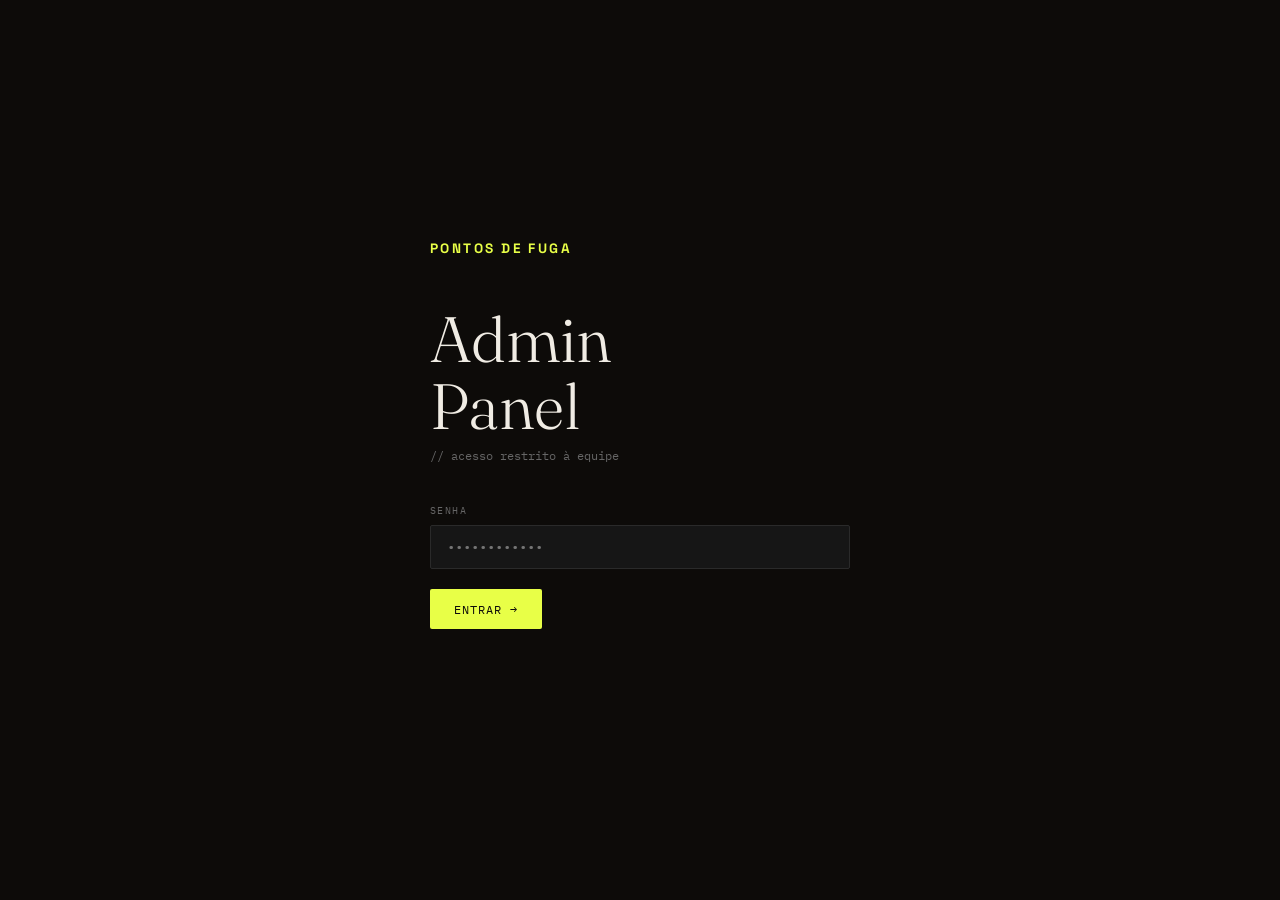
<file: admin.html>
<!DOCTYPE html>
<html lang="pt">
<head>
  <meta charset="UTF-8">
  <meta name="viewport" content="width=device-width, initial-scale=1.0">
  <title>pontos de fuga — Admin</title>
  <link rel="preconnect" href="https://fonts.googleapis.com">
  <link rel="preconnect" href="https://fonts.gstatic.com" crossorigin>
  <link href="https://fonts.googleapis.com/css2?family=Fraunces:ital,opsz,wght@0,9..144,300;0,9..144,400;0,9..144,600;1,9..144,300;1,9..144,400;1,9..144,600&family=Space+Grotesk:wght@300;400;500;600;700&family=IBM+Plex+Mono:ital,wght@0,400;0,500;1,400&display=swap" rel="stylesheet">
  <link rel="stylesheet" href="style/style-base.css">
  <link rel="stylesheet" href="style/style-admin.css">
</head>
<body>

  <!-- ══ LOGIN ══════════════════════════════════════════════ -->
  <div id="loginScreen">
    <div class="login-box">
      <div class="login-logo">pontos de fuga</div>
      <h1 class="login-title">Admin<br>Panel</h1>
      <p class="login-sub">// acesso restrito à equipe</p>
      <div class="field">
        <label>Senha</label>
        <input type="password" id="passwordInput" placeholder="••••••••••••">
      </div>
      <button class="btn btn-primary" id="loginBtn" onclick="doLogin()">Entrar →</button>
      <p id="loginErr"></p>
    </div>
  </div>

  <!-- ══ SETUP (primeira vez — nenhuma senha cadastrada) ════ -->
  <div id="setupScreen">
    <div class="login-box">
      <div class="login-logo">pontos de fuga</div>
      <h1 class="login-title">Primeiro<br>acesso</h1>
      <p class="login-sub">// configure sua senha de acesso</p>
      <div class="field">
        <label>Seu nome</label>
        <input type="text" id="setupLabel" placeholder="ex: Pedro">
      </div>
      <div class="field">
        <label>GitHub Token</label>
        <input type="password" id="setupToken" placeholder="ghp_xxxxxxxxxxxxxxxxxxxx">
      </div>
      <div class="field">
        <label>Senha que deseja usar</label>
        <input type="password" id="setupPassword" placeholder="escolha uma senha forte">
      </div>
      <button class="btn btn-primary" id="setupBtn" onclick="doSetup()">Salvar e entrar →</button>
      <p id="setupErr"></p>
    </div>
  </div>

  <!-- ══ APP ════════════════════════════════════════════════ -->
  <div id="app">

    <div class="adm-topbar">
      <button class="adm-menu-btn" onclick="toggleAdmDrawer()" aria-label="Menu">☰</button>
      <span class="adm-topbar-logo">pontos de fuga / admin</span>
      <div class="adm-topbar-right">
        <span id="saveStatus" class="save-status">carregando…</span>
        <button class="btn btn-primary" id="saveBtn" onclick="saveAll()" disabled>
          <span id="saveBtnText">Salvar no GitHub</span>
        </button>
        <button class="btn btn-secondary btn-small" onclick="doLogout()">Sair</button>
      </div>
    </div>

    <div class="adm-drawer-backdrop" id="admDrawerBackdrop" onclick="toggleAdmDrawer()"></div>
    <div class="adm-layout">

      <!-- SIDEBAR -->
      <aside class="adm-sidebar">
        <span class="sidebar-section">Catálogo</span>
        <button class="nav-btn active" onclick="showPanel('films')">Produções <span id="filmsCount"></span></button>
        <button class="nav-btn" onclick="showPanel('upcoming')">Em produção <span id="upcomingCount"></span></button>
        <span class="sidebar-section">Institucional</span>
        <button class="nav-btn" onclick="showPanel('festivais')">Festivais</button>
<button class="nav-btn" onclick="showPanel('parceiros')">Parceiros</button>
        <span class="sidebar-section">Páginas</span>
        <button class="nav-btn" onclick="showPanel('pag-principal')">Pág. principal</button>
        <button class="nav-btn" onclick="showPanel('pag-producoes')">Produções</button>
        <button class="nav-btn" onclick="showPanel('pag-historia')">Nossa história</button>
        <button class="nav-btn" onclick="showPanel('pag-vemai')">Vem aí</button>
        <button class="nav-btn" onclick="showPanel('pag-contato')">Contato</button>
        <span class="sidebar-section">Sistema</span>
        <button class="nav-btn" onclick="showPanel('estilo')">Estilo</button>
        <button class="nav-btn" onclick="showPanel('tipografia')">Tipografia</button>
        <button class="nav-btn" onclick="showPanel('links')">Links</button>
        <button class="nav-btn" onclick="showPanel('acessos')">Acessos</button>
      </aside>

      <!-- CONTENT -->
      <main class="adm-content">

        <div class="section-panel active" id="panel-films">
          <div class="panel-header">
            <span class="panel-title">Produções</span>
            <span class="panel-count" id="filmsPanelCount"></span>
          </div>
          <div id="filmsList"></div>
          <button class="add-btn" onclick="addFilm()">+ adicionar produção</button>

          <!-- ── OUTRAS PRODUÇÕES ── -->
          <div class="panel-header" style="margin-top:2.5rem">
            <span class="panel-title" style="font-size:16px">Outras Produções</span>
            <span class="panel-count" id="otherPanelCount"></span>
          </div>
          <div id="otherProductionsList"></div>
          <button class="add-btn" onclick="addOtherProduction()">+ adicionar outra produção</button>
        </div>

        <div class="section-panel" id="panel-upcoming">
          <div class="panel-header">
            <span class="panel-title">Em produção</span>
            <span class="panel-count" id="upcomingPanelCount"></span>
          </div>
          <div id="upcomingList"></div>
          <button class="add-btn" onclick="addUpcoming()">+ adicionar produção</button>
        </div>

        <div class="section-panel" id="panel-festivais">
          <div class="panel-header">
            <span class="panel-title">Festivais</span>
            <span class="panel-count" id="festivalPanelCount"></span>
          </div>
          <div id="festivaisList"></div>
          <button class="add-btn" onclick="addFestival()">+ adicionar festival</button>
        </div>

        <div class="section-panel" id="panel-parceiros">
          <div class="panel-header"><span class="panel-title">Parceiros</span></div>
          <div id="parceirosForm"></div>
        </div>

        <!-- ── NOSSA HISTÓRIA ── -->
        <div class="section-panel" id="panel-pag-historia">
          <div class="panel-header"><span class="panel-title">Nossa história</span></div>
          <div id="pagHistoriaForm"></div>
        </div>

        <!-- ── PÁG. PRINCIPAL ── -->
        <div class="section-panel" id="panel-pag-principal">
          <div class="panel-header"><span class="panel-title">Pág. principal</span></div>
          <div id="pagPrincipalForm"></div>
        </div>

        <!-- ── PRODUÇÕES ── -->
        <div class="section-panel" id="panel-pag-producoes">
          <div class="panel-header"><span class="panel-title">Produções</span></div>
          <div id="pagProducoesForm"></div>
        </div>

        <!-- ── VEM AÍ ── -->
        <div class="section-panel" id="panel-pag-vemai">
          <div class="panel-header"><span class="panel-title">Vem aí</span></div>
          <div id="pagVemaiForm"></div>
        </div>

        <!-- ── CONTATO ── -->
        <div class="section-panel" id="panel-pag-contato">
          <div class="panel-header"><span class="panel-title">Contato</span></div>
          <div id="pagContatoForm"></div>
        </div>

        <!-- ── ESTILO ── -->
        <div class="section-panel" id="panel-estilo">
          <div class="panel-header"><span class="panel-title">Estilo</span></div>
          <div id="estiloForm"></div>
        </div>

        <!-- ── TIPOGRAFIA ── -->
        <div class="section-panel" id="panel-tipografia">
          <div class="panel-header"><span class="panel-title">Tipografia</span></div>
          <div id="tipografiaForm"></div>
        </div>

        <!-- ── LINKS ── -->
        <div class="section-panel" id="panel-links">
          <div class="panel-header"><span class="panel-title">Links</span></div>
          <div id="linksForm"></div>
        </div>

        <!-- ── ACESSOS ── -->
        <div class="section-panel" id="panel-acessos">
          <div class="panel-header"><span class="panel-title">Gerenciar acessos</span></div>

          <div id="acessosList" style="margin-bottom:2rem"></div>

          <div class="card">
            <div class="card-header" onclick="toggleCard('card-add-access')">
              <div class="card-header-left">
                <span class="card-name">Adicionar novo acesso</span>
              </div>
              <span class="card-chevron">▼</span>
            </div>
            <div class="card-body" id="card-add-access">
              <div class="fields-grid">
                <div class="field"><label>Nome do usuário</label><input id="newLabel" placeholder="ex: Ana"></div>
                <div class="field"></div>
                <div class="field full"><label>GitHub Token</label><input type="password" id="newToken" placeholder="ghp_xxxxxxxxxxxxxxxxxxxx"></div>
                <div class="field full"><label>Senha</label><input type="password" id="newPassword" placeholder="senha que o usuário vai usar"></div>
              </div>
              <div class="card-actions">
                <button class="btn btn-primary" id="addAccessBtn" onclick="addAccess()">+ adicionar acesso</button>
              </div>
            </div>
          </div>

        </div>

      </main>
    </div>
  </div>

  <div id="toast"></div>

  <script src="scripts/data.js"></script>
  <script src="scripts/script-admin.js"></script>
</body>
</html>
</file>
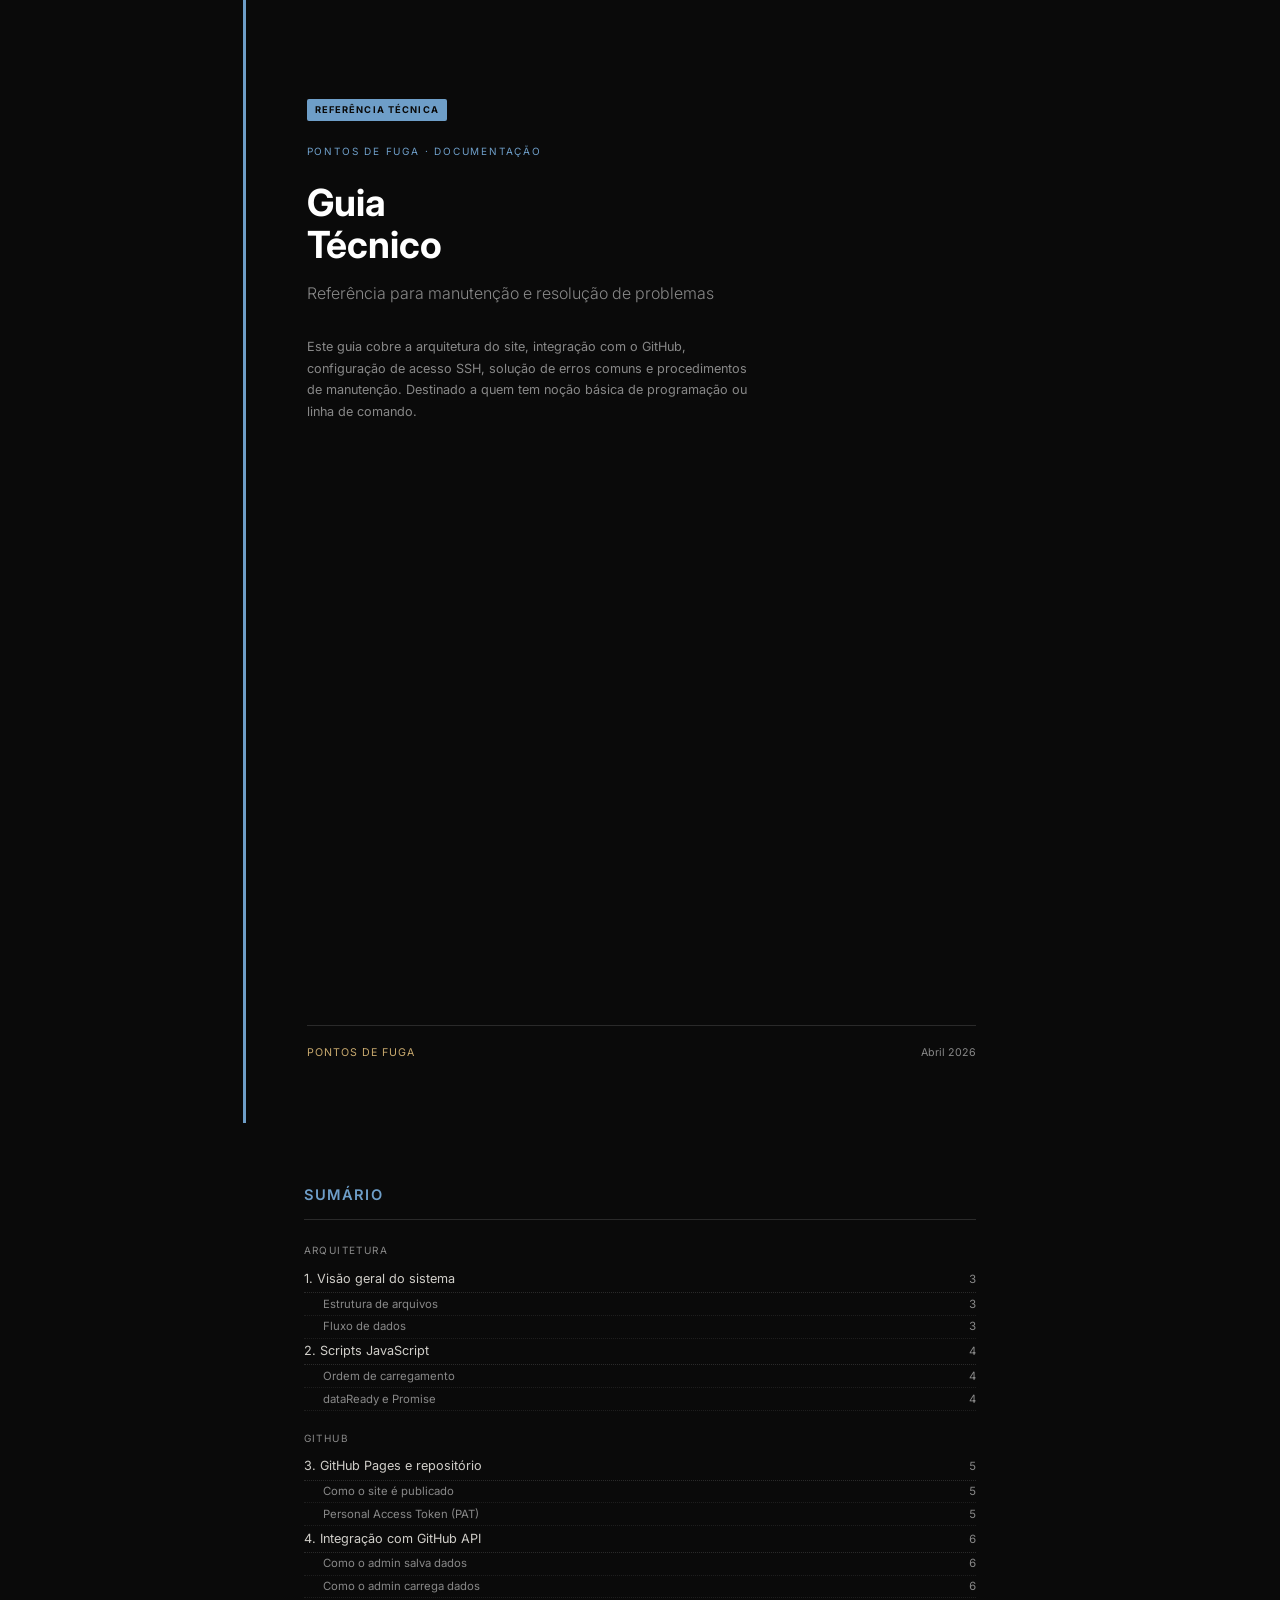
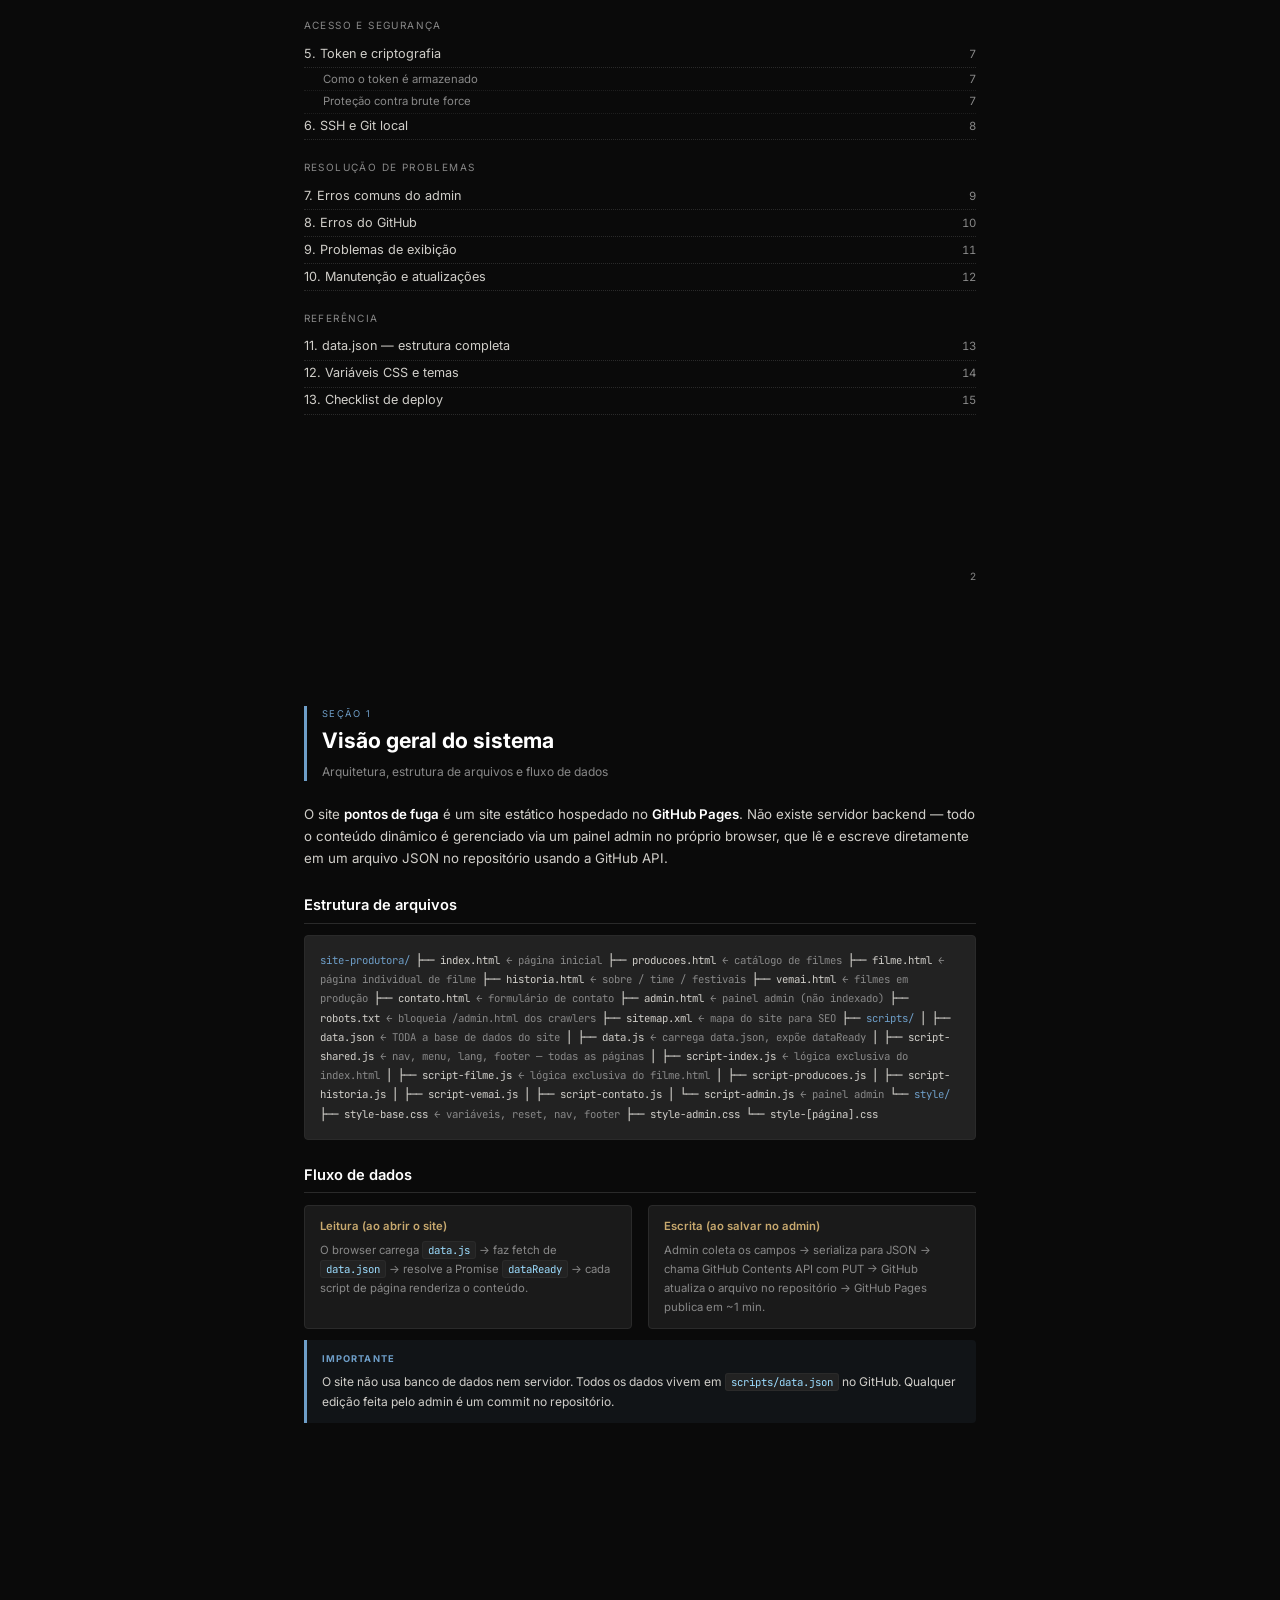
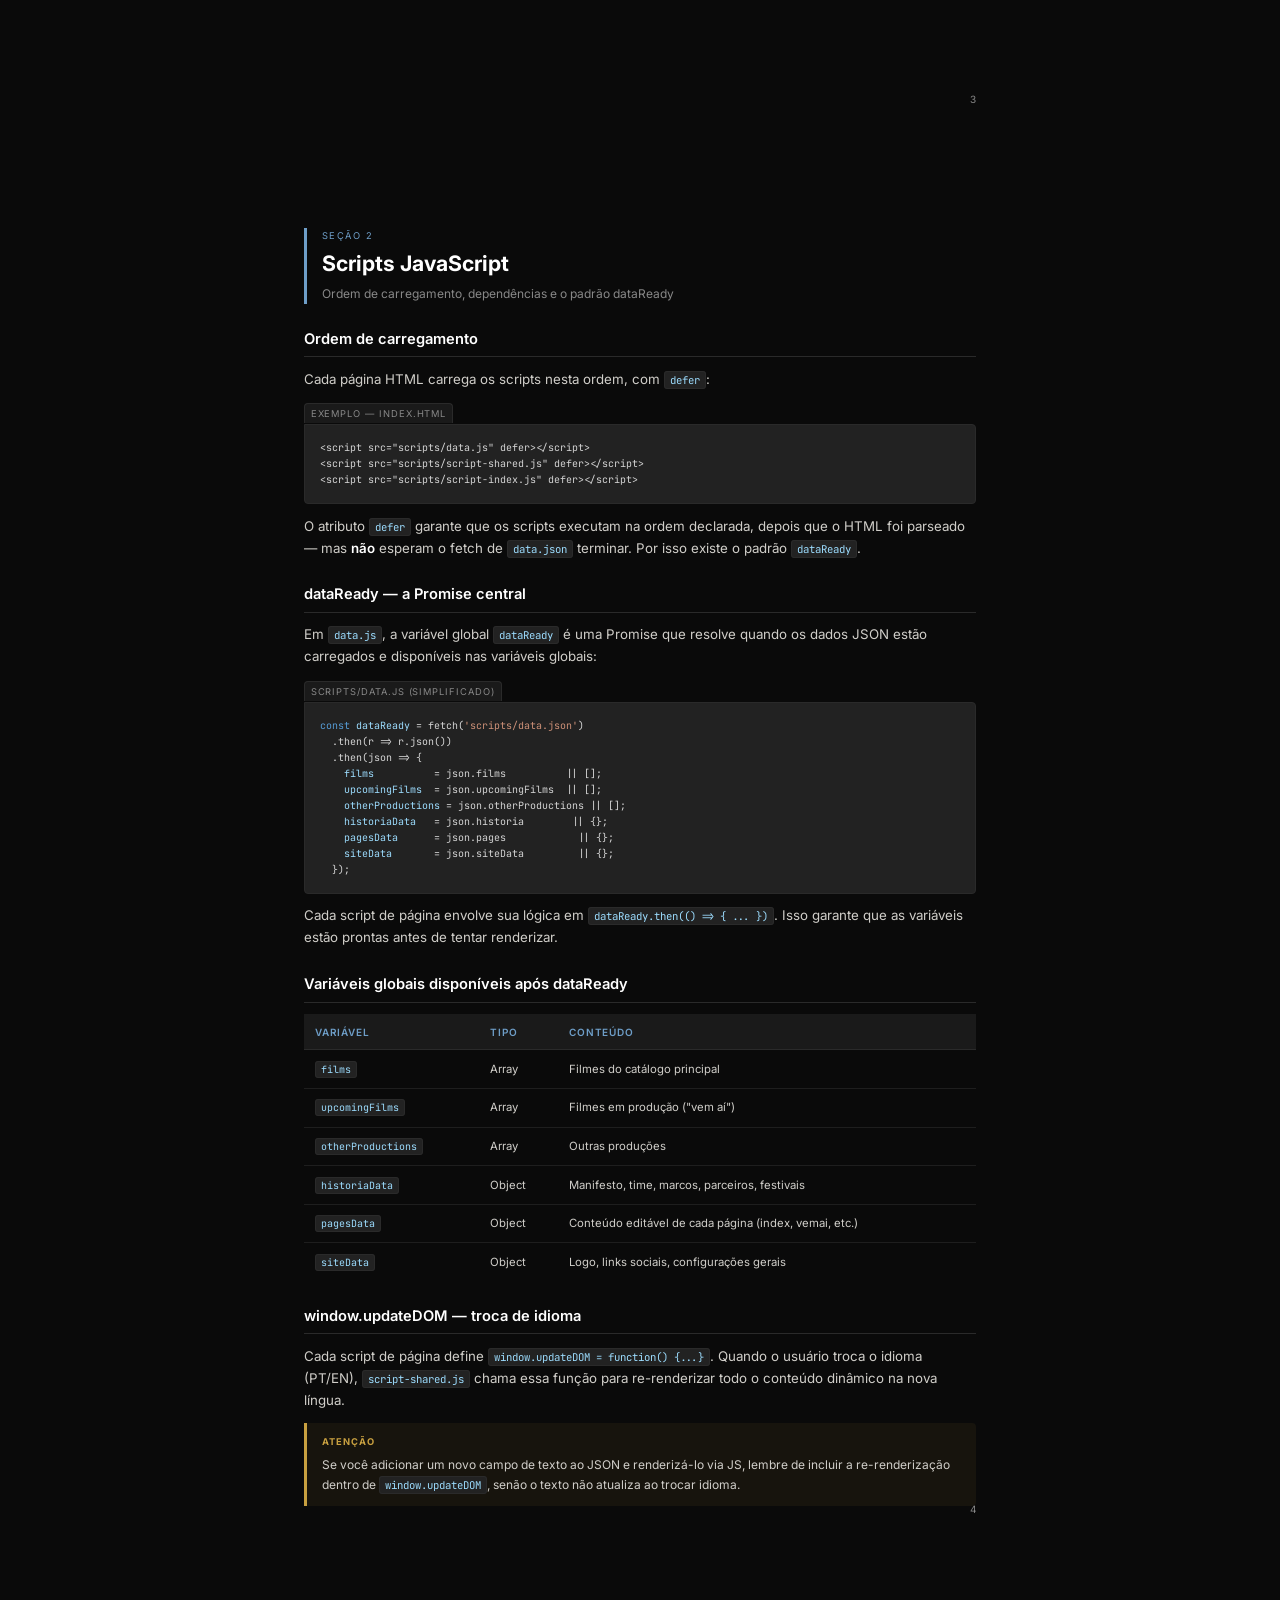
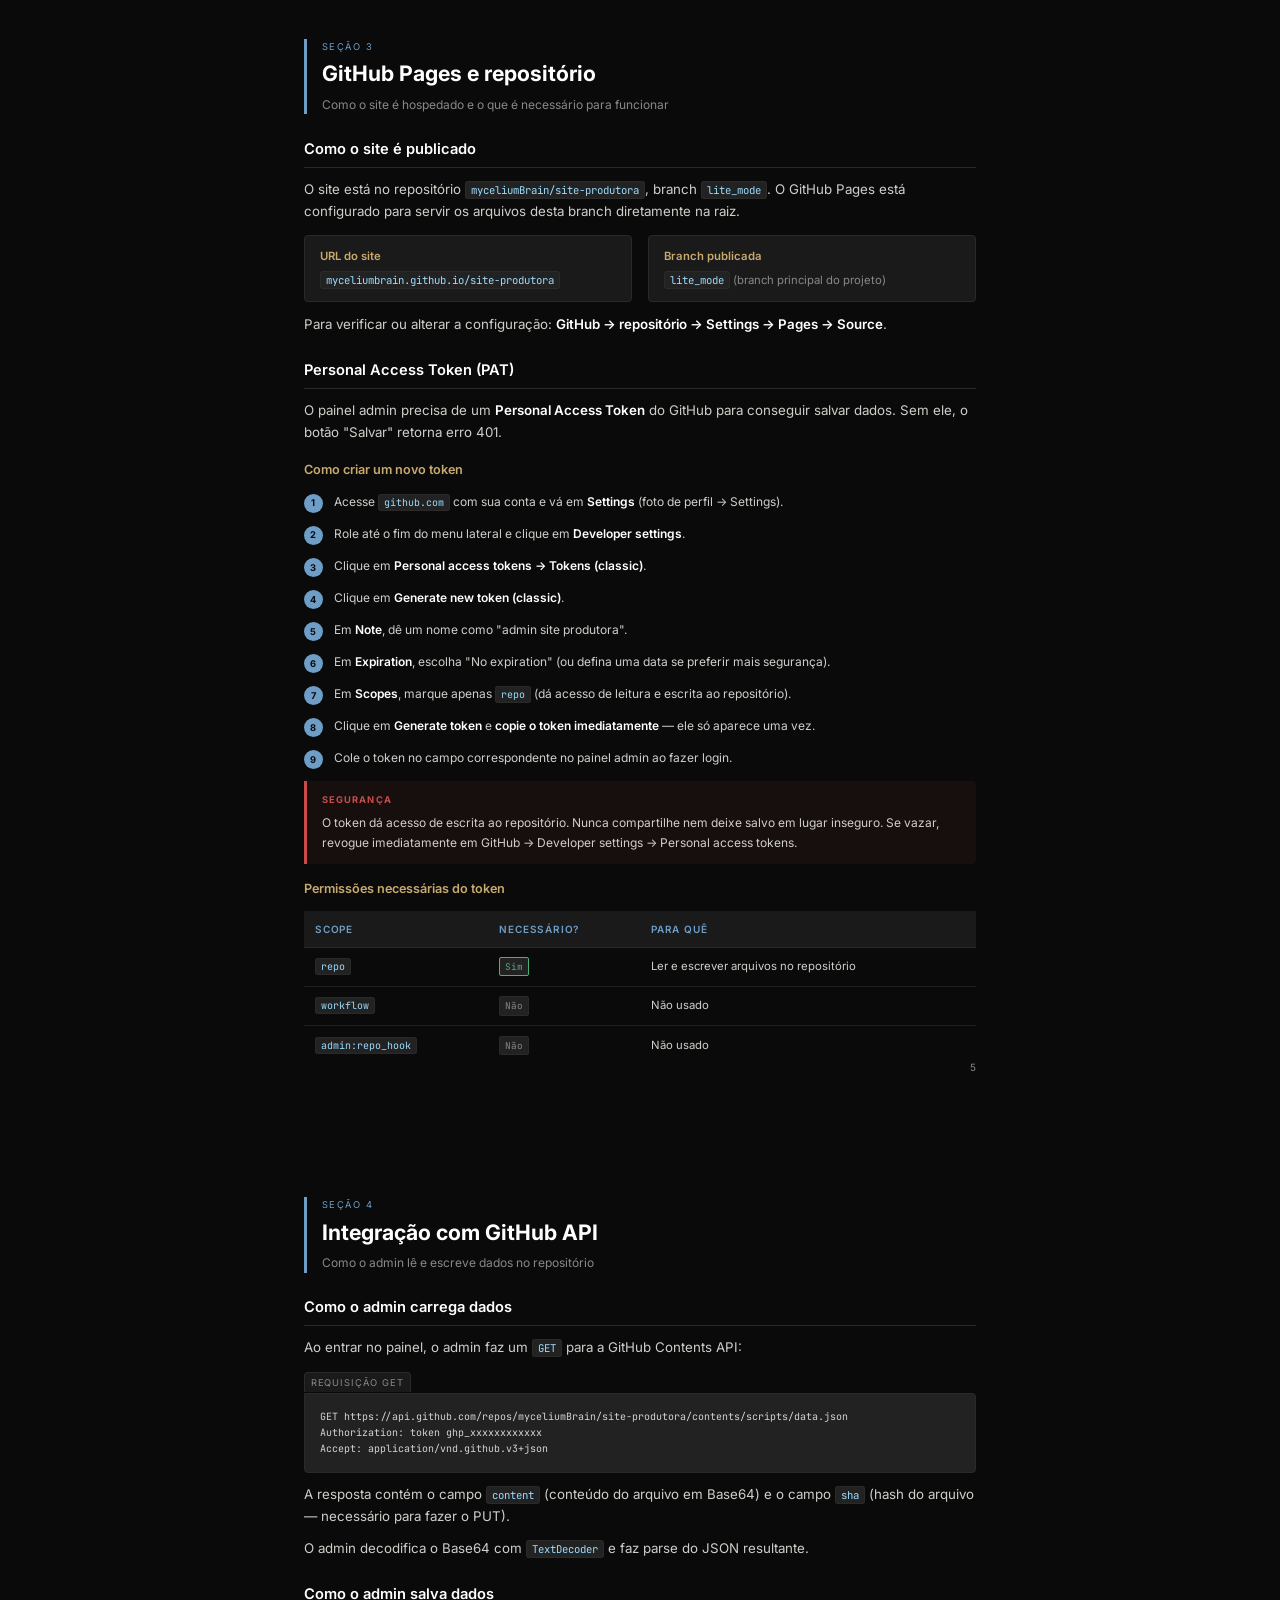
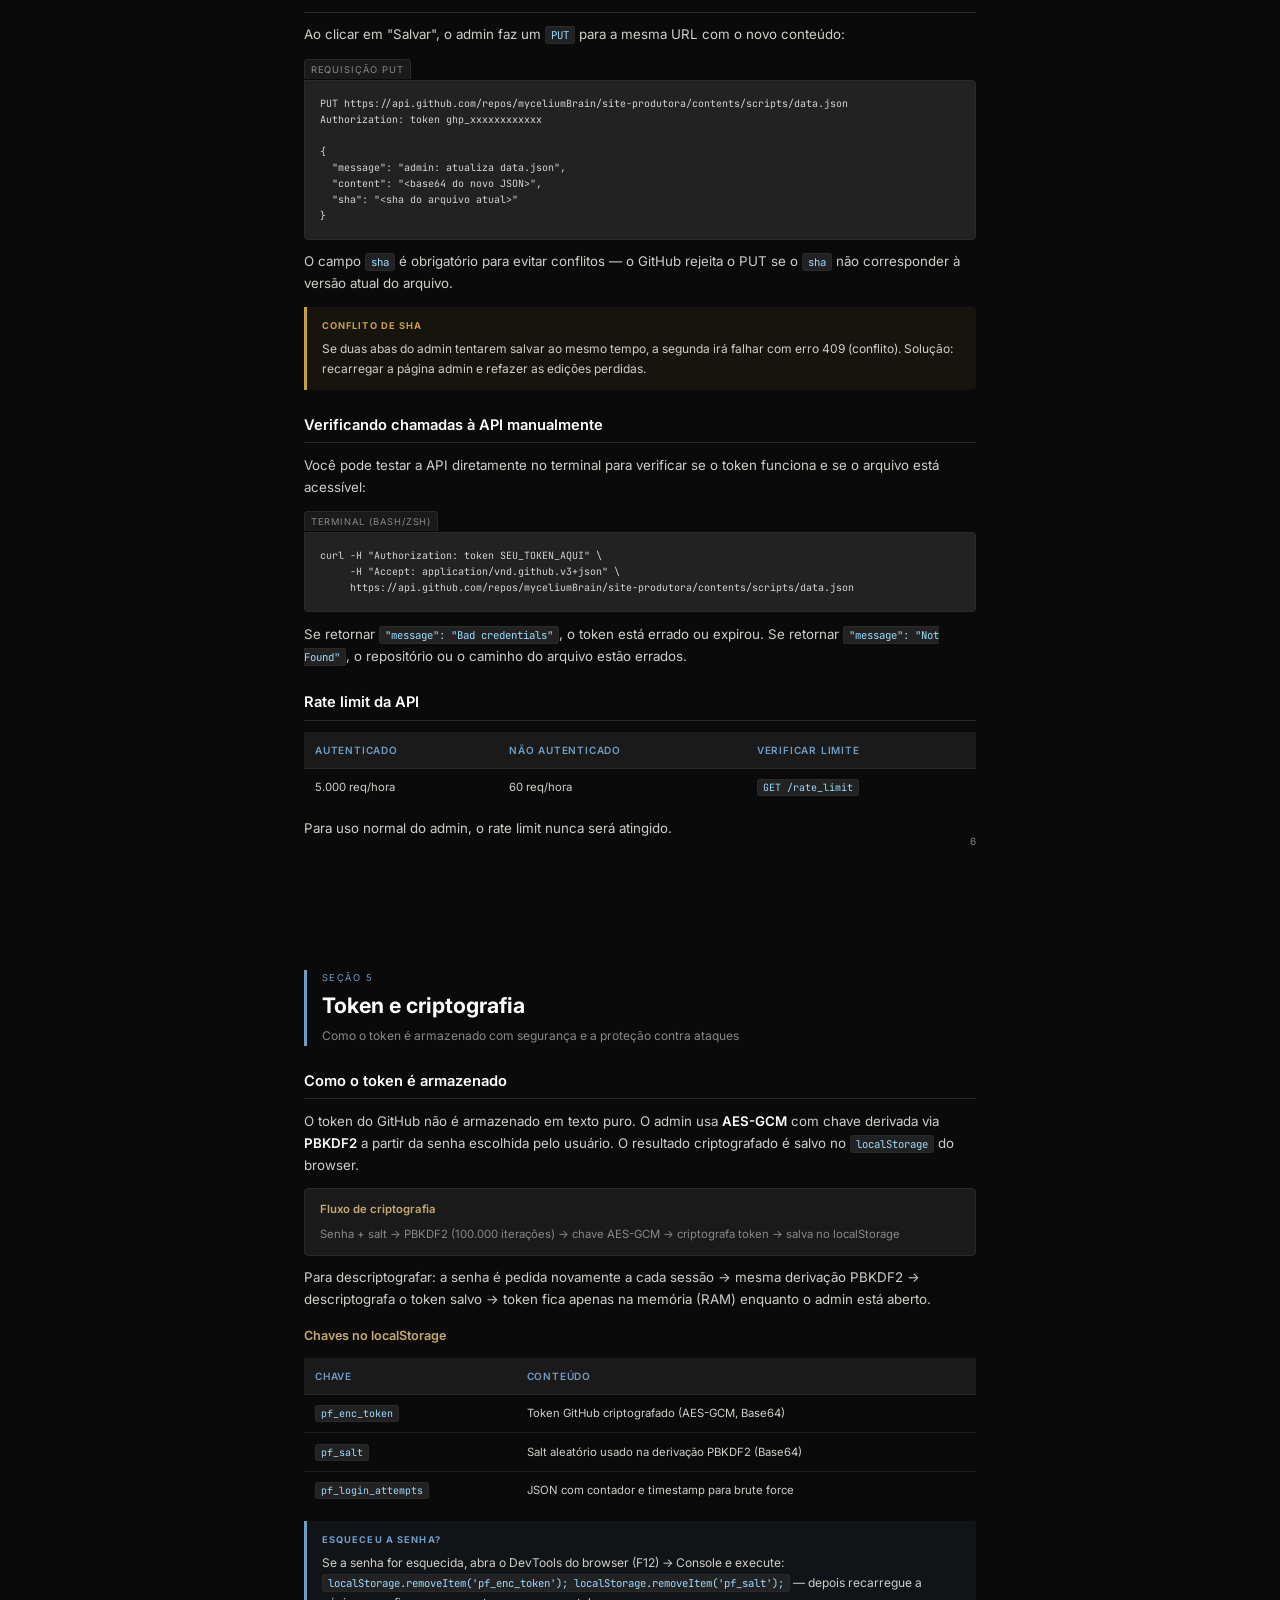
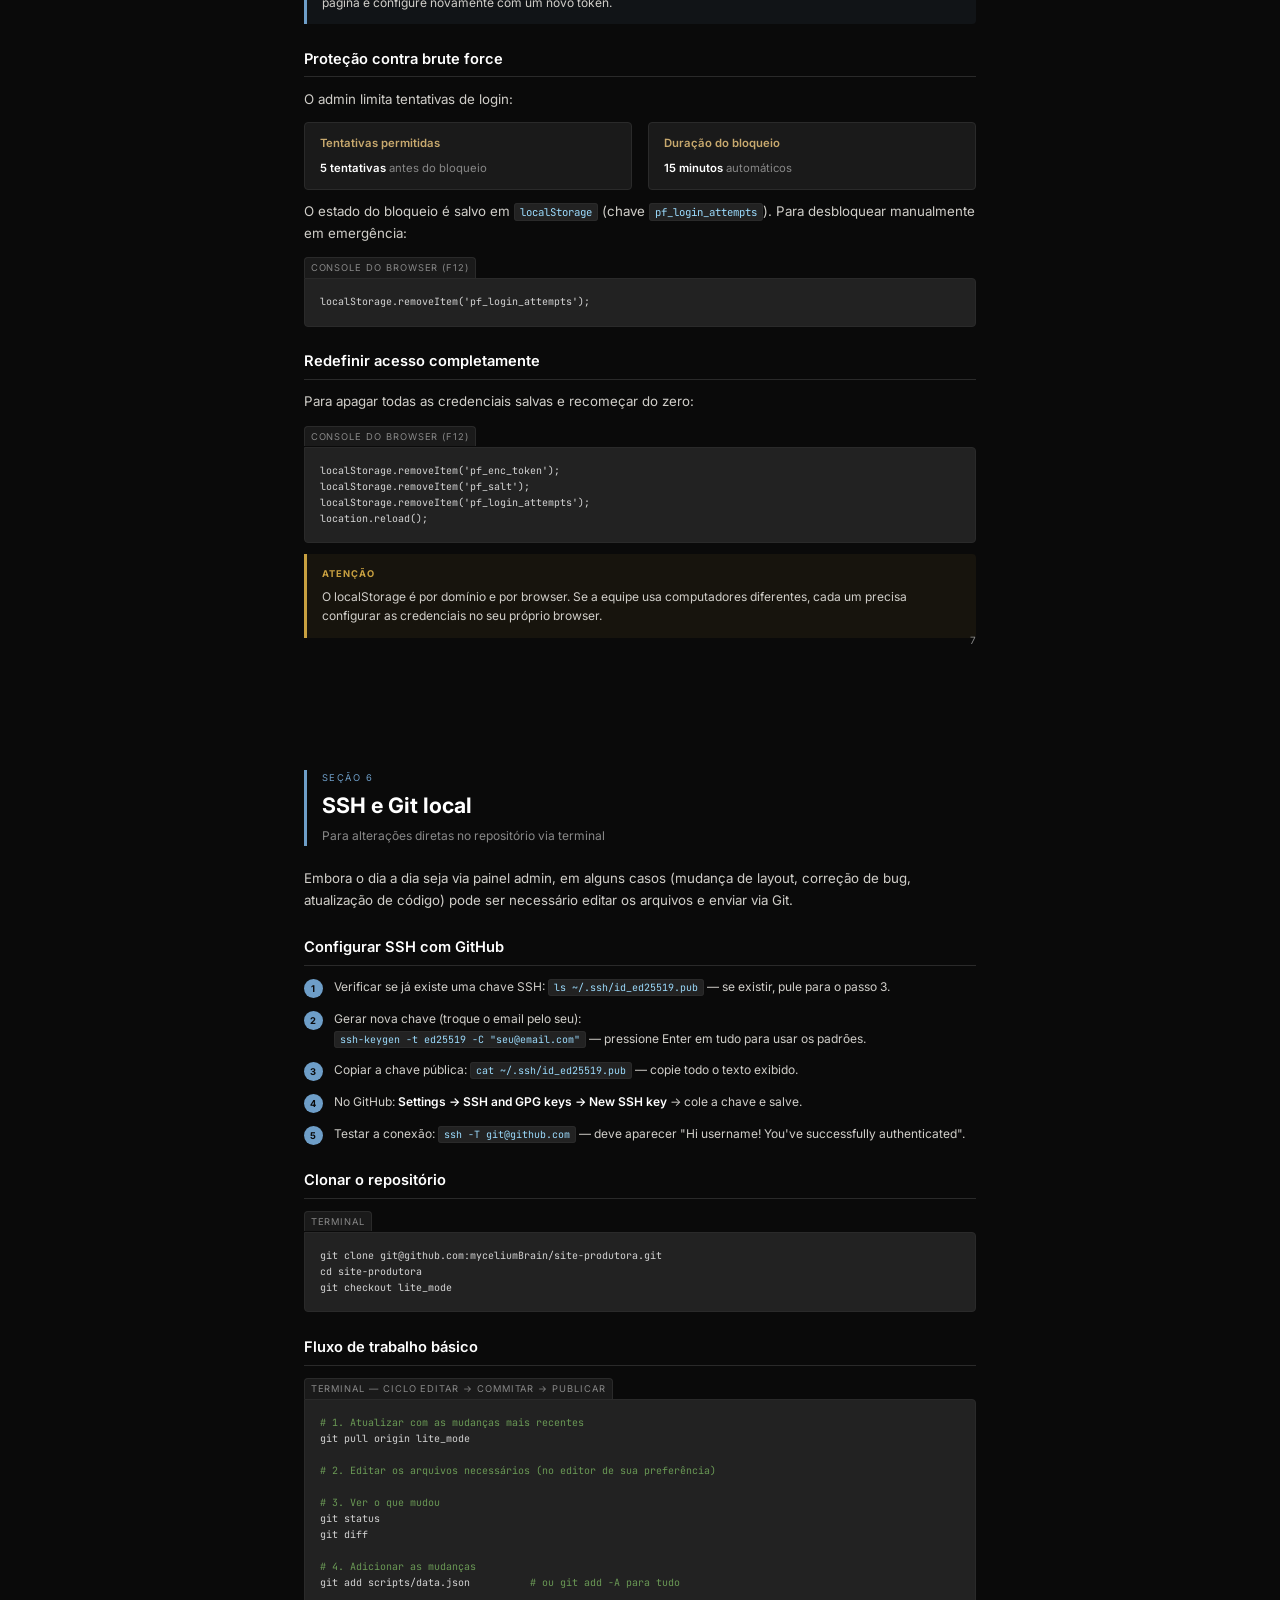
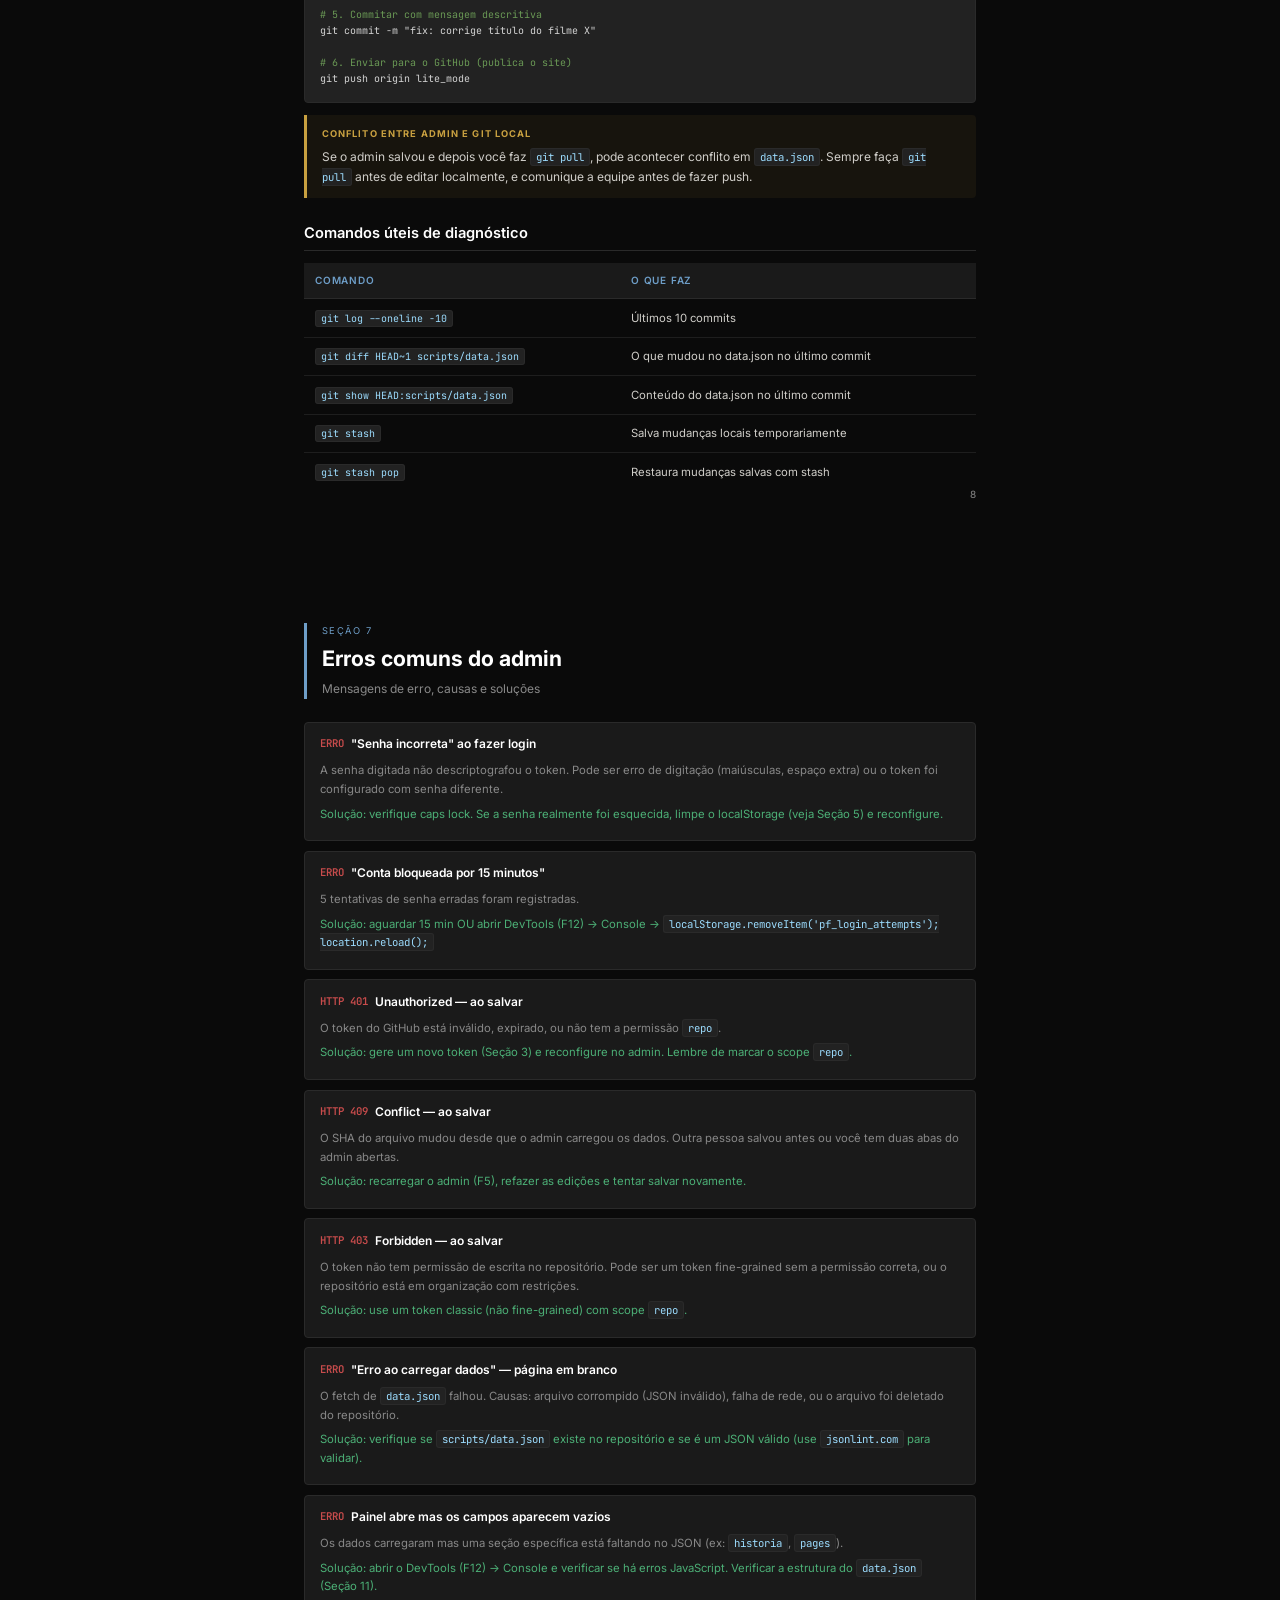
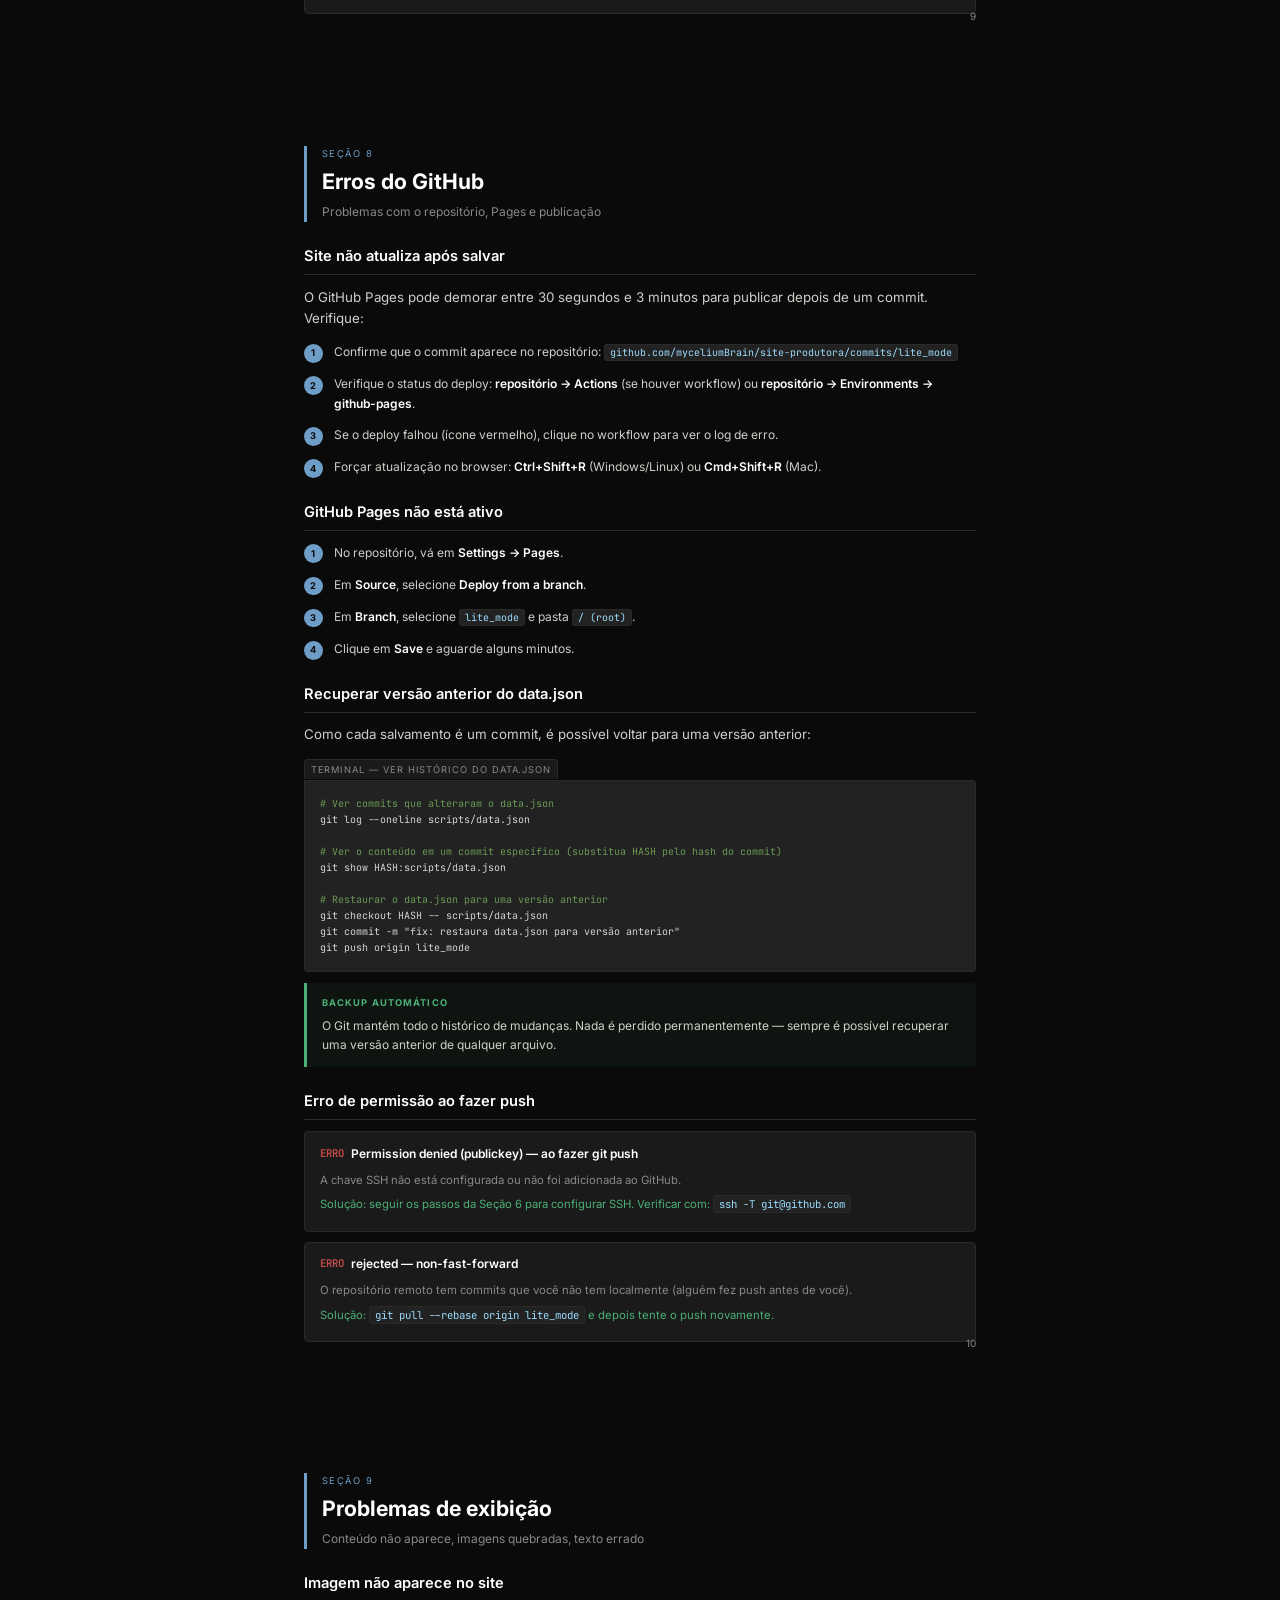
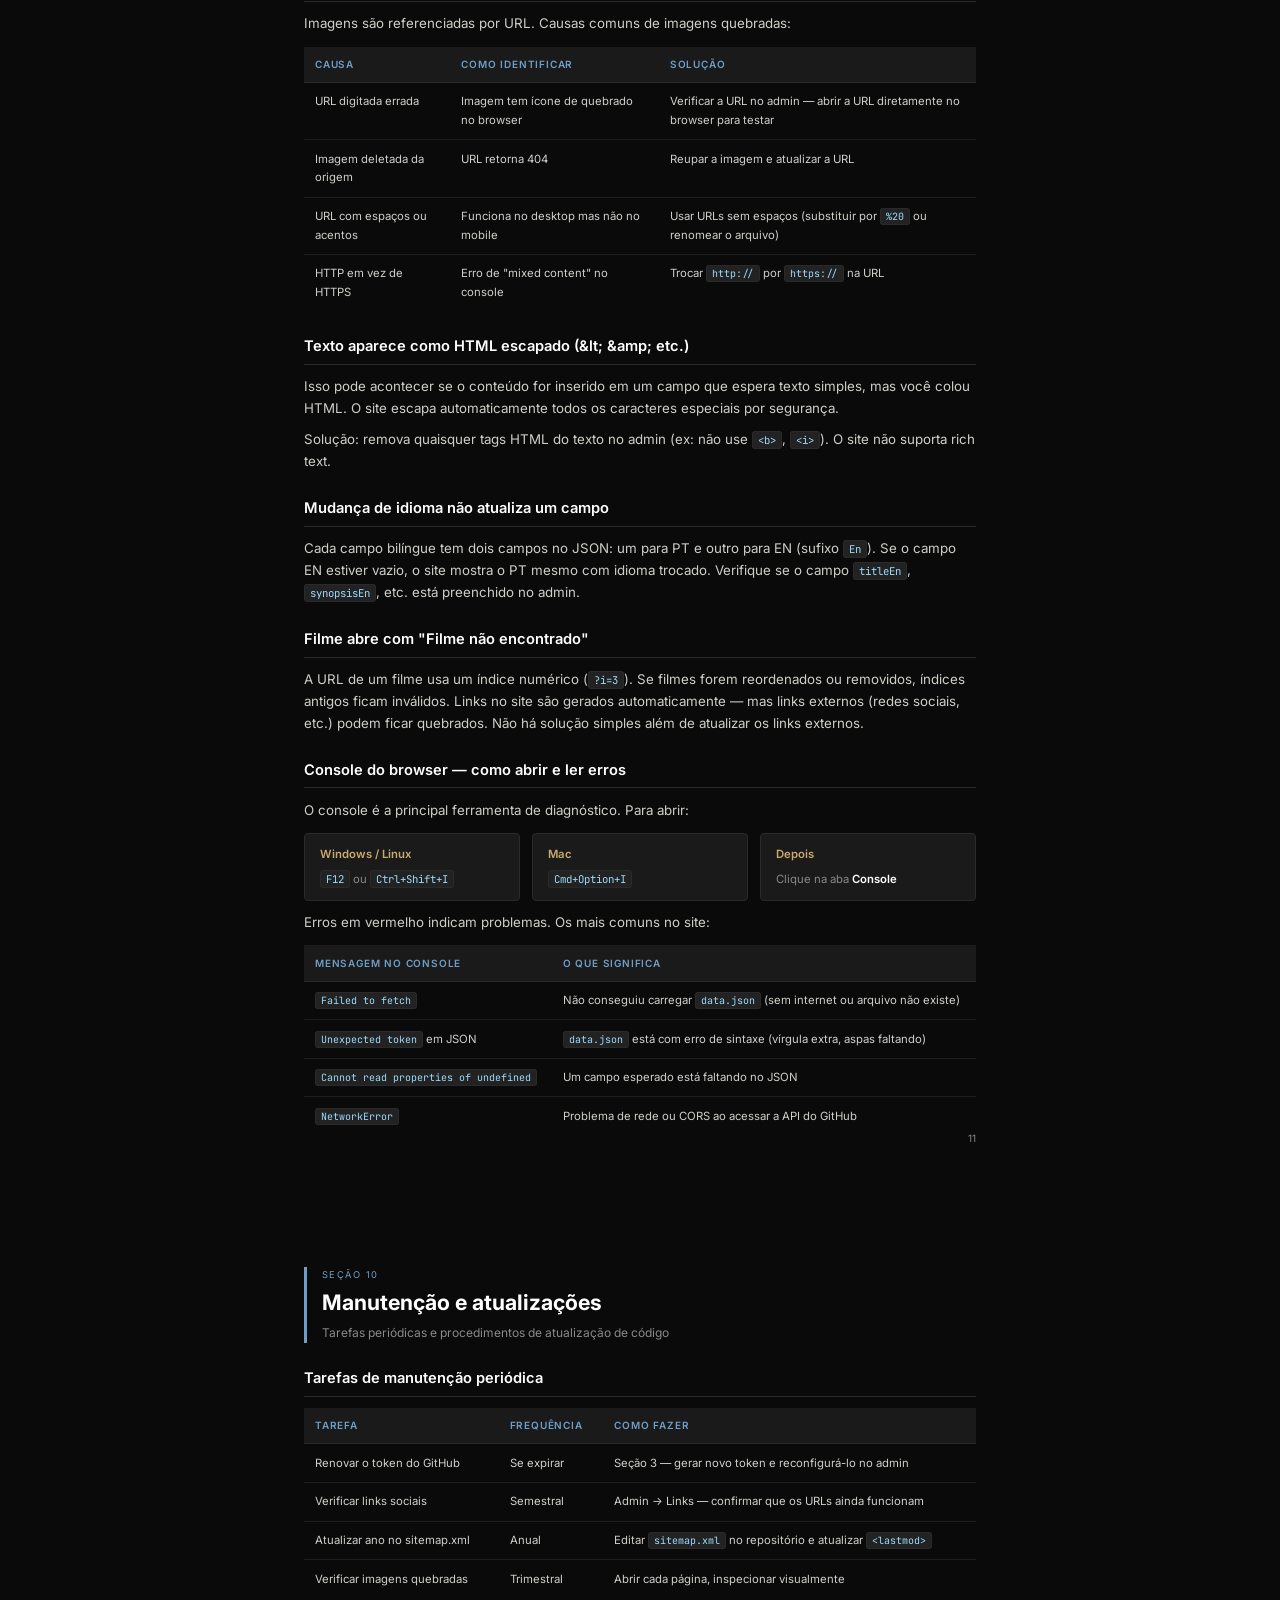
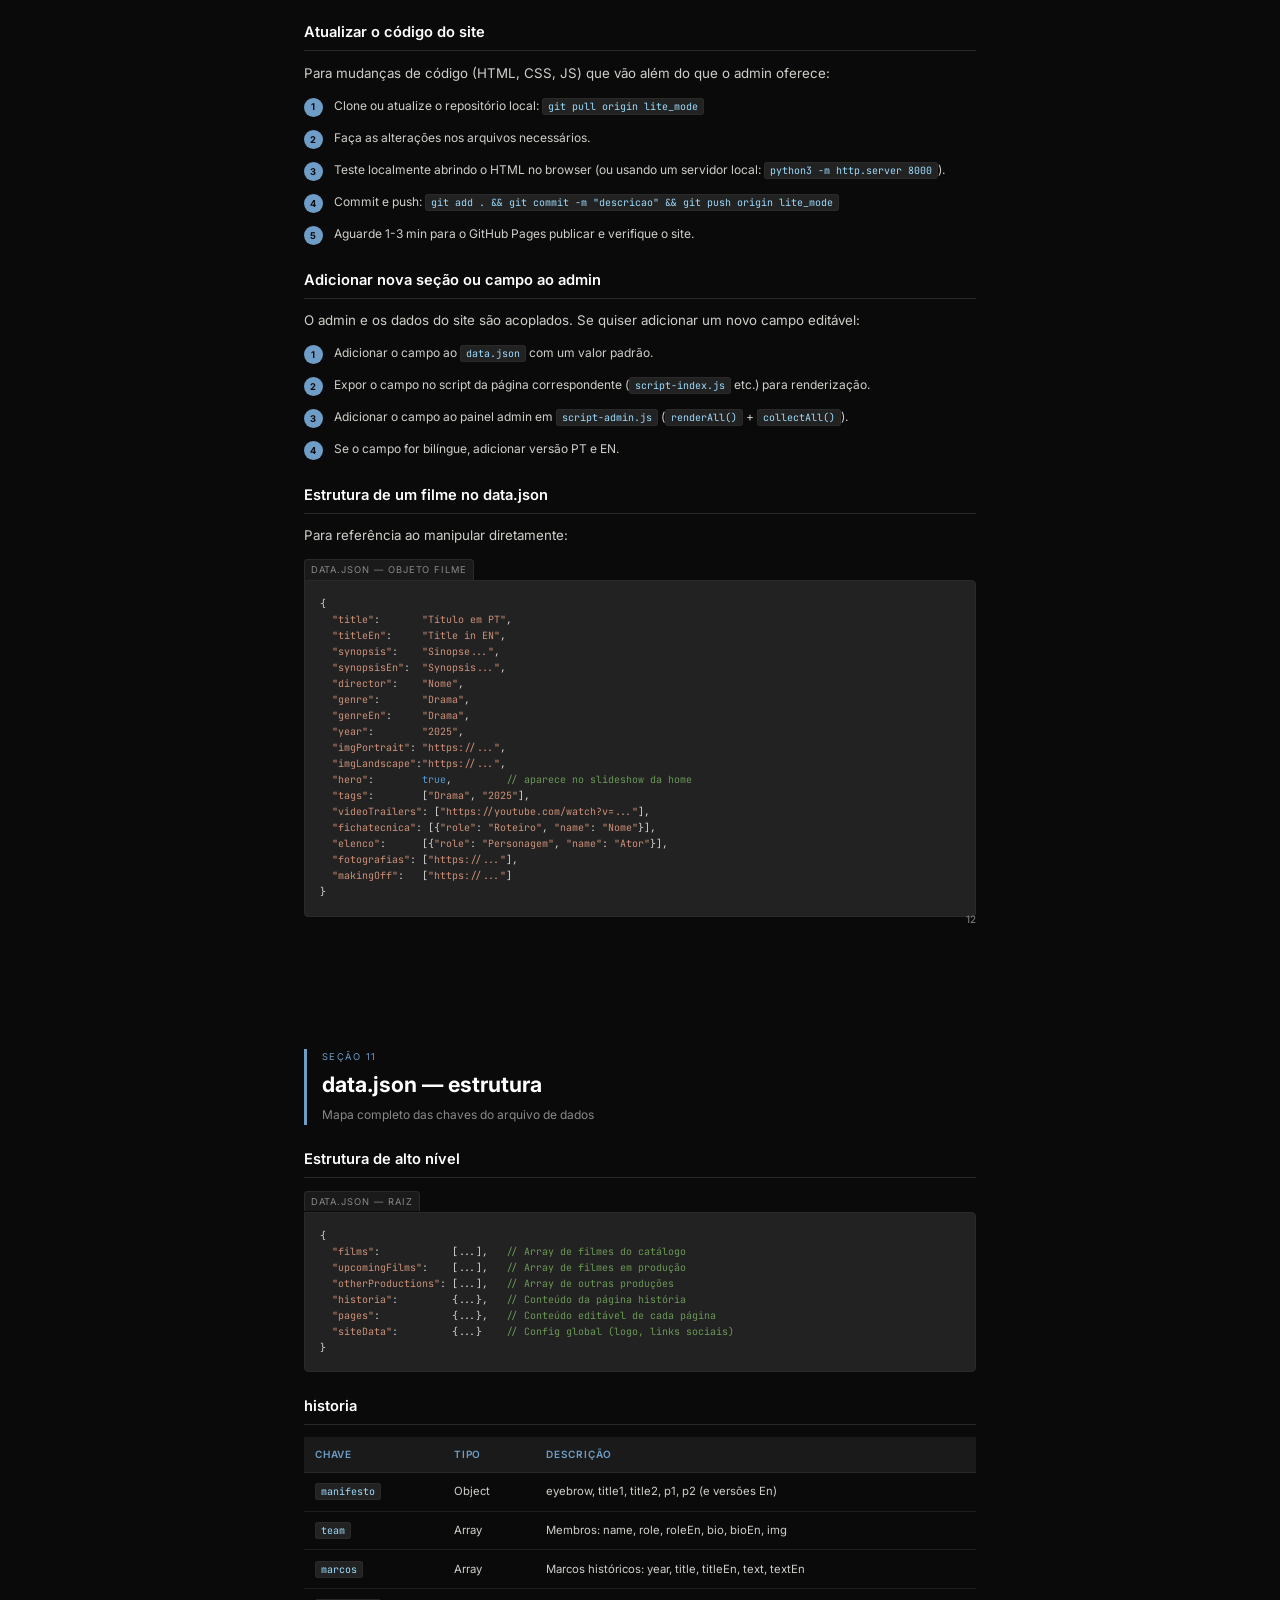
<file: docs/guia-tecnico.html>
<!DOCTYPE html>
<html lang="pt-BR">
<head>
<meta charset="UTF-8">
<meta name="viewport" content="width=device-width, initial-scale=1.0">
<title>Guia Técnico — pontos de fuga</title>
<style>
  @import url('https://fonts.googleapis.com/css2?family=Inter:wght@300;400;500;600;700&family=JetBrains+Mono:wght@400;500&display=swap');

  :root {
    --black: #0a0a0a;
    --dark: #111111;
    --surface: #1a1a1a;
    --surface2: #222222;
    --border: #2a2a2a;
    --muted: #666;
    --text: #d0cec9;
    --text-dim: #888;
    --accent: #c8a96e;
    --accent2: #6e9ec8;
    --green: #4caf76;
    --red: #c84c4c;
    --yellow: #c8a040;
    --page-w: 210mm;
    --pad: 16mm;
  }

  * { box-sizing: border-box; margin: 0; padding: 0; }

  body {
    font-family: 'Inter', sans-serif;
    background: var(--black);
    color: var(--text);
    font-size: 10pt;
    line-height: 1.65;
    -webkit-print-color-adjust: exact;
    print-color-adjust: exact;
  }

  /* ── PAGES ── */
  .page {
    width: var(--page-w);
    min-height: 297mm;
    margin: 0 auto;
    padding: var(--pad);
    position: relative;
    page-break-after: always;
    break-after: page;
  }

  @media print {
    body { background: #0a0a0a; }
    .page { page-break-after: always; }
  }

  /* ── COVER ── */
  .cover {
    background: var(--black);
    display: flex;
    flex-direction: column;
    justify-content: space-between;
    border-left: 3px solid var(--accent2);
  }
  .cover-top { padding-top: 10mm; }
  .cover-label {
    font-size: 7.5pt;
    letter-spacing: 0.18em;
    text-transform: uppercase;
    color: var(--accent2);
    margin-bottom: 6mm;
  }
  .cover-title {
    font-size: 28pt;
    font-weight: 700;
    color: #fff;
    line-height: 1.1;
    margin-bottom: 4mm;
  }
  .cover-subtitle {
    font-size: 12pt;
    font-weight: 300;
    color: var(--text-dim);
    margin-bottom: 8mm;
  }
  .cover-desc {
    font-size: 9.5pt;
    color: var(--text-dim);
    line-height: 1.7;
    max-width: 120mm;
  }
  .cover-bottom {
    border-top: 1px solid var(--border);
    padding-top: 5mm;
    display: flex;
    justify-content: space-between;
    align-items: flex-end;
  }
  .cover-org { font-size: 8pt; color: var(--accent); letter-spacing: 0.1em; text-transform: uppercase; }
  .cover-date { font-size: 8pt; color: var(--text-dim); }
  .cover-badge {
    display: inline-block;
    background: var(--accent2);
    color: var(--black);
    font-size: 7pt;
    font-weight: 700;
    letter-spacing: 0.12em;
    text-transform: uppercase;
    padding: 3px 8px;
    border-radius: 2px;
    margin-bottom: 6mm;
  }

  /* ── TOC ── */
  .toc-title {
    font-size: 11pt;
    font-weight: 600;
    color: var(--accent2);
    letter-spacing: 0.08em;
    text-transform: uppercase;
    margin-bottom: 6mm;
    padding-bottom: 3mm;
    border-bottom: 1px solid var(--border);
  }
  .toc-section { margin-bottom: 5mm; }
  .toc-section-label {
    font-size: 7.5pt;
    letter-spacing: 0.14em;
    text-transform: uppercase;
    color: var(--text-dim);
    margin-bottom: 2mm;
  }
  .toc-item {
    display: flex;
    justify-content: space-between;
    align-items: baseline;
    padding: 2.5px 0;
    border-bottom: 1px dotted var(--border);
  }
  .toc-item-name { font-size: 9.5pt; color: var(--text); }
  .toc-item-page { font-size: 8.5pt; color: var(--text-dim); font-variant-numeric: tabular-nums; }
  .toc-sub {
    padding-left: 5mm;
    padding: 1.5px 0 1.5px 5mm;
    border-bottom: 1px dotted #1e1e1e;
  }
  .toc-sub .toc-item-name { font-size: 8.5pt; color: var(--text-dim); }

  /* ── SECTION PAGES ── */
  .section-header {
    border-left: 3px solid var(--accent2);
    padding-left: 4mm;
    margin-bottom: 6mm;
  }
  .section-eyebrow {
    font-size: 7pt;
    letter-spacing: 0.16em;
    text-transform: uppercase;
    color: var(--accent2);
    margin-bottom: 2mm;
  }
  .section-title {
    font-size: 16pt;
    font-weight: 700;
    color: #fff;
    line-height: 1.2;
  }
  .section-sub {
    font-size: 9pt;
    color: var(--text-dim);
    margin-top: 2mm;
  }

  /* ── TYPOGRAPHY ── */
  h2 {
    font-size: 11pt;
    font-weight: 600;
    color: #fff;
    margin: 6mm 0 3mm;
    padding-bottom: 1.5mm;
    border-bottom: 1px solid var(--border);
  }
  h3 {
    font-size: 9.5pt;
    font-weight: 600;
    color: var(--accent);
    margin: 4mm 0 2mm;
  }
  h4 {
    font-size: 9pt;
    font-weight: 600;
    color: var(--text);
    margin: 3mm 0 1.5mm;
  }
  p { margin-bottom: 2.5mm; }
  p + p { margin-top: 0; }
  strong { color: #fff; font-weight: 600; }
  em { color: var(--accent); font-style: normal; }

  /* ── CODE ── */
  code {
    font-family: 'JetBrains Mono', monospace;
    font-size: 8pt;
    background: var(--surface2);
    color: #9cdcfe;
    padding: 1px 5px;
    border-radius: 3px;
    border: 1px solid var(--border);
  }
  pre {
    font-family: 'JetBrains Mono', monospace;
    font-size: 7.5pt;
    background: var(--surface2);
    border: 1px solid var(--border);
    border-radius: 4px;
    padding: 4mm;
    margin: 3mm 0;
    overflow: hidden;
    white-space: pre-wrap;
    word-break: break-all;
    line-height: 1.6;
    color: #d4d4d4;
  }
  pre .cm { color: #6a9955; } /* comment */
  pre .kw { color: #569cd6; } /* keyword */
  pre .st { color: #ce9178; } /* string */
  pre .fn { color: #dcdcaa; } /* function */
  pre .nm { color: #9cdcfe; } /* variable */
  pre .nu { color: #b5cea8; } /* number */

  /* ── CODE BLOCK WITH LABEL ── */
  .code-block { margin: 3mm 0; }
  .code-label {
    font-size: 7pt;
    letter-spacing: 0.1em;
    text-transform: uppercase;
    color: var(--text-dim);
    background: var(--surface);
    border: 1px solid var(--border);
    border-bottom: none;
    padding: 2px 6px;
    border-radius: 4px 4px 0 0;
    display: inline-block;
  }
  .code-block pre { margin-top: 0; border-radius: 0 4px 4px 4px; }

  /* ── CALLOUTS ── */
  .callout {
    border-left: 3px solid;
    padding: 3mm 4mm;
    margin: 3mm 0;
    border-radius: 0 4px 4px 0;
  }
  .callout-info { border-color: var(--accent2); background: rgba(110,158,200,0.07); }
  .callout-warn { border-color: var(--yellow); background: rgba(200,160,64,0.07); }
  .callout-danger { border-color: var(--red); background: rgba(200,76,76,0.07); }
  .callout-success { border-color: var(--green); background: rgba(76,175,118,0.07); }
  .callout-label {
    font-size: 7pt;
    font-weight: 700;
    letter-spacing: 0.12em;
    text-transform: uppercase;
    margin-bottom: 1.5mm;
  }
  .callout-info .callout-label { color: var(--accent2); }
  .callout-warn .callout-label { color: var(--yellow); }
  .callout-danger .callout-label { color: var(--red); }
  .callout-success .callout-label { color: var(--green); }
  .callout p { margin: 0; font-size: 9pt; }

  /* ── TABLES ── */
  table {
    width: 100%;
    border-collapse: collapse;
    margin: 3mm 0;
    font-size: 8.5pt;
  }
  th {
    background: var(--surface);
    color: var(--accent2);
    font-weight: 600;
    font-size: 7.5pt;
    letter-spacing: 0.08em;
    text-transform: uppercase;
    padding: 2.5mm 3mm;
    text-align: left;
    border-bottom: 1px solid var(--border);
  }
  td {
    padding: 2.5mm 3mm;
    border-bottom: 1px solid #1e1e1e;
    vertical-align: top;
  }
  tr:last-child td { border-bottom: none; }
  td code { font-size: 7.5pt; }

  /* ── STEP LIST ── */
  .steps { counter-reset: step; margin: 3mm 0; }
  .step {
    counter-increment: step;
    display: flex;
    gap: 3mm;
    margin-bottom: 3mm;
    align-items: flex-start;
  }
  .step::before {
    content: counter(step);
    background: var(--accent2);
    color: var(--black);
    font-size: 7pt;
    font-weight: 700;
    min-width: 5mm;
    height: 5mm;
    border-radius: 50%;
    display: flex;
    align-items: center;
    justify-content: center;
    flex-shrink: 0;
    margin-top: 0.5mm;
  }
  .step-content { flex: 1; }
  .step-content p { margin: 0; font-size: 9pt; }
  .step-content code { font-size: 7.5pt; }

  /* ── GRID ── */
  .grid-2 { display: grid; grid-template-columns: 1fr 1fr; gap: 4mm; margin: 3mm 0; }
  .grid-3 { display: grid; grid-template-columns: 1fr 1fr 1fr; gap: 3mm; margin: 3mm 0; }

  /* ── CARD ── */
  .card {
    background: var(--surface);
    border: 1px solid var(--border);
    border-radius: 4px;
    padding: 3mm 4mm;
  }
  .card-title {
    font-size: 8.5pt;
    font-weight: 600;
    color: var(--accent);
    margin-bottom: 1.5mm;
  }
  .card p { font-size: 8.5pt; margin: 0; color: var(--text-dim); }

  /* ── FILE TREE ── */
  .filetree {
    font-family: 'JetBrains Mono', monospace;
    font-size: 8pt;
    background: var(--surface2);
    border: 1px solid var(--border);
    border-radius: 4px;
    padding: 4mm;
    margin: 3mm 0;
    line-height: 1.8;
  }
  .filetree .dir { color: var(--accent2); }
  .filetree .file { color: var(--text); }
  .filetree .note { color: var(--text-dim); }

  /* ── DIVIDER ── */
  hr { border: none; border-top: 1px solid var(--border); margin: 5mm 0; }

  /* ── PAGE NUMBER ── */
  .page-num {
    position: absolute;
    bottom: var(--pad);
    right: var(--pad);
    font-size: 7.5pt;
    color: var(--text-dim);
  }

  /* ── TAG ── */
  .tag {
    display: inline-block;
    background: var(--surface2);
    border: 1px solid var(--border);
    border-radius: 2px;
    font-size: 7pt;
    font-family: 'JetBrains Mono', monospace;
    padding: 1px 5px;
    color: var(--text-dim);
  }
  .tag-blue { border-color: var(--accent2); color: var(--accent2); }
  .tag-green { border-color: var(--green); color: var(--green); }
  .tag-red { border-color: var(--red); color: var(--red); }
  .tag-yellow { border-color: var(--yellow); color: var(--yellow); }

  /* ── ERROR CARD ── */
  .error-card {
    background: var(--surface);
    border: 1px solid var(--border);
    border-radius: 4px;
    padding: 3mm 4mm;
    margin: 2.5mm 0;
  }
  .error-card-header {
    display: flex;
    align-items: center;
    gap: 2mm;
    margin-bottom: 2mm;
  }
  .error-card-code {
    font-family: 'JetBrains Mono', monospace;
    font-size: 8pt;
    color: var(--red);
    font-weight: 600;
  }
  .error-card-title { font-size: 9pt; font-weight: 600; color: #fff; }
  .error-card p { font-size: 8.5pt; color: var(--text-dim); margin: 0 0 1.5mm; }
  .error-card .fix { font-size: 8.5pt; color: var(--green); }
</style>
</head>
<body>

<!-- ═══════════════════════════════════════════
     CAPA
═══════════════════════════════════════════ -->
<div class="page cover">
  <div class="cover-top">
    <div class="cover-badge">Referência Técnica</div>
    <div class="cover-label">pontos de fuga · documentação</div>
    <h1 class="cover-title">Guia<br>Técnico</h1>
    <p class="cover-subtitle">Referência para manutenção e resolução de problemas</p>
    <p class="cover-desc">
      Este guia cobre a arquitetura do site, integração com o GitHub, configuração de acesso SSH,
      solução de erros comuns e procedimentos de manutenção. Destinado a quem tem noção básica
      de programação ou linha de comando.
    </p>
  </div>
  <div class="cover-bottom">
    <div class="cover-org">pontos de fuga</div>
    <div class="cover-date">Abril 2026</div>
  </div>
</div>

<!-- ═══════════════════════════════════════════
     SUMÁRIO
═══════════════════════════════════════════ -->
<div class="page">
  <div class="toc-title">Sumário</div>

  <div class="toc-section">
    <div class="toc-section-label">Arquitetura</div>
    <div class="toc-item"><span class="toc-item-name">1. Visão geral do sistema</span><span class="toc-item-page">3</span></div>
    <div class="toc-item toc-sub"><span class="toc-item-name">Estrutura de arquivos</span><span class="toc-item-page">3</span></div>
    <div class="toc-item toc-sub"><span class="toc-item-name">Fluxo de dados</span><span class="toc-item-page">3</span></div>
    <div class="toc-item"><span class="toc-item-name">2. Scripts JavaScript</span><span class="toc-item-page">4</span></div>
    <div class="toc-item toc-sub"><span class="toc-item-name">Ordem de carregamento</span><span class="toc-item-page">4</span></div>
    <div class="toc-item toc-sub"><span class="toc-item-name">dataReady e Promise</span><span class="toc-item-page">4</span></div>
  </div>

  <div class="toc-section">
    <div class="toc-section-label">GitHub</div>
    <div class="toc-item"><span class="toc-item-name">3. GitHub Pages e repositório</span><span class="toc-item-page">5</span></div>
    <div class="toc-item toc-sub"><span class="toc-item-name">Como o site é publicado</span><span class="toc-item-page">5</span></div>
    <div class="toc-item toc-sub"><span class="toc-item-name">Personal Access Token (PAT)</span><span class="toc-item-page">5</span></div>
    <div class="toc-item"><span class="toc-item-name">4. Integração com GitHub API</span><span class="toc-item-page">6</span></div>
    <div class="toc-item toc-sub"><span class="toc-item-name">Como o admin salva dados</span><span class="toc-item-page">6</span></div>
    <div class="toc-item toc-sub"><span class="toc-item-name">Como o admin carrega dados</span><span class="toc-item-page">6</span></div>
  </div>

  <div class="toc-section">
    <div class="toc-section-label">Acesso e segurança</div>
    <div class="toc-item"><span class="toc-item-name">5. Token e criptografia</span><span class="toc-item-page">7</span></div>
    <div class="toc-item toc-sub"><span class="toc-item-name">Como o token é armazenado</span><span class="toc-item-page">7</span></div>
    <div class="toc-item toc-sub"><span class="toc-item-name">Proteção contra brute force</span><span class="toc-item-page">7</span></div>
    <div class="toc-item"><span class="toc-item-name">6. SSH e Git local</span><span class="toc-item-page">8</span></div>
  </div>

  <div class="toc-section">
    <div class="toc-section-label">Resolução de problemas</div>
    <div class="toc-item"><span class="toc-item-name">7. Erros comuns do admin</span><span class="toc-item-page">9</span></div>
    <div class="toc-item"><span class="toc-item-name">8. Erros do GitHub</span><span class="toc-item-page">10</span></div>
    <div class="toc-item"><span class="toc-item-name">9. Problemas de exibição</span><span class="toc-item-page">11</span></div>
    <div class="toc-item"><span class="toc-item-name">10. Manutenção e atualizações</span><span class="toc-item-page">12</span></div>
  </div>

  <div class="toc-section">
    <div class="toc-section-label">Referência</div>
    <div class="toc-item"><span class="toc-item-name">11. data.json — estrutura completa</span><span class="toc-item-page">13</span></div>
    <div class="toc-item"><span class="toc-item-name">12. Variáveis CSS e temas</span><span class="toc-item-page">14</span></div>
    <div class="toc-item"><span class="toc-item-name">13. Checklist de deploy</span><span class="toc-item-page">15</span></div>
  </div>

  <div class="page-num">2</div>
</div>

<!-- ═══════════════════════════════════════════
     1. VISÃO GERAL DO SISTEMA
═══════════════════════════════════════════ -->
<div class="page">
  <div class="section-header">
    <div class="section-eyebrow">Seção 1</div>
    <div class="section-title">Visão geral do sistema</div>
    <div class="section-sub">Arquitetura, estrutura de arquivos e fluxo de dados</div>
  </div>

  <p>O site <strong>pontos de fuga</strong> é um site estático hospedado no <strong>GitHub Pages</strong>. Não existe servidor backend — todo o conteúdo dinâmico é gerenciado via um painel admin no próprio browser, que lê e escreve diretamente em um arquivo JSON no repositório usando a GitHub API.</p>

  <h2>Estrutura de arquivos</h2>
  <div class="filetree">
<span class="dir">site-produtora/</span>
├── <span class="file">index.html</span>          <span class="note">← página inicial</span>
├── <span class="file">producoes.html</span>      <span class="note">← catálogo de filmes</span>
├── <span class="file">filme.html</span>          <span class="note">← página individual de filme</span>
├── <span class="file">historia.html</span>       <span class="note">← sobre / time / festivais</span>
├── <span class="file">vemai.html</span>          <span class="note">← filmes em produção</span>
├── <span class="file">contato.html</span>        <span class="note">← formulário de contato</span>
├── <span class="file">admin.html</span>          <span class="note">← painel admin (não indexado)</span>
├── <span class="file">robots.txt</span>          <span class="note">← bloqueia /admin.html dos crawlers</span>
├── <span class="file">sitemap.xml</span>         <span class="note">← mapa do site para SEO</span>
├── <span class="dir">scripts/</span>
│   ├── <span class="file">data.json</span>        <span class="note">← TODA a base de dados do site</span>
│   ├── <span class="file">data.js</span>          <span class="note">← carrega data.json, expõe dataReady</span>
│   ├── <span class="file">script-shared.js</span> <span class="note">← nav, menu, lang, footer — todas as páginas</span>
│   ├── <span class="file">script-index.js</span>  <span class="note">← lógica exclusiva do index.html</span>
│   ├── <span class="file">script-filme.js</span>  <span class="note">← lógica exclusiva do filme.html</span>
│   ├── <span class="file">script-producoes.js</span>
│   ├── <span class="file">script-historia.js</span>
│   ├── <span class="file">script-vemai.js</span>
│   ├── <span class="file">script-contato.js</span>
│   └── <span class="file">script-admin.js</span>  <span class="note">← painel admin</span>
└── <span class="dir">style/</span>
    ├── <span class="file">style-base.css</span>   <span class="note">← variáveis, reset, nav, footer</span>
    ├── <span class="file">style-admin.css</span>
    └── <span class="file">style-[página].css</span>
  </div>

  <h2>Fluxo de dados</h2>
  <div class="grid-2">
    <div class="card">
      <div class="card-title">Leitura (ao abrir o site)</div>
      <p>O browser carrega <code>data.js</code> → faz fetch de <code>data.json</code> → resolve a Promise <code>dataReady</code> → cada script de página renderiza o conteúdo.</p>
    </div>
    <div class="card">
      <div class="card-title">Escrita (ao salvar no admin)</div>
      <p>Admin coleta os campos → serializa para JSON → chama GitHub Contents API com PUT → GitHub atualiza o arquivo no repositório → GitHub Pages publica em ~1 min.</p>
    </div>
  </div>

  <div class="callout callout-info">
    <div class="callout-label">Importante</div>
    <p>O site não usa banco de dados nem servidor. Todos os dados vivem em <code>scripts/data.json</code> no GitHub. Qualquer edição feita pelo admin é um commit no repositório.</p>
  </div>

  <div class="page-num">3</div>
</div>

<!-- ═══════════════════════════════════════════
     2. SCRIPTS JAVASCRIPT
═══════════════════════════════════════════ -->
<div class="page">
  <div class="section-header">
    <div class="section-eyebrow">Seção 2</div>
    <div class="section-title">Scripts JavaScript</div>
    <div class="section-sub">Ordem de carregamento, dependências e o padrão dataReady</div>
  </div>

  <h2>Ordem de carregamento</h2>
  <p>Cada página HTML carrega os scripts nesta ordem, com <code>defer</code>:</p>

  <div class="code-block">
    <div class="code-label">Exemplo — index.html</div>
    <pre>&lt;script src="scripts/data.js" defer&gt;&lt;/script&gt;
&lt;script src="scripts/script-shared.js" defer&gt;&lt;/script&gt;
&lt;script src="scripts/script-index.js" defer&gt;&lt;/script&gt;</pre>
  </div>

  <p>O atributo <code>defer</code> garante que os scripts executam na ordem declarada, depois que o HTML foi parseado — mas <strong>não</strong> esperam o fetch de <code>data.json</code> terminar. Por isso existe o padrão <code>dataReady</code>.</p>

  <h2>dataReady — a Promise central</h2>
  <p>Em <code>data.js</code>, a variável global <code>dataReady</code> é uma Promise que resolve quando os dados JSON estão carregados e disponíveis nas variáveis globais:</p>

  <div class="code-block">
    <div class="code-label">scripts/data.js (simplificado)</div>
    <pre><span class="kw">const</span> <span class="nm">dataReady</span> = fetch(<span class="st">'scripts/data.json'</span>)
  .then(r => r.json())
  .then(json => {
    <span class="nm">films</span>          = json.films          || [];
    <span class="nm">upcomingFilms</span>  = json.upcomingFilms  || [];
    <span class="nm">otherProductions</span> = json.otherProductions || [];
    <span class="nm">historiaData</span>   = json.historia        || {};
    <span class="nm">pagesData</span>      = json.pages            || {};
    <span class="nm">siteData</span>       = json.siteData         || {};
  });</pre>
  </div>

  <p>Cada script de página envolve sua lógica em <code>dataReady.then(() => { ... })</code>. Isso garante que as variáveis estão prontas antes de tentar renderizar.</p>

  <h2>Variáveis globais disponíveis após dataReady</h2>
  <table>
    <tr><th>Variável</th><th>Tipo</th><th>Conteúdo</th></tr>
    <tr><td><code>films</code></td><td>Array</td><td>Filmes do catálogo principal</td></tr>
    <tr><td><code>upcomingFilms</code></td><td>Array</td><td>Filmes em produção ("vem aí")</td></tr>
    <tr><td><code>otherProductions</code></td><td>Array</td><td>Outras produções</td></tr>
    <tr><td><code>historiaData</code></td><td>Object</td><td>Manifesto, time, marcos, parceiros, festivais</td></tr>
    <tr><td><code>pagesData</code></td><td>Object</td><td>Conteúdo editável de cada página (index, vemai, etc.)</td></tr>
    <tr><td><code>siteData</code></td><td>Object</td><td>Logo, links sociais, configurações gerais</td></tr>
  </table>

  <h2>window.updateDOM — troca de idioma</h2>
  <p>Cada script de página define <code>window.updateDOM = function() {...}</code>. Quando o usuário troca o idioma (PT/EN), <code>script-shared.js</code> chama essa função para re-renderizar todo o conteúdo dinâmico na nova língua.</p>

  <div class="callout callout-warn">
    <div class="callout-label">Atenção</div>
    <p>Se você adicionar um novo campo de texto ao JSON e renderizá-lo via JS, lembre de incluir a re-renderização dentro de <code>window.updateDOM</code>, senão o texto não atualiza ao trocar idioma.</p>
  </div>

  <div class="page-num">4</div>
</div>

<!-- ═══════════════════════════════════════════
     3. GITHUB PAGES E REPOSITÓRIO
═══════════════════════════════════════════ -->
<div class="page">
  <div class="section-header">
    <div class="section-eyebrow">Seção 3</div>
    <div class="section-title">GitHub Pages e repositório</div>
    <div class="section-sub">Como o site é hospedado e o que é necessário para funcionar</div>
  </div>

  <h2>Como o site é publicado</h2>
  <p>O site está no repositório <code>myceliumBrain/site-produtora</code>, branch <code>lite_mode</code>. O GitHub Pages está configurado para servir os arquivos desta branch diretamente na raiz.</p>

  <div class="grid-2">
    <div class="card">
      <div class="card-title">URL do site</div>
      <p><code>myceliumbrain.github.io/site-produtora</code></p>
    </div>
    <div class="card">
      <div class="card-title">Branch publicada</div>
      <p><code>lite_mode</code> (branch principal do projeto)</p>
    </div>
  </div>

  <p>Para verificar ou alterar a configuração: <strong>GitHub → repositório → Settings → Pages → Source</strong>.</p>

  <h2>Personal Access Token (PAT)</h2>
  <p>O painel admin precisa de um <strong>Personal Access Token</strong> do GitHub para conseguir salvar dados. Sem ele, o botão "Salvar" retorna erro 401.</p>

  <h3>Como criar um novo token</h3>
  <div class="steps">
    <div class="step"><div class="step-content"><p>Acesse <code>github.com</code> com sua conta e vá em <strong>Settings</strong> (foto de perfil → Settings).</p></div></div>
    <div class="step"><div class="step-content"><p>Role até o fim do menu lateral e clique em <strong>Developer settings</strong>.</p></div></div>
    <div class="step"><div class="step-content"><p>Clique em <strong>Personal access tokens → Tokens (classic)</strong>.</p></div></div>
    <div class="step"><div class="step-content"><p>Clique em <strong>Generate new token (classic)</strong>.</p></div></div>
    <div class="step"><div class="step-content"><p>Em <strong>Note</strong>, dê um nome como "admin site produtora".</p></div></div>
    <div class="step"><div class="step-content"><p>Em <strong>Expiration</strong>, escolha "No expiration" (ou defina uma data se preferir mais segurança).</p></div></div>
    <div class="step"><div class="step-content"><p>Em <strong>Scopes</strong>, marque apenas <code>repo</code> (dá acesso de leitura e escrita ao repositório).</p></div></div>
    <div class="step"><div class="step-content"><p>Clique em <strong>Generate token</strong> e <strong>copie o token imediatamente</strong> — ele só aparece uma vez.</p></div></div>
    <div class="step"><div class="step-content"><p>Cole o token no campo correspondente no painel admin ao fazer login.</p></div></div>
  </div>

  <div class="callout callout-danger">
    <div class="callout-label">Segurança</div>
    <p>O token dá acesso de escrita ao repositório. Nunca compartilhe nem deixe salvo em lugar inseguro. Se vazar, revogue imediatamente em GitHub → Developer settings → Personal access tokens.</p>
  </div>

  <h3>Permissões necessárias do token</h3>
  <table>
    <tr><th>Scope</th><th>Necessário?</th><th>Para quê</th></tr>
    <tr><td><code>repo</code></td><td><span class="tag tag-green">Sim</span></td><td>Ler e escrever arquivos no repositório</td></tr>
    <tr><td><code>workflow</code></td><td><span class="tag">Não</span></td><td>Não usado</td></tr>
    <tr><td><code>admin:repo_hook</code></td><td><span class="tag">Não</span></td><td>Não usado</td></tr>
  </table>

  <div class="page-num">5</div>
</div>

<!-- ═══════════════════════════════════════════
     4. INTEGRAÇÃO COM GITHUB API
═══════════════════════════════════════════ -->
<div class="page">
  <div class="section-header">
    <div class="section-eyebrow">Seção 4</div>
    <div class="section-title">Integração com GitHub API</div>
    <div class="section-sub">Como o admin lê e escreve dados no repositório</div>
  </div>

  <h2>Como o admin carrega dados</h2>
  <p>Ao entrar no painel, o admin faz um <code>GET</code> para a GitHub Contents API:</p>

  <div class="code-block">
    <div class="code-label">Requisição GET</div>
    <pre>GET https://api.github.com/repos/myceliumBrain/site-produtora/contents/scripts/data.json
Authorization: token ghp_xxxxxxxxxxxx
Accept: application/vnd.github.v3+json</pre>
  </div>

  <p>A resposta contém o campo <code>content</code> (conteúdo do arquivo em Base64) e o campo <code>sha</code> (hash do arquivo — necessário para fazer o PUT).</p>

  <p>O admin decodifica o Base64 com <code>TextDecoder</code> e faz parse do JSON resultante.</p>

  <h2>Como o admin salva dados</h2>
  <p>Ao clicar em "Salvar", o admin faz um <code>PUT</code> para a mesma URL com o novo conteúdo:</p>

  <div class="code-block">
    <div class="code-label">Requisição PUT</div>
    <pre>PUT https://api.github.com/repos/myceliumBrain/site-produtora/contents/scripts/data.json
Authorization: token ghp_xxxxxxxxxxxx

{
  "message": "admin: atualiza data.json",
  "content": "&lt;base64 do novo JSON&gt;",
  "sha": "&lt;sha do arquivo atual&gt;"
}</pre>
  </div>

  <p>O campo <code>sha</code> é obrigatório para evitar conflitos — o GitHub rejeita o PUT se o <code>sha</code> não corresponder à versão atual do arquivo.</p>

  <div class="callout callout-warn">
    <div class="callout-label">Conflito de SHA</div>
    <p>Se duas abas do admin tentarem salvar ao mesmo tempo, a segunda irá falhar com erro 409 (conflito). Solução: recarregar a página admin e refazer as edições perdidas.</p>
  </div>

  <h2>Verificando chamadas à API manualmente</h2>
  <p>Você pode testar a API diretamente no terminal para verificar se o token funciona e se o arquivo está acessível:</p>

  <div class="code-block">
    <div class="code-label">Terminal (bash/zsh)</div>
    <pre>curl -H "Authorization: token SEU_TOKEN_AQUI" \
     -H "Accept: application/vnd.github.v3+json" \
     https://api.github.com/repos/myceliumBrain/site-produtora/contents/scripts/data.json</pre>
  </div>

  <p>Se retornar <code>"message": "Bad credentials"</code>, o token está errado ou expirou. Se retornar <code>"message": "Not Found"</code>, o repositório ou o caminho do arquivo estão errados.</p>

  <h2>Rate limit da API</h2>
  <table>
    <tr><th>Autenticado</th><th>Não autenticado</th><th>Verificar limite</th></tr>
    <tr><td>5.000 req/hora</td><td>60 req/hora</td><td><code>GET /rate_limit</code></td></tr>
  </table>
  <p>Para uso normal do admin, o rate limit nunca será atingido.</p>

  <div class="page-num">6</div>
</div>

<!-- ═══════════════════════════════════════════
     5. TOKEN E CRIPTOGRAFIA
═══════════════════════════════════════════ -->
<div class="page">
  <div class="section-header">
    <div class="section-eyebrow">Seção 5</div>
    <div class="section-title">Token e criptografia</div>
    <div class="section-sub">Como o token é armazenado com segurança e a proteção contra ataques</div>
  </div>

  <h2>Como o token é armazenado</h2>
  <p>O token do GitHub não é armazenado em texto puro. O admin usa <strong>AES-GCM</strong> com chave derivada via <strong>PBKDF2</strong> a partir da senha escolhida pelo usuário. O resultado criptografado é salvo no <code>localStorage</code> do browser.</p>

  <div class="card" style="margin: 3mm 0">
    <div class="card-title">Fluxo de criptografia</div>
    <p>Senha + salt → PBKDF2 (100.000 iterações) → chave AES-GCM → criptografa token → salva no localStorage</p>
  </div>

  <p>Para descriptografar: a senha é pedida novamente a cada sessão → mesma derivação PBKDF2 → descriptografa o token salvo → token fica apenas na memória (RAM) enquanto o admin está aberto.</p>

  <h3>Chaves no localStorage</h3>
  <table>
    <tr><th>Chave</th><th>Conteúdo</th></tr>
    <tr><td><code>pf_enc_token</code></td><td>Token GitHub criptografado (AES-GCM, Base64)</td></tr>
    <tr><td><code>pf_salt</code></td><td>Salt aleatório usado na derivação PBKDF2 (Base64)</td></tr>
    <tr><td><code>pf_login_attempts</code></td><td>JSON com contador e timestamp para brute force</td></tr>
  </table>

  <div class="callout callout-info">
    <div class="callout-label">Esqueceu a senha?</div>
    <p>Se a senha for esquecida, abra o DevTools do browser (F12) → Console e execute: <code>localStorage.removeItem('pf_enc_token'); localStorage.removeItem('pf_salt');</code> — depois recarregue a página e configure novamente com um novo token.</p>
  </div>

  <h2>Proteção contra brute force</h2>
  <p>O admin limita tentativas de login:</p>
  <div class="grid-2">
    <div class="card">
      <div class="card-title">Tentativas permitidas</div>
      <p><strong>5 tentativas</strong> antes do bloqueio</p>
    </div>
    <div class="card">
      <div class="card-title">Duração do bloqueio</div>
      <p><strong>15 minutos</strong> automáticos</p>
    </div>
  </div>

  <p>O estado do bloqueio é salvo em <code>localStorage</code> (chave <code>pf_login_attempts</code>). Para desbloquear manualmente em emergência:</p>

  <div class="code-block">
    <div class="code-label">Console do browser (F12)</div>
    <pre>localStorage.removeItem('pf_login_attempts');</pre>
  </div>

  <h2>Redefinir acesso completamente</h2>
  <p>Para apagar todas as credenciais salvas e recomeçar do zero:</p>
  <div class="code-block">
    <div class="code-label">Console do browser (F12)</div>
    <pre>localStorage.removeItem('pf_enc_token');
localStorage.removeItem('pf_salt');
localStorage.removeItem('pf_login_attempts');
location.reload();</pre>
  </div>

  <div class="callout callout-warn">
    <div class="callout-label">Atenção</div>
    <p>O localStorage é por domínio e por browser. Se a equipe usa computadores diferentes, cada um precisa configurar as credenciais no seu próprio browser.</p>
  </div>

  <div class="page-num">7</div>
</div>

<!-- ═══════════════════════════════════════════
     6. SSH E GIT LOCAL
═══════════════════════════════════════════ -->
<div class="page">
  <div class="section-header">
    <div class="section-eyebrow">Seção 6</div>
    <div class="section-title">SSH e Git local</div>
    <div class="section-sub">Para alterações diretas no repositório via terminal</div>
  </div>

  <p>Embora o dia a dia seja via painel admin, em alguns casos (mudança de layout, correção de bug, atualização de código) pode ser necessário editar os arquivos e enviar via Git.</p>

  <h2>Configurar SSH com GitHub</h2>
  <div class="steps">
    <div class="step"><div class="step-content"><p>Verificar se já existe uma chave SSH: <code>ls ~/.ssh/id_ed25519.pub</code> — se existir, pule para o passo 3.</p></div></div>
    <div class="step"><div class="step-content"><p>Gerar nova chave (troque o email pelo seu):<br><code>ssh-keygen -t ed25519 -C "seu@email.com"</code> — pressione Enter em tudo para usar os padrões.</p></div></div>
    <div class="step"><div class="step-content"><p>Copiar a chave pública: <code>cat ~/.ssh/id_ed25519.pub</code> — copie todo o texto exibido.</p></div></div>
    <div class="step"><div class="step-content"><p>No GitHub: <strong>Settings → SSH and GPG keys → New SSH key</strong> → cole a chave e salve.</p></div></div>
    <div class="step"><div class="step-content"><p>Testar a conexão: <code>ssh -T git@github.com</code> — deve aparecer "Hi username! You've successfully authenticated".</p></div></div>
  </div>

  <h2>Clonar o repositório</h2>
  <div class="code-block">
    <div class="code-label">Terminal</div>
    <pre>git clone git@github.com:myceliumBrain/site-produtora.git
cd site-produtora
git checkout lite_mode</pre>
  </div>

  <h2>Fluxo de trabalho básico</h2>
  <div class="code-block">
    <div class="code-label">Terminal — ciclo editar → commitar → publicar</div>
    <pre><span class="cm"># 1. Atualizar com as mudanças mais recentes</span>
git pull origin lite_mode

<span class="cm"># 2. Editar os arquivos necessários (no editor de sua preferência)</span>

<span class="cm"># 3. Ver o que mudou</span>
git status
git diff

<span class="cm"># 4. Adicionar as mudanças</span>
git add scripts/data.json          <span class="cm"># ou git add -A para tudo</span>

<span class="cm"># 5. Commitar com mensagem descritiva</span>
git commit -m "fix: corrige título do filme X"

<span class="cm"># 6. Enviar para o GitHub (publica o site)</span>
git push origin lite_mode</pre>
  </div>

  <div class="callout callout-warn">
    <div class="callout-label">Conflito entre admin e Git local</div>
    <p>Se o admin salvou e depois você faz <code>git pull</code>, pode acontecer conflito em <code>data.json</code>. Sempre faça <code>git pull</code> antes de editar localmente, e comunique a equipe antes de fazer push.</p>
  </div>

  <h2>Comandos úteis de diagnóstico</h2>
  <table>
    <tr><th>Comando</th><th>O que faz</th></tr>
    <tr><td><code>git log --oneline -10</code></td><td>Últimos 10 commits</td></tr>
    <tr><td><code>git diff HEAD~1 scripts/data.json</code></td><td>O que mudou no data.json no último commit</td></tr>
    <tr><td><code>git show HEAD:scripts/data.json</code></td><td>Conteúdo do data.json no último commit</td></tr>
    <tr><td><code>git stash</code></td><td>Salva mudanças locais temporariamente</td></tr>
    <tr><td><code>git stash pop</code></td><td>Restaura mudanças salvas com stash</td></tr>
  </table>

  <div class="page-num">8</div>
</div>

<!-- ═══════════════════════════════════════════
     7. ERROS COMUNS DO ADMIN
═══════════════════════════════════════════ -->
<div class="page">
  <div class="section-header">
    <div class="section-eyebrow">Seção 7</div>
    <div class="section-title">Erros comuns do admin</div>
    <div class="section-sub">Mensagens de erro, causas e soluções</div>
  </div>

  <div class="error-card">
    <div class="error-card-header">
      <span class="error-card-code">ERRO</span>
      <span class="error-card-title">"Senha incorreta" ao fazer login</span>
    </div>
    <p>A senha digitada não descriptografou o token. Pode ser erro de digitação (maiúsculas, espaço extra) ou o token foi configurado com senha diferente.</p>
    <p class="fix">Solução: verifique caps lock. Se a senha realmente foi esquecida, limpe o localStorage (veja Seção 5) e reconfigure.</p>
  </div>

  <div class="error-card">
    <div class="error-card-header">
      <span class="error-card-code">ERRO</span>
      <span class="error-card-title">"Conta bloqueada por 15 minutos"</span>
    </div>
    <p>5 tentativas de senha erradas foram registradas.</p>
    <p class="fix">Solução: aguardar 15 min OU abrir DevTools (F12) → Console → <code>localStorage.removeItem('pf_login_attempts'); location.reload();</code></p>
  </div>

  <div class="error-card">
    <div class="error-card-header">
      <span class="error-card-code">HTTP 401</span>
      <span class="error-card-title">Unauthorized — ao salvar</span>
    </div>
    <p>O token do GitHub está inválido, expirado, ou não tem a permissão <code>repo</code>.</p>
    <p class="fix">Solução: gere um novo token (Seção 3) e reconfigure no admin. Lembre de marcar o scope <code>repo</code>.</p>
  </div>

  <div class="error-card">
    <div class="error-card-header">
      <span class="error-card-code">HTTP 409</span>
      <span class="error-card-title">Conflict — ao salvar</span>
    </div>
    <p>O SHA do arquivo mudou desde que o admin carregou os dados. Outra pessoa salvou antes ou você tem duas abas do admin abertas.</p>
    <p class="fix">Solução: recarregar o admin (F5), refazer as edições e tentar salvar novamente.</p>
  </div>

  <div class="error-card">
    <div class="error-card-header">
      <span class="error-card-code">HTTP 403</span>
      <span class="error-card-title">Forbidden — ao salvar</span>
    </div>
    <p>O token não tem permissão de escrita no repositório. Pode ser um token fine-grained sem a permissão correta, ou o repositório está em organização com restrições.</p>
    <p class="fix">Solução: use um token classic (não fine-grained) com scope <code>repo</code>.</p>
  </div>

  <div class="error-card">
    <div class="error-card-header">
      <span class="error-card-code">ERRO</span>
      <span class="error-card-title">"Erro ao carregar dados" — página em branco</span>
    </div>
    <p>O fetch de <code>data.json</code> falhou. Causas: arquivo corrompido (JSON inválido), falha de rede, ou o arquivo foi deletado do repositório.</p>
    <p class="fix">Solução: verifique se <code>scripts/data.json</code> existe no repositório e se é um JSON válido (use <code>jsonlint.com</code> para validar).</p>
  </div>

  <div class="error-card">
    <div class="error-card-header">
      <span class="error-card-code">ERRO</span>
      <span class="error-card-title">Painel abre mas os campos aparecem vazios</span>
    </div>
    <p>Os dados carregaram mas uma seção específica está faltando no JSON (ex: <code>historia</code>, <code>pages</code>).</p>
    <p class="fix">Solução: abrir o DevTools (F12) → Console e verificar se há erros JavaScript. Verificar a estrutura do <code>data.json</code> (Seção 11).</p>
  </div>

  <div class="page-num">9</div>
</div>

<!-- ═══════════════════════════════════════════
     8. ERROS DO GITHUB
═══════════════════════════════════════════ -->
<div class="page">
  <div class="section-header">
    <div class="section-eyebrow">Seção 8</div>
    <div class="section-title">Erros do GitHub</div>
    <div class="section-sub">Problemas com o repositório, Pages e publicação</div>
  </div>

  <h2>Site não atualiza após salvar</h2>
  <p>O GitHub Pages pode demorar entre 30 segundos e 3 minutos para publicar depois de um commit. Verifique:</p>

  <div class="steps">
    <div class="step"><div class="step-content"><p>Confirme que o commit aparece no repositório: <code>github.com/myceliumBrain/site-produtora/commits/lite_mode</code></p></div></div>
    <div class="step"><div class="step-content"><p>Verifique o status do deploy: <strong>repositório → Actions</strong> (se houver workflow) ou <strong>repositório → Environments → github-pages</strong>.</p></div></div>
    <div class="step"><div class="step-content"><p>Se o deploy falhou (ícone vermelho), clique no workflow para ver o log de erro.</p></div></div>
    <div class="step"><div class="step-content"><p>Forçar atualização no browser: <strong>Ctrl+Shift+R</strong> (Windows/Linux) ou <strong>Cmd+Shift+R</strong> (Mac).</p></div></div>
  </div>

  <h2>GitHub Pages não está ativo</h2>
  <div class="steps">
    <div class="step"><div class="step-content"><p>No repositório, vá em <strong>Settings → Pages</strong>.</p></div></div>
    <div class="step"><div class="step-content"><p>Em <strong>Source</strong>, selecione <strong>Deploy from a branch</strong>.</p></div></div>
    <div class="step"><div class="step-content"><p>Em <strong>Branch</strong>, selecione <code>lite_mode</code> e pasta <code>/ (root)</code>.</p></div></div>
    <div class="step"><div class="step-content"><p>Clique em <strong>Save</strong> e aguarde alguns minutos.</p></div></div>
  </div>

  <h2>Recuperar versão anterior do data.json</h2>
  <p>Como cada salvamento é um commit, é possível voltar para uma versão anterior:</p>

  <div class="code-block">
    <div class="code-label">Terminal — ver histórico do data.json</div>
    <pre><span class="cm"># Ver commits que alteraram o data.json</span>
git log --oneline scripts/data.json

<span class="cm"># Ver o conteúdo em um commit específico (substitua HASH pelo hash do commit)</span>
git show HASH:scripts/data.json

<span class="cm"># Restaurar o data.json para uma versão anterior</span>
git checkout HASH -- scripts/data.json
git commit -m "fix: restaura data.json para versão anterior"
git push origin lite_mode</pre>
  </div>

  <div class="callout callout-success">
    <div class="callout-label">Backup automático</div>
    <p>O Git mantém todo o histórico de mudanças. Nada é perdido permanentemente — sempre é possível recuperar uma versão anterior de qualquer arquivo.</p>
  </div>

  <h2>Erro de permissão ao fazer push</h2>
  <div class="error-card">
    <div class="error-card-header">
      <span class="error-card-code">ERRO</span>
      <span class="error-card-title">Permission denied (publickey) — ao fazer git push</span>
    </div>
    <p>A chave SSH não está configurada ou não foi adicionada ao GitHub.</p>
    <p class="fix">Solução: seguir os passos da Seção 6 para configurar SSH. Verificar com: <code>ssh -T git@github.com</code></p>
  </div>

  <div class="error-card">
    <div class="error-card-header">
      <span class="error-card-code">ERRO</span>
      <span class="error-card-title">rejected — non-fast-forward</span>
    </div>
    <p>O repositório remoto tem commits que você não tem localmente (alguém fez push antes de você).</p>
    <p class="fix">Solução: <code>git pull --rebase origin lite_mode</code> e depois tente o push novamente.</p>
  </div>

  <div class="page-num">10</div>
</div>

<!-- ═══════════════════════════════════════════
     9. PROBLEMAS DE EXIBIÇÃO
═══════════════════════════════════════════ -->
<div class="page">
  <div class="section-header">
    <div class="section-eyebrow">Seção 9</div>
    <div class="section-title">Problemas de exibição</div>
    <div class="section-sub">Conteúdo não aparece, imagens quebradas, texto errado</div>
  </div>

  <h2>Imagem não aparece no site</h2>
  <p>Imagens são referenciadas por URL. Causas comuns de imagens quebradas:</p>

  <table>
    <tr><th>Causa</th><th>Como identificar</th><th>Solução</th></tr>
    <tr><td>URL digitada errada</td><td>Imagem tem ícone de quebrado no browser</td><td>Verificar a URL no admin — abrir a URL diretamente no browser para testar</td></tr>
    <tr><td>Imagem deletada da origem</td><td>URL retorna 404</td><td>Reupar a imagem e atualizar a URL</td></tr>
    <tr><td>URL com espaços ou acentos</td><td>Funciona no desktop mas não no mobile</td><td>Usar URLs sem espaços (substituir por <code>%20</code> ou renomear o arquivo)</td></tr>
    <tr><td>HTTP em vez de HTTPS</td><td>Erro de "mixed content" no console</td><td>Trocar <code>http://</code> por <code>https://</code> na URL</td></tr>
  </table>

  <h2>Texto aparece como HTML escapado (&amp;lt; &amp;amp; etc.)</h2>
  <p>Isso pode acontecer se o conteúdo for inserido em um campo que espera texto simples, mas você colou HTML. O site escapa automaticamente todos os caracteres especiais por segurança.</p>
  <p>Solução: remova quaisquer tags HTML do texto no admin (ex: não use <code>&lt;b&gt;</code>, <code>&lt;i&gt;</code>). O site não suporta rich text.</p>

  <h2>Mudança de idioma não atualiza um campo</h2>
  <p>Cada campo bilíngue tem dois campos no JSON: um para PT e outro para EN (sufixo <code>En</code>). Se o campo EN estiver vazio, o site mostra o PT mesmo com idioma trocado. Verifique se o campo <code>titleEn</code>, <code>synopsisEn</code>, etc. está preenchido no admin.</p>

  <h2>Filme abre com "Filme não encontrado"</h2>
  <p>A URL de um filme usa um índice numérico (<code>?i=3</code>). Se filmes forem reordenados ou removidos, índices antigos ficam inválidos. Links no site são gerados automaticamente — mas links externos (redes sociais, etc.) podem ficar quebrados. Não há solução simples além de atualizar os links externos.</p>

  <h2>Console do browser — como abrir e ler erros</h2>
  <p>O console é a principal ferramenta de diagnóstico. Para abrir:</p>
  <div class="grid-3">
    <div class="card"><div class="card-title">Windows / Linux</div><p><code>F12</code> ou <code>Ctrl+Shift+I</code></p></div>
    <div class="card"><div class="card-title">Mac</div><p><code>Cmd+Option+I</code></p></div>
    <div class="card"><div class="card-title">Depois</div><p>Clique na aba <strong>Console</strong></p></div>
  </div>

  <p>Erros em vermelho indicam problemas. Os mais comuns no site:</p>

  <table>
    <tr><th>Mensagem no console</th><th>O que significa</th></tr>
    <tr><td><code>Failed to fetch</code></td><td>Não conseguiu carregar <code>data.json</code> (sem internet ou arquivo não existe)</td></tr>
    <tr><td><code>Unexpected token</code> em JSON</td><td><code>data.json</code> está com erro de sintaxe (vírgula extra, aspas faltando)</td></tr>
    <tr><td><code>Cannot read properties of undefined</code></td><td>Um campo esperado está faltando no JSON</td></tr>
    <tr><td><code>NetworkError</code></td><td>Problema de rede ou CORS ao acessar a API do GitHub</td></tr>
  </table>

  <div class="page-num">11</div>
</div>

<!-- ═══════════════════════════════════════════
     10. MANUTENÇÃO E ATUALIZAÇÕES
═══════════════════════════════════════════ -->
<div class="page">
  <div class="section-header">
    <div class="section-eyebrow">Seção 10</div>
    <div class="section-title">Manutenção e atualizações</div>
    <div class="section-sub">Tarefas periódicas e procedimentos de atualização de código</div>
  </div>

  <h2>Tarefas de manutenção periódica</h2>
  <table>
    <tr><th>Tarefa</th><th>Frequência</th><th>Como fazer</th></tr>
    <tr><td>Renovar o token do GitHub</td><td>Se expirar</td><td>Seção 3 — gerar novo token e reconfigurá-lo no admin</td></tr>
    <tr><td>Verificar links sociais</td><td>Semestral</td><td>Admin → Links — confirmar que os URLs ainda funcionam</td></tr>
    <tr><td>Atualizar ano no sitemap.xml</td><td>Anual</td><td>Editar <code>sitemap.xml</code> no repositório e atualizar <code>&lt;lastmod&gt;</code></td></tr>
    <tr><td>Verificar imagens quebradas</td><td>Trimestral</td><td>Abrir cada página, inspecionar visualmente</td></tr>
  </table>

  <h2>Atualizar o código do site</h2>
  <p>Para mudanças de código (HTML, CSS, JS) que vão além do que o admin oferece:</p>

  <div class="steps">
    <div class="step"><div class="step-content"><p>Clone ou atualize o repositório local: <code>git pull origin lite_mode</code></p></div></div>
    <div class="step"><div class="step-content"><p>Faça as alterações nos arquivos necessários.</p></div></div>
    <div class="step"><div class="step-content"><p>Teste localmente abrindo o HTML no browser (ou usando um servidor local: <code>python3 -m http.server 8000</code>).</p></div></div>
    <div class="step"><div class="step-content"><p>Commit e push: <code>git add . && git commit -m "descricao" && git push origin lite_mode</code></p></div></div>
    <div class="step"><div class="step-content"><p>Aguarde 1-3 min para o GitHub Pages publicar e verifique o site.</p></div></div>
  </div>

  <h2>Adicionar nova seção ou campo ao admin</h2>
  <p>O admin e os dados do site são acoplados. Se quiser adicionar um novo campo editável:</p>
  <div class="steps">
    <div class="step"><div class="step-content"><p>Adicionar o campo ao <code>data.json</code> com um valor padrão.</p></div></div>
    <div class="step"><div class="step-content"><p>Expor o campo no script da página correspondente (<code>script-index.js</code> etc.) para renderização.</p></div></div>
    <div class="step"><div class="step-content"><p>Adicionar o campo ao painel admin em <code>script-admin.js</code> (<code>renderAll()</code> + <code>collectAll()</code>).</p></div></div>
    <div class="step"><div class="step-content"><p>Se o campo for bilíngue, adicionar versão PT e EN.</p></div></div>
  </div>

  <h2>Estrutura de um filme no data.json</h2>
  <p>Para referência ao manipular diretamente:</p>
  <div class="code-block">
    <div class="code-label">data.json — objeto filme</div>
    <pre>{
  <span class="st">"title"</span>:       <span class="st">"Título em PT"</span>,
  <span class="st">"titleEn"</span>:     <span class="st">"Title in EN"</span>,
  <span class="st">"synopsis"</span>:    <span class="st">"Sinopse..."</span>,
  <span class="st">"synopsisEn"</span>:  <span class="st">"Synopsis..."</span>,
  <span class="st">"director"</span>:    <span class="st">"Nome"</span>,
  <span class="st">"genre"</span>:       <span class="st">"Drama"</span>,
  <span class="st">"genreEn"</span>:     <span class="st">"Drama"</span>,
  <span class="st">"year"</span>:        <span class="st">"2025"</span>,
  <span class="st">"imgPortrait"</span>: <span class="st">"https://..."</span>,
  <span class="st">"imgLandscape"</span>:<span class="st">"https://..."</span>,
  <span class="st">"hero"</span>:        <span class="kw">true</span>,         <span class="cm">// aparece no slideshow da home</span>
  <span class="st">"tags"</span>:        [<span class="st">"Drama"</span>, <span class="st">"2025"</span>],
  <span class="st">"videoTrailers"</span>: [<span class="st">"https://youtube.com/watch?v=..."</span>],
  <span class="st">"fichatecnica"</span>: [{<span class="st">"role"</span>: <span class="st">"Roteiro"</span>, <span class="st">"name"</span>: <span class="st">"Nome"</span>}],
  <span class="st">"elenco"</span>:      [{<span class="st">"role"</span>: <span class="st">"Personagem"</span>, <span class="st">"name"</span>: <span class="st">"Ator"</span>}],
  <span class="st">"fotografias"</span>: [<span class="st">"https://..."</span>],
  <span class="st">"makingOff"</span>:   [<span class="st">"https://..."</span>]
}</pre>
  </div>

  <div class="page-num">12</div>
</div>

<!-- ═══════════════════════════════════════════
     11. DATA.JSON — ESTRUTURA COMPLETA
═══════════════════════════════════════════ -->
<div class="page">
  <div class="section-header">
    <div class="section-eyebrow">Seção 11</div>
    <div class="section-title">data.json — estrutura</div>
    <div class="section-sub">Mapa completo das chaves do arquivo de dados</div>
  </div>

  <h2>Estrutura de alto nível</h2>
  <div class="code-block">
    <div class="code-label">data.json — raiz</div>
    <pre>{
  <span class="st">"films"</span>:            [...],   <span class="cm">// Array de filmes do catálogo</span>
  <span class="st">"upcomingFilms"</span>:    [...],   <span class="cm">// Array de filmes em produção</span>
  <span class="st">"otherProductions"</span>: [...],   <span class="cm">// Array de outras produções</span>
  <span class="st">"historia"</span>:         {...},   <span class="cm">// Conteúdo da página história</span>
  <span class="st">"pages"</span>:            {...},   <span class="cm">// Conteúdo editável de cada página</span>
  <span class="st">"siteData"</span>:         {...}    <span class="cm">// Config global (logo, links sociais)</span>
}</pre>
  </div>

  <h2>historia</h2>
  <table>
    <tr><th>Chave</th><th>Tipo</th><th>Descrição</th></tr>
    <tr><td><code>manifesto</code></td><td>Object</td><td>eyebrow, title1, title2, p1, p2 (e versões En)</td></tr>
    <tr><td><code>team</code></td><td>Array</td><td>Membros: name, role, roleEn, bio, bioEn, img</td></tr>
    <tr><td><code>marcos</code></td><td>Array</td><td>Marcos históricos: year, title, titleEn, text, textEn</td></tr>
    <tr><td><code>festivais</code></td><td>Array</td><td>Festivais: name, year, logo</td></tr>
    <tr><td><code>parceiros</code></td><td>Array</td><td>Parceiros: string OU {name, logo}</td></tr>
  </table>

  <h2>pages</h2>
  <table>
    <tr><th>Chave</th><th>Descrição</th></tr>
    <tr><td><code>pages.index</code></td><td>ctaTitlePt/En, ctaBodyPt/En, heroLabelPt/En, gridTitlePt/En, stripeItems</td></tr>
    <tr><td><code>pages.vemai</code></td><td>eyebrowPt/En, titlePt/En, subPt/En, statementPt/En</td></tr>
    <tr><td><code>pages.historia</code></td><td>teamEyebrowPt/En, festivaisEyebrowPt/En, marcosEyebrowPt/En, parceirosEyebrowPt/En</td></tr>
  </table>

  <h2>siteData</h2>
  <table>
    <tr><th>Chave</th><th>Tipo</th><th>Descrição</th></tr>
    <tr><td><code>logoUrl</code></td><td>String</td><td>URL da imagem do logo</td></tr>
    <tr><td><code>socialLinks</code></td><td>Array</td><td>Links sociais: [{label, url}]</td></tr>
  </table>

  <h2>upcomingFilms — campos extras</h2>
  <p>Além dos campos padrão de filme, upcomingFilms tem:</p>
  <table>
    <tr><th>Campo</th><th>Valores</th><th>Exibição</th></tr>
    <tr><td><code>status</code></td><td><code>"filming"</code> / <code>"dev"</code> / <code>"post"</code></td><td>Badge colorido na página vemai e home</td></tr>
  </table>

  <div class="callout callout-danger">
    <div class="callout-label">JSON inválido</div>
    <p>Se <code>data.json</code> ficar com sintaxe inválida (edição manual errada), o site inteiro para de funcionar. Sempre valide o JSON antes de commitar: use <code>python3 -m json.tool data.json</code> no terminal ou o site <code>jsonlint.com</code>.</p>
  </div>

  <div class="page-num">13</div>
</div>

<!-- ═══════════════════════════════════════════
     12. VARIÁVEIS CSS E TEMAS
═══════════════════════════════════════════ -->
<div class="page">
  <div class="section-header">
    <div class="section-eyebrow">Seção 12</div>
    <div class="section-title">Variáveis CSS e temas</div>
    <div class="section-sub">Como o design é controlado via custom properties</div>
  </div>

  <p>Todo o design visual do site é controlado por variáveis CSS definidas em <code>:root</code> no arquivo <code>style/style-base.css</code>. Para mudar cores, espaçamentos ou tipografia, basta alterar essas variáveis.</p>

  <h2>Variáveis de cor principais</h2>
  <table>
    <tr><th>Variável</th><th>Valor atual</th><th>Uso</th></tr>
    <tr><td><code>--black</code></td><td><code>#0a0a0a</code></td><td>Fundo principal</td></tr>
    <tr><td><code>--dark</code></td><td><code>#111111</code></td><td>Fundo de seções escuras</td></tr>
    <tr><td><code>--surface</code></td><td><code>#1a1a1a</code></td><td>Cards e painéis</td></tr>
    <tr><td><code>--border-f</code></td><td><code>#222</code></td><td>Bordas sutis</td></tr>
    <tr><td><code>--text</code></td><td><code>#d0cec9</code></td><td>Texto principal</td></tr>
    <tr><td><code>--muted</code></td><td><code>#888</code></td><td>Texto secundário</td></tr>
    <tr><td><code>--accent</code></td><td><code>#c8a96e</code></td><td>Cor de destaque (dourado)</td></tr>
  </table>

  <h2>Variáveis de layout</h2>
  <table>
    <tr><th>Variável</th><th>Valor</th><th>Uso</th></tr>
    <tr><td><code>--pad-desk</code></td><td><code>clamp(24px, 5vw, 80px)</code></td><td>Padding lateral nas páginas</td></tr>
    <tr><td><code>--nav-h</code></td><td><code>64px</code></td><td>Altura da barra de navegação</td></tr>
  </table>

  <h2>Tipografia</h2>
  <p>O site usa duas fontes do Google Fonts:</p>
  <div class="grid-2">
    <div class="card">
      <div class="card-title">Fraunces</div>
      <p>Fonte serifada para títulos e destaques. Carregada com pesos 300, 400, 600.</p>
    </div>
    <div class="card">
      <div class="card-title">Space Grotesk</div>
      <p>Fonte sans-serif para corpo de texto e interface. Pesos 300, 400, 500, 600.</p>
    </div>
  </div>

  <h2>Breakpoints responsivos</h2>
  <table>
    <tr><th>Breakpoint</th><th>Valor</th><th>Contexto</th></tr>
    <tr><td>Mobile</td><td><code>max-width: 768px</code></td><td>Layout de coluna única, nav mobile</td></tr>
    <tr><td>Tablet</td><td><code>max-width: 1024px</code></td><td>Grid 2 colunas</td></tr>
    <tr><td>Desktop</td><td>acima de 1024px</td><td>Layout completo</td></tr>
  </table>

  <h2>Acessibilidade — prefers-reduced-motion</h2>
  <p>O site respeita a preferência do sistema operacional por menos animação. Quando ativada (<strong>Configurações → Acessibilidade → Reduzir movimento</strong>), todas as durações de transição e animação são zeradas automaticamente via:</p>
  <div class="code-block">
    <div class="code-label">style-base.css</div>
    <pre>@media (prefers-reduced-motion: reduce) {
  *, *::before, *::after {
    animation-duration: 0.01ms !important;
    transition-duration: 0.01ms !important;
  }
}</pre>
  </div>

  <div class="page-num">14</div>
</div>

<!-- ═══════════════════════════════════════════
     13. CHECKLIST DE DEPLOY
═══════════════════════════════════════════ -->
<div class="page">
  <div class="section-header">
    <div class="section-eyebrow">Seção 13</div>
    <div class="section-title">Checklist de deploy</div>
    <div class="section-sub">O que verificar antes e depois de publicar mudanças</div>
  </div>

  <h2>Antes de fazer push</h2>
  <table>
    <tr><th></th><th>Item</th><th>Como verificar</th></tr>
    <tr><td>☐</td><td>data.json é JSON válido</td><td><code>python3 -m json.tool scripts/data.json</code></td></tr>
    <tr><td>☐</td><td>Nenhuma imagem tem URL com HTTP (deve ser HTTPS)</td><td>Grep: <code>grep "http://" scripts/data.json</code></td></tr>
    <tr><td>☐</td><td>Abriu as páginas localmente sem erro no console</td><td>Servidor local: <code>python3 -m http.server 8000</code></td></tr>
    <tr><td>☐</td><td>Testou a troca de idioma (PT ↔ EN)</td><td>Clicar no botão de idioma em cada página</td></tr>
    <tr><td>☐</td><td>Nenhum campo com texto HTML cru (ex: <code>&lt;b&gt;texto&lt;/b&gt;</code>)</td><td>Verificar visualmente no site</td></tr>
  </table>

  <h2>Depois de fazer push</h2>
  <table>
    <tr><th></th><th>Item</th><th>Como verificar</th></tr>
    <tr><td>☐</td><td>Deploy concluído no GitHub Actions/Pages</td><td>GitHub → repositório → deployments</td></tr>
    <tr><td>☐</td><td>Site atualizado no browser (hard refresh)</td><td>Ctrl+Shift+R</td></tr>
    <tr><td>☐</td><td>Home carrega e slideshow funciona</td><td>Acessar index.html</td></tr>
    <tr><td>☐</td><td>Página de filmes exibe catálogo</td><td>Acessar producoes.html</td></tr>
    <tr><td>☐</td><td>Admin ainda consegue salvar</td><td>Editar e salvar algo sem erro</td></tr>
  </table>

  <h2>Referência rápida — comandos mais usados</h2>
  <div class="code-block">
    <div class="code-label">Terminal — referência rápida</div>
    <pre><span class="cm"># Servidor local para testes</span>
python3 -m http.server 8000

<span class="cm"># Validar JSON</span>
python3 -m json.tool scripts/data.json

<span class="cm"># Ver últimas mudanças</span>
git log --oneline -10

<span class="cm"># Buscar texto em todos os arquivos JS</span>
grep -r "texto_buscado" scripts/

<span class="cm"># Desfazer última mudança local (antes do commit)</span>
git checkout -- scripts/data.json

<span class="cm"># Ver diferença entre o que está local e o remoto</span>
git fetch && git diff origin/lite_mode</pre>
  </div>

  <h2>Contatos e recursos</h2>
  <div class="grid-2">
    <div class="card">
      <div class="card-title">Repositório</div>
      <p><code>github.com/myceliumBrain/site-produtora</code></p>
    </div>
    <div class="card">
      <div class="card-title">GitHub Pages status</div>
      <p><code>githubstatus.com</code> — verificar se o serviço está no ar</p>
    </div>
    <div class="card">
      <div class="card-title">Documentação GitHub API</div>
      <p><code>docs.github.com/rest/repos/contents</code></p>
    </div>
    <div class="card">
      <div class="card-title">Validador JSON</div>
      <p><code>jsonlint.com</code> — colar e validar o data.json</p>
    </div>
  </div>

  <div class="callout callout-success">
    <div class="callout-label">Resumo da arquitetura</div>
    <p>Site estático no GitHub Pages → dados em <code>data.json</code> no repositório → admin lê/escreve via GitHub API com token autenticado → cada salvamento = 1 commit → publicação automática em 1-3 min.</p>
  </div>

  <div class="page-num">15</div>
</div>

</body>
</html>
</file>
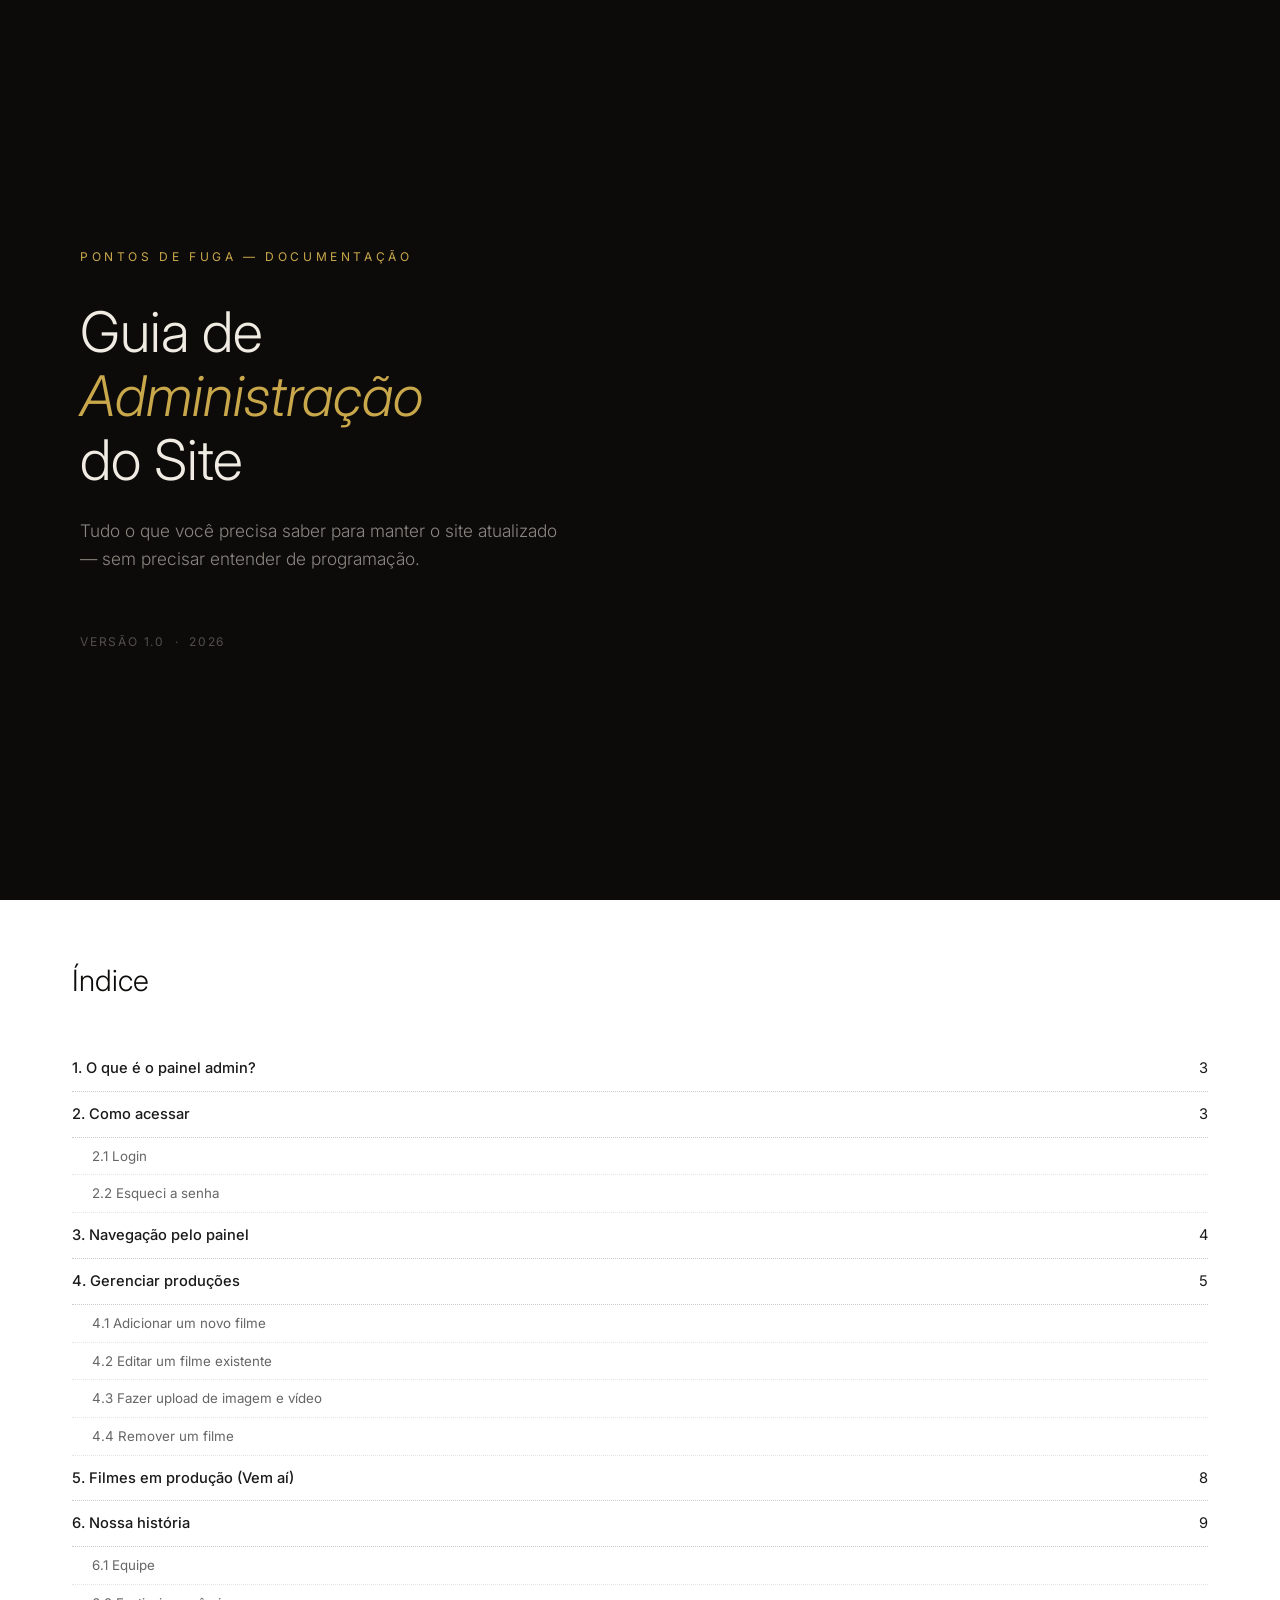
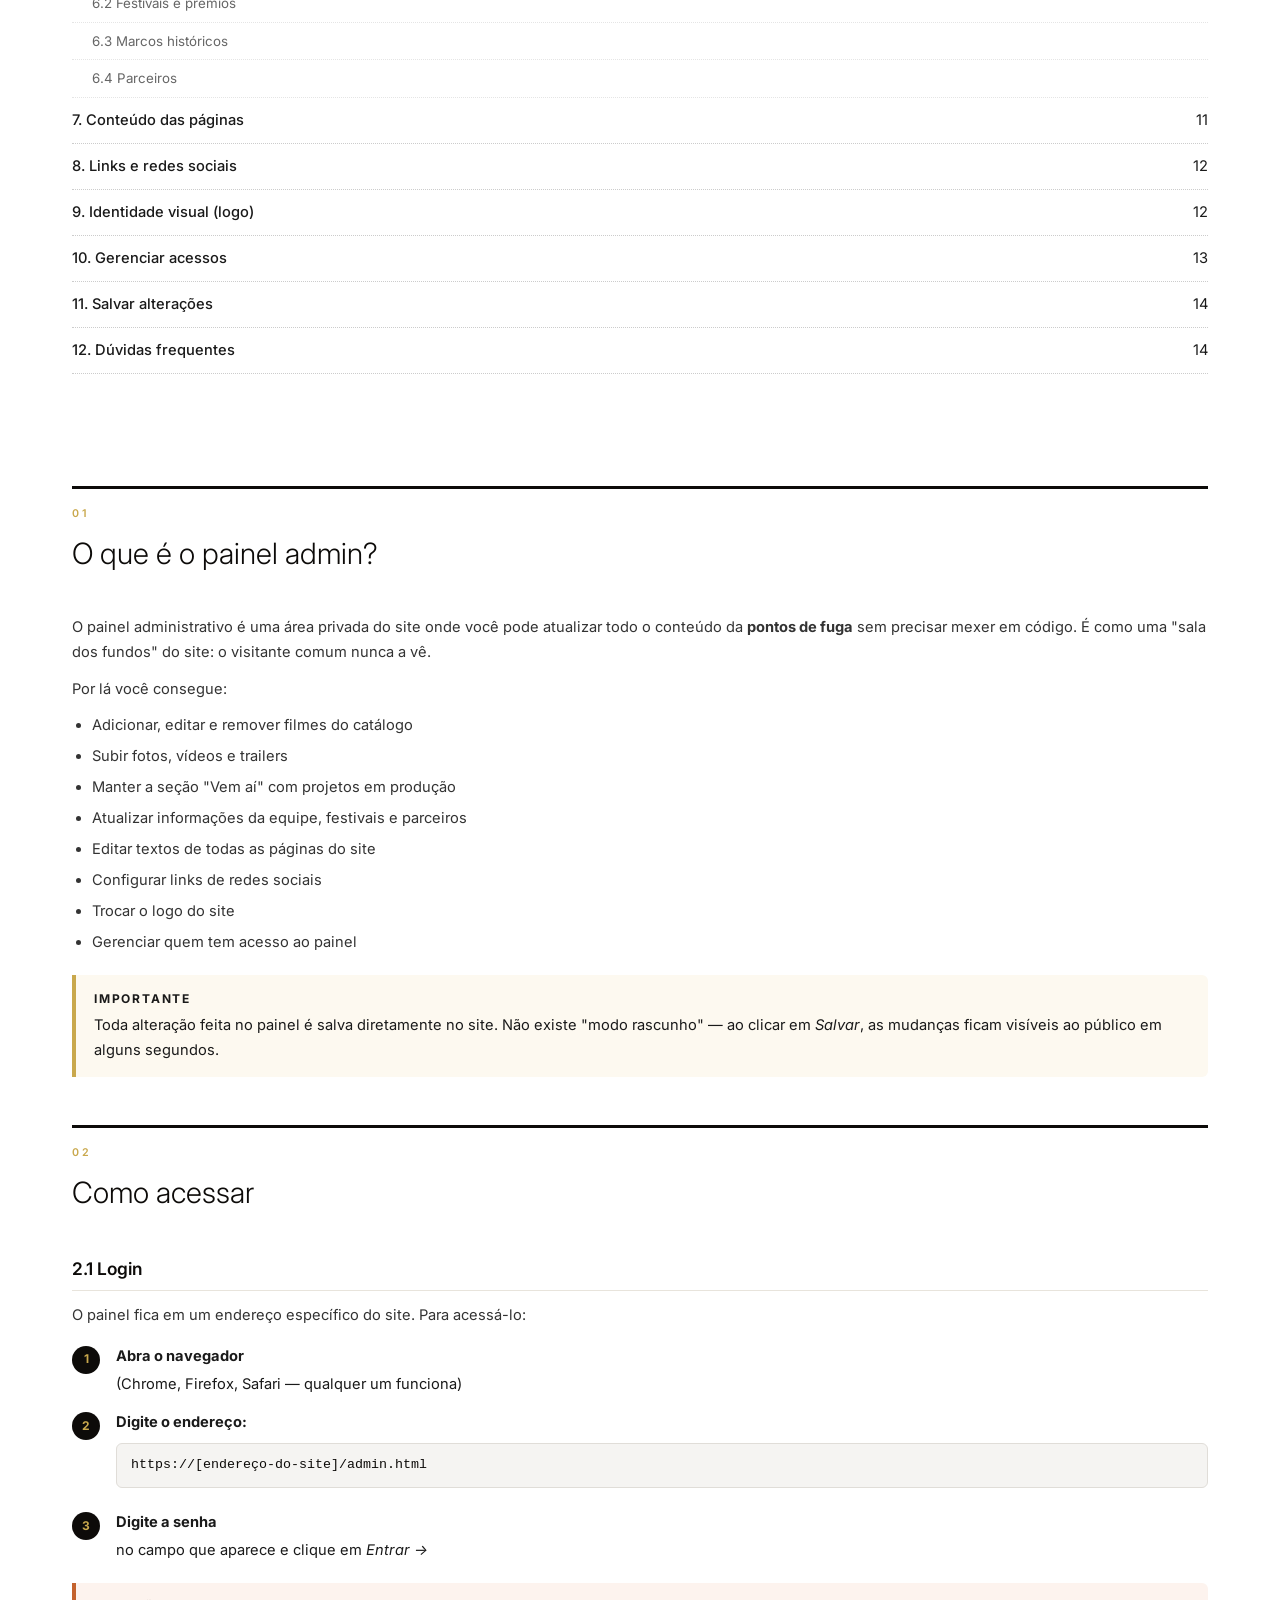
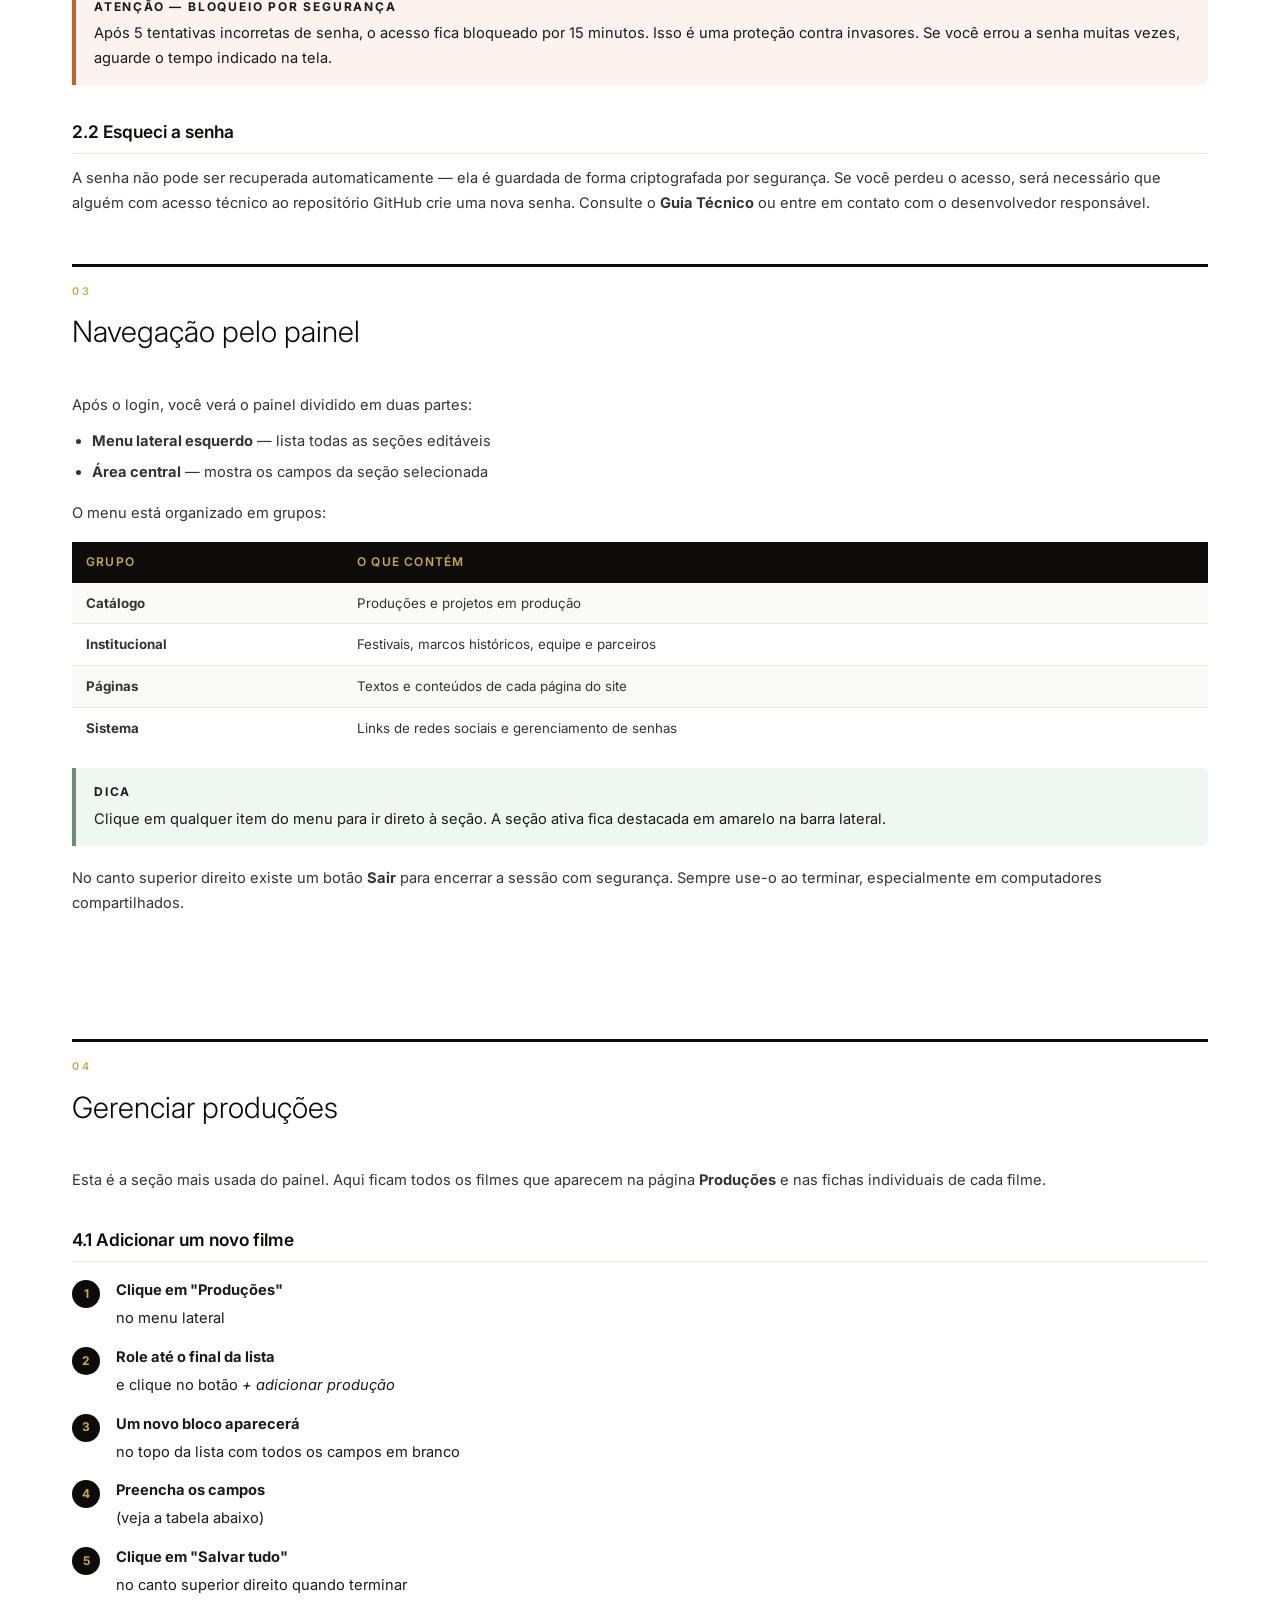
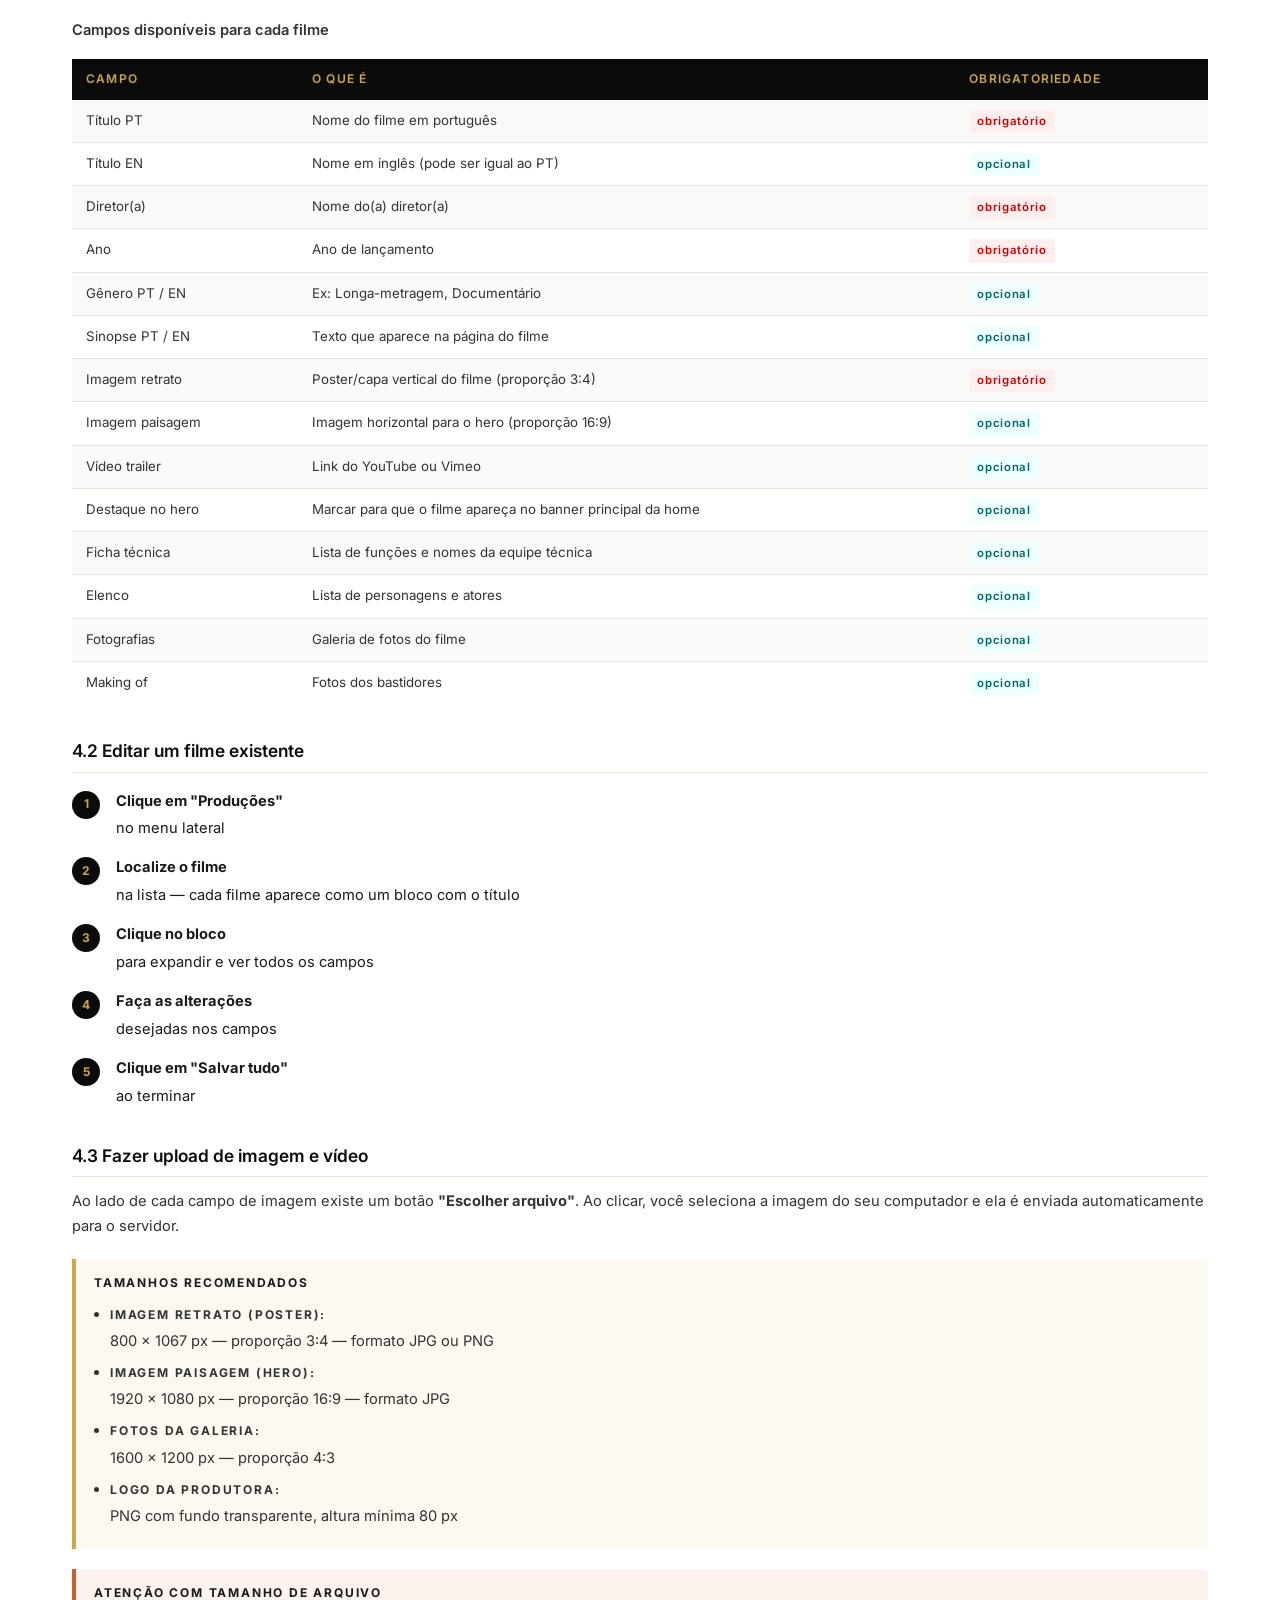
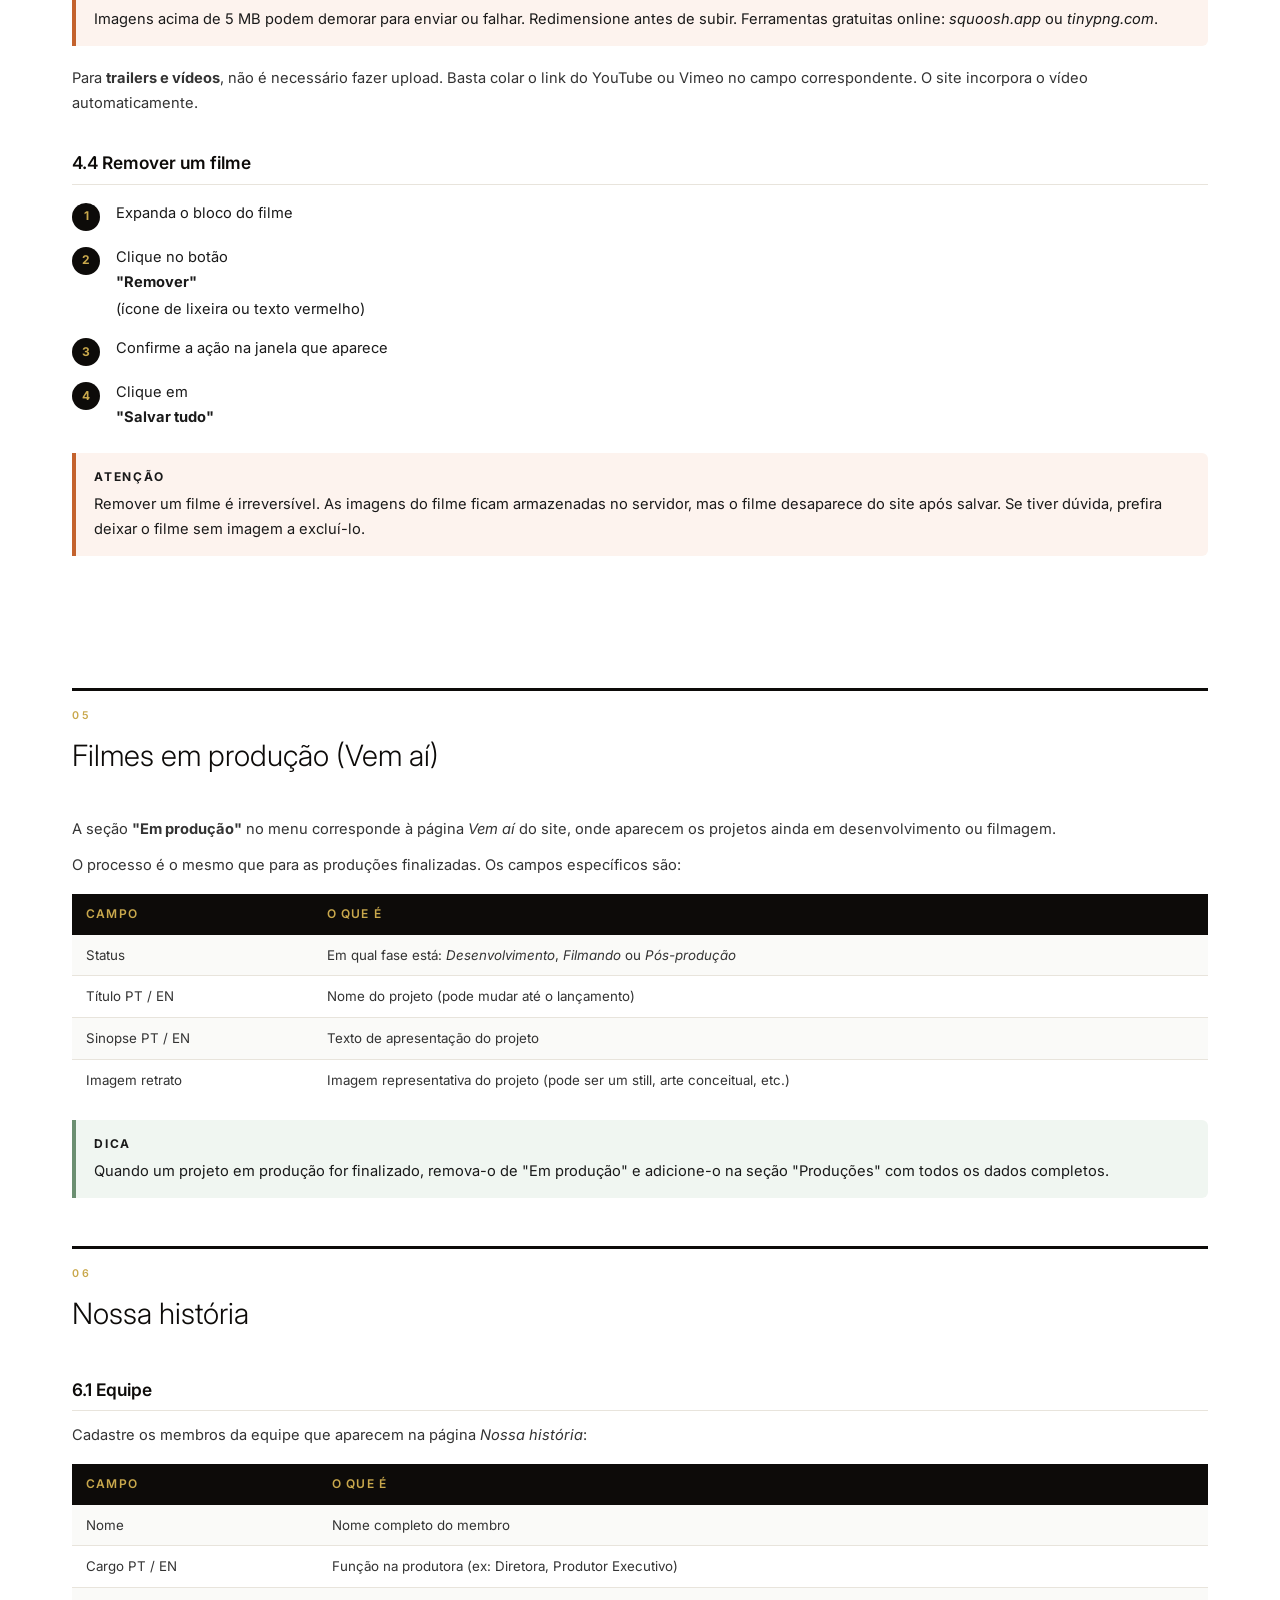
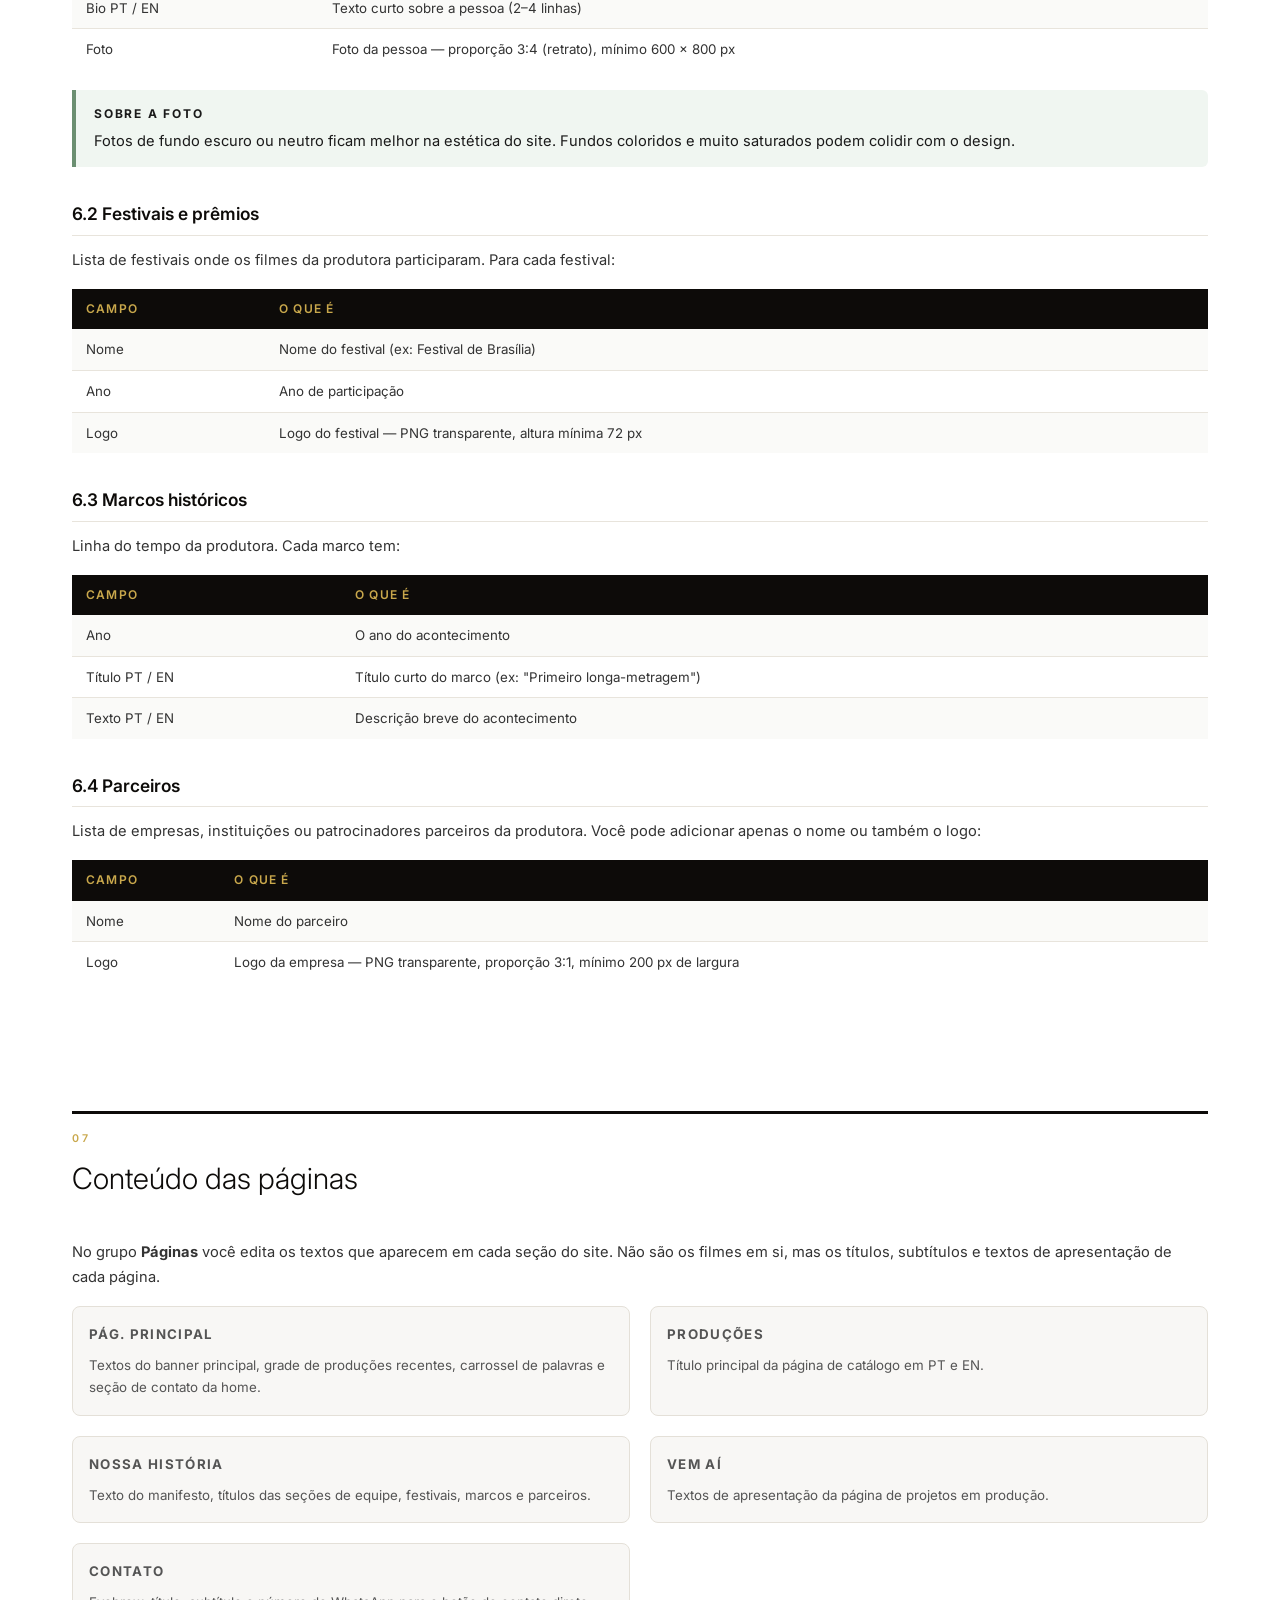
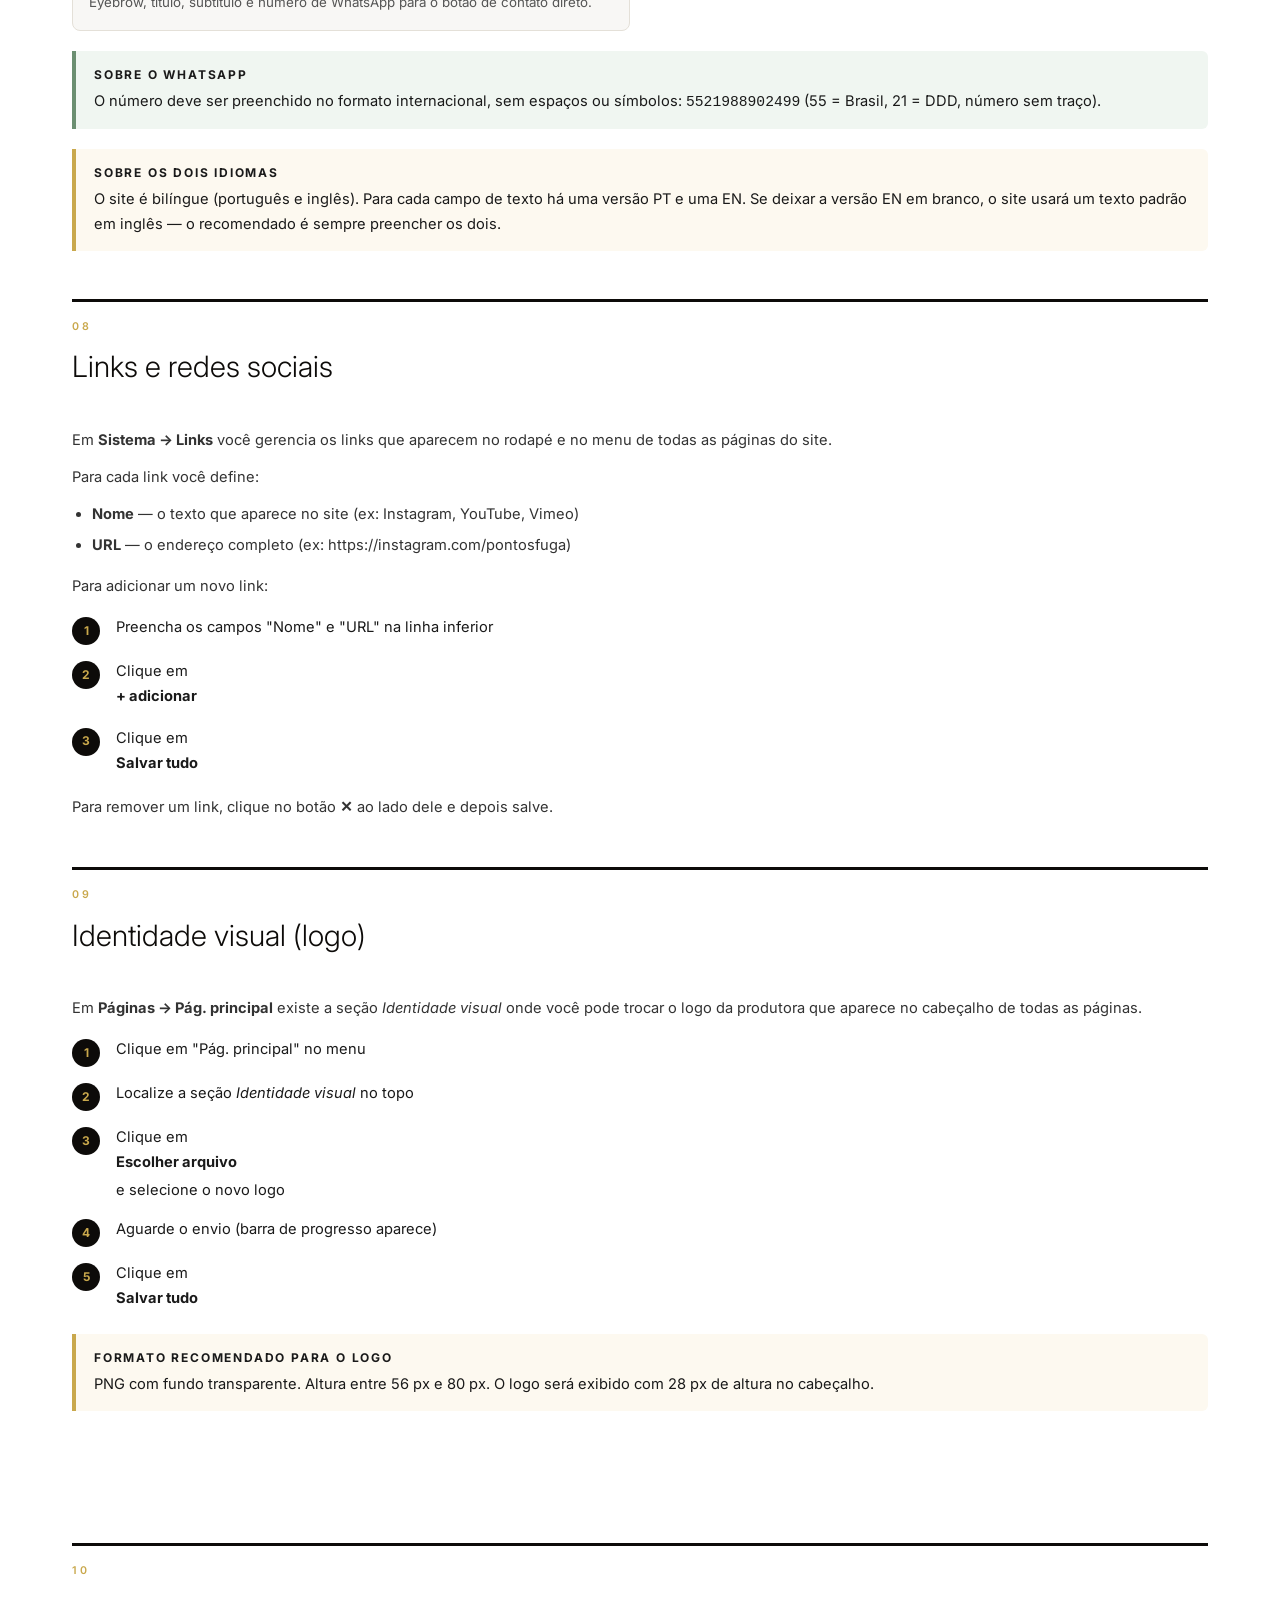
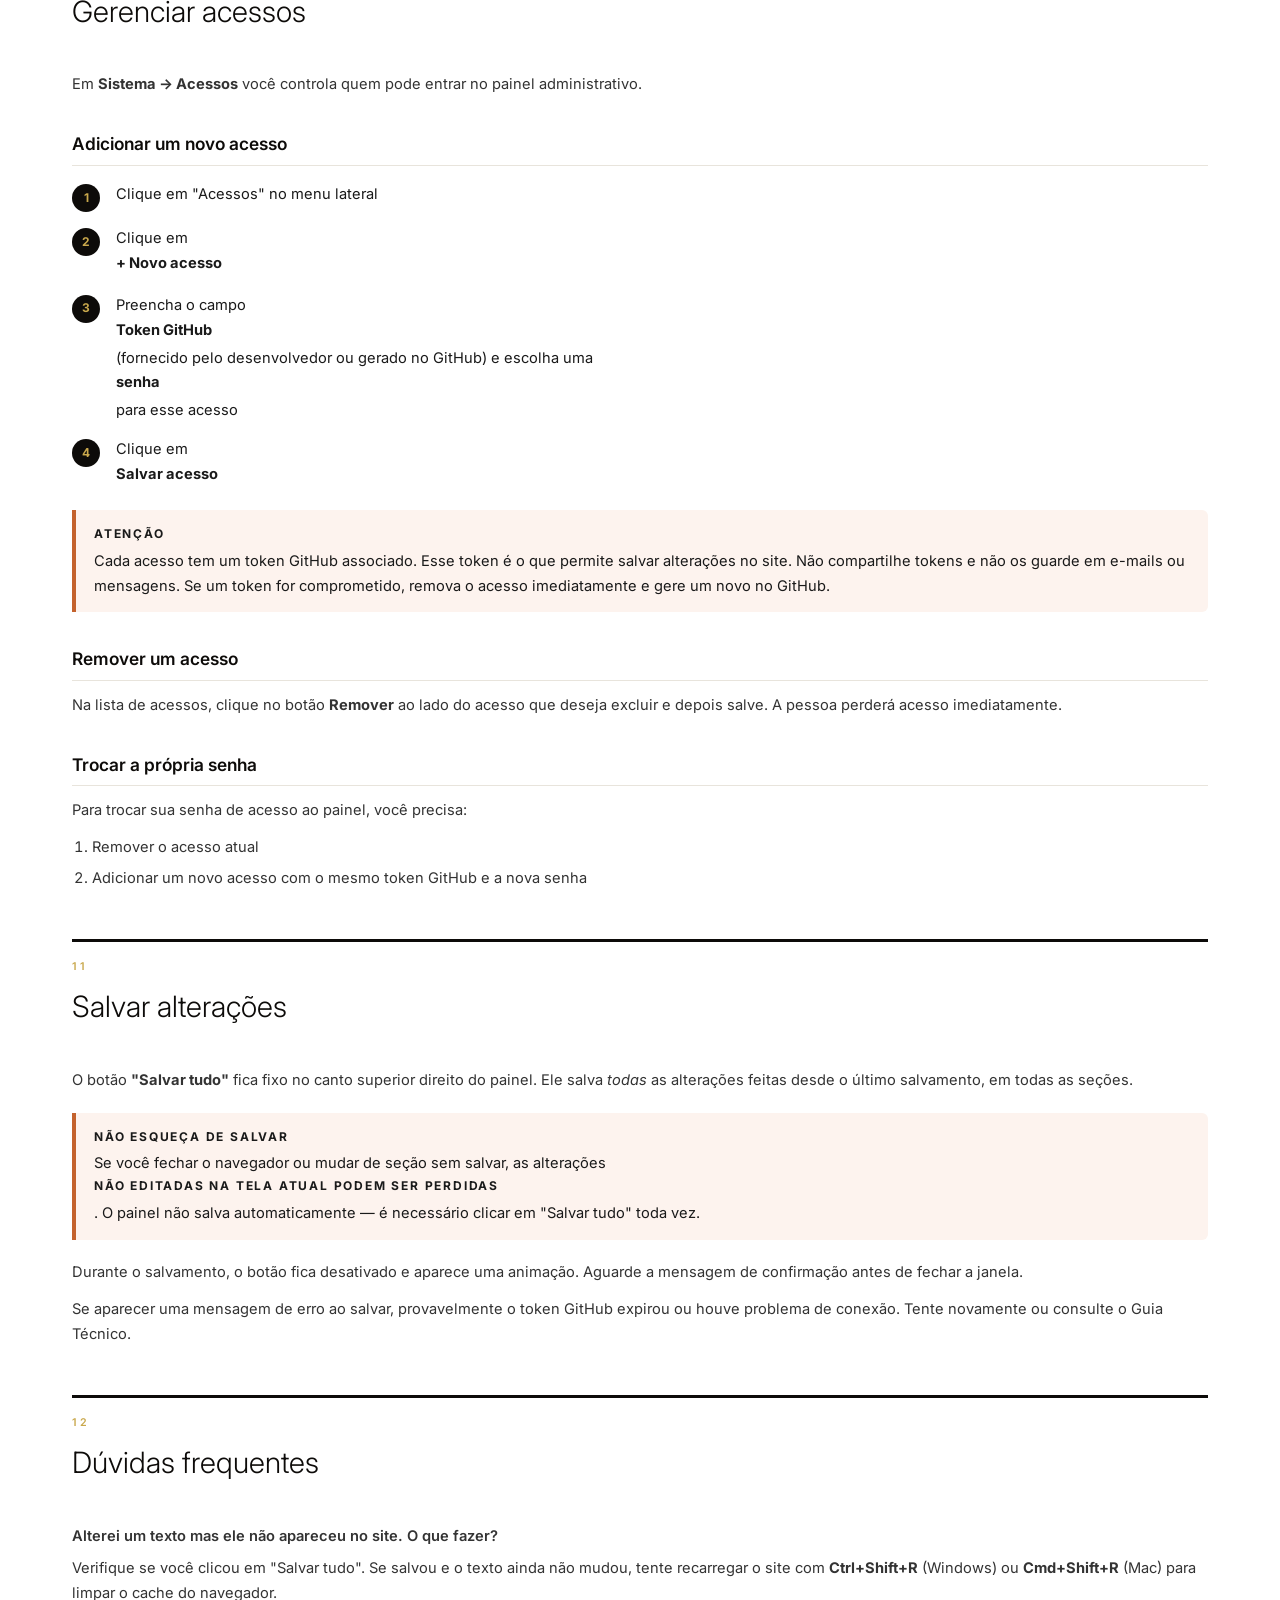
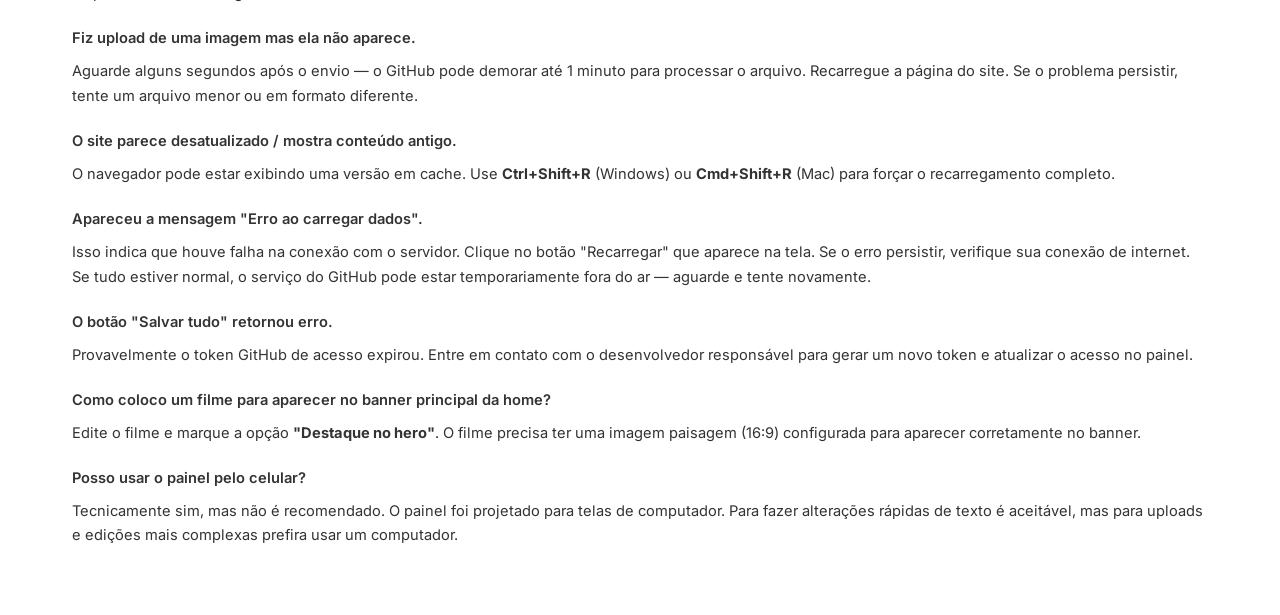
<file: docs/guia-usuario.html>
<!DOCTYPE html>
<html lang="pt-BR">
<head>
<meta charset="UTF-8">
<style>
  @import url('https://fonts.googleapis.com/css2?family=Inter:wght@300;400;500;600;700&display=swap');

  * { margin: 0; padding: 0; box-sizing: border-box; }

  body {
    font-family: 'Inter', sans-serif;
    font-size: 11pt;
    line-height: 1.7;
    color: #1a1a1a;
    background: #fff;
  }

  /* CAPA */
  .cover {
    height: 100vh;
    background: #0d0b09;
    color: #f0ece4;
    display: flex;
    flex-direction: column;
    justify-content: center;
    padding: 80px;
    page-break-after: always;
  }
  .cover-label {
    font-size: 9pt;
    letter-spacing: 0.3em;
    text-transform: uppercase;
    color: #c9a84c;
    margin-bottom: 32px;
  }
  .cover-title {
    font-size: 42pt;
    font-weight: 300;
    line-height: 1.15;
    margin-bottom: 24px;
  }
  .cover-title em { font-style: italic; color: #c9a84c; }
  .cover-sub {
    font-size: 13pt;
    color: rgba(240,236,228,0.55);
    font-weight: 300;
    max-width: 480px;
    line-height: 1.6;
    margin-bottom: 60px;
  }
  .cover-footer {
    font-size: 9pt;
    letter-spacing: 0.15em;
    text-transform: uppercase;
    color: rgba(240,236,228,0.3);
  }

  /* LAYOUT */
  .page {
    padding: 56px 72px;
    max-width: 100%;
  }

  /* CABEÇALHO DE SEÇÃO */
  .section-header {
    border-top: 3px solid #0d0b09;
    padding-top: 16px;
    margin-bottom: 36px;
    margin-top: 48px;
  }
  .section-header:first-child { margin-top: 0; }
  .section-number {
    font-size: 8pt;
    letter-spacing: 0.25em;
    text-transform: uppercase;
    color: #c9a84c;
    font-weight: 600;
    margin-bottom: 6px;
  }
  .section-title {
    font-size: 22pt;
    font-weight: 300;
    color: #0d0b09;
  }

  /* SUBSECTION */
  h3 {
    font-size: 13pt;
    font-weight: 600;
    color: #0d0b09;
    margin-top: 32px;
    margin-bottom: 12px;
    padding-bottom: 6px;
    border-bottom: 1px solid #e8e4dc;
  }

  h4 {
    font-size: 11pt;
    font-weight: 600;
    color: #333;
    margin-top: 20px;
    margin-bottom: 8px;
  }

  p { margin-bottom: 12px; color: #333; }

  /* LISTAS */
  ul, ol {
    margin: 8px 0 16px 20px;
    color: #333;
  }
  li { margin-bottom: 6px; }

  /* CALLOUTS */
  .callout {
    border-left: 4px solid #c9a84c;
    background: #fdf9f0;
    padding: 14px 18px;
    margin: 20px 0;
    border-radius: 0 6px 6px 0;
  }
  .callout-warn {
    border-left-color: #c4622d;
    background: #fdf3ee;
  }
  .callout-tip {
    border-left-color: #6b8f71;
    background: #f0f6f1;
  }
  .callout strong {
    font-size: 9pt;
    letter-spacing: 0.15em;
    text-transform: uppercase;
    display: block;
    margin-bottom: 4px;
  }

  /* PASSO A PASSO */
  .steps { margin: 16px 0; }
  .step {
    display: flex;
    gap: 16px;
    margin-bottom: 14px;
    align-items: flex-start;
  }
  .step-num {
    width: 28px;
    height: 28px;
    background: #0d0b09;
    color: #c9a84c;
    border-radius: 50%;
    display: flex;
    align-items: center;
    justify-content: center;
    font-size: 9pt;
    font-weight: 700;
    flex-shrink: 0;
    margin-top: 2px;
  }
  .step-body { flex: 1; }
  .step-body strong { display: block; margin-bottom: 3px; }

  /* CAMPO DE DESTAQUE */
  .field-box {
    background: #f5f4f2;
    border: 1px solid #e0ddd8;
    border-radius: 6px;
    padding: 10px 14px;
    font-family: monospace;
    font-size: 10pt;
    color: #0d0b09;
    margin: 8px 0;
  }

  /* TABELA */
  table {
    width: 100%;
    border-collapse: collapse;
    margin: 16px 0;
    font-size: 10pt;
  }
  th {
    background: #0d0b09;
    color: #c9a84c;
    padding: 10px 14px;
    text-align: left;
    font-size: 9pt;
    letter-spacing: 0.1em;
    text-transform: uppercase;
    font-weight: 600;
  }
  td {
    padding: 9px 14px;
    border-bottom: 1px solid #e8e4dc;
    color: #333;
    vertical-align: top;
  }
  tr:last-child td { border-bottom: none; }
  tr:nth-child(even) td { background: #fafaf8; }

  /* BADGE */
  .badge {
    display: inline-block;
    padding: 2px 8px;
    border-radius: 3px;
    font-size: 8.5pt;
    font-weight: 600;
    letter-spacing: 0.06em;
  }
  .badge-obrig { background: #fee; color: #c00; }
  .badge-opc   { background: #eff; color: #066; }

  /* ÍNDICE */
  .toc { page-break-after: always; padding: 56px 72px; }
  .toc-title {
    font-size: 22pt;
    font-weight: 300;
    margin-bottom: 40px;
    color: #0d0b09;
  }
  .toc-item {
    display: flex;
    justify-content: space-between;
    align-items: baseline;
    padding: 10px 0;
    border-bottom: 1px dotted #ccc;
    font-size: 11pt;
  }
  .toc-item strong { font-weight: 500; }
  .toc-item-sub {
    padding: 7px 0 7px 20px;
    border-bottom: 1px dotted #e5e5e5;
    font-size: 10pt;
    color: #666;
    display: flex;
    justify-content: space-between;
  }

  /* PAGE BREAK */
  .break { page-break-before: always; }

  /* GRID 2 COLUNAS */
  .grid2 { display: grid; grid-template-columns: 1fr 1fr; gap: 20px; margin: 16px 0; }
  .card-info {
    background: #f8f7f5;
    border: 1px solid #e4e0d8;
    border-radius: 8px;
    padding: 16px;
  }
  .card-info h5 {
    font-size: 10pt;
    font-weight: 700;
    text-transform: uppercase;
    letter-spacing: 0.1em;
    color: #555;
    margin-bottom: 8px;
  }
  .card-info p { font-size: 10pt; margin-bottom: 0; color: #555; }

  /* SCREENSHOT PLACEHOLDER */
  .screen-note {
    border: 2px dashed #ccc;
    border-radius: 8px;
    padding: 20px;
    text-align: center;
    color: #999;
    font-size: 9.5pt;
    margin: 16px 0;
    font-style: italic;
  }

  /* RODAPÉ */
  @page {
    margin: 0;
    size: A4;
  }
</style>
</head>
<body>

<!-- CAPA -->
<div class="cover">
  <div class="cover-label">pontos de fuga — documentação</div>
  <div class="cover-title">Guia de<br><em>Administração</em><br>do Site</div>
  <div class="cover-sub">Tudo o que você precisa saber para manter o site atualizado — sem precisar entender de programação.</div>
  <div class="cover-footer">versão 1.0 &nbsp;·&nbsp; 2026</div>
</div>

<!-- ÍNDICE -->
<div class="toc">
  <div class="toc-title">Índice</div>

  <div class="toc-item"><strong>1. O que é o painel admin?</strong> <span>3</span></div>
  <div class="toc-item"><strong>2. Como acessar</strong> <span>3</span></div>
  <div class="toc-item-sub"><span>2.1 Login</span></div>
  <div class="toc-item-sub"><span>2.2 Esqueci a senha</span></div>
  <div class="toc-item"><strong>3. Navegação pelo painel</strong> <span>4</span></div>
  <div class="toc-item"><strong>4. Gerenciar produções</strong> <span>5</span></div>
  <div class="toc-item-sub"><span>4.1 Adicionar um novo filme</span></div>
  <div class="toc-item-sub"><span>4.2 Editar um filme existente</span></div>
  <div class="toc-item-sub"><span>4.3 Fazer upload de imagem e vídeo</span></div>
  <div class="toc-item-sub"><span>4.4 Remover um filme</span></div>
  <div class="toc-item"><strong>5. Filmes em produção (Vem aí)</strong> <span>8</span></div>
  <div class="toc-item"><strong>6. Nossa história</strong> <span>9</span></div>
  <div class="toc-item-sub"><span>6.1 Equipe</span></div>
  <div class="toc-item-sub"><span>6.2 Festivais e prêmios</span></div>
  <div class="toc-item-sub"><span>6.3 Marcos históricos</span></div>
  <div class="toc-item-sub"><span>6.4 Parceiros</span></div>
  <div class="toc-item"><strong>7. Conteúdo das páginas</strong> <span>11</span></div>
  <div class="toc-item"><strong>8. Links e redes sociais</strong> <span>12</span></div>
  <div class="toc-item"><strong>9. Identidade visual (logo)</strong> <span>12</span></div>
  <div class="toc-item"><strong>10. Gerenciar acessos</strong> <span>13</span></div>
  <div class="toc-item"><strong>11. Salvar alterações</strong> <span>14</span></div>
  <div class="toc-item"><strong>12. Dúvidas frequentes</strong> <span>14</span></div>
</div>

<!-- CONTEÚDO -->
<div class="page break">

  <!-- SEÇÃO 1 -->
  <div class="section-header">
    <div class="section-number">01</div>
    <div class="section-title">O que é o painel admin?</div>
  </div>

  <p>O painel administrativo é uma área privada do site onde você pode atualizar todo o conteúdo da <strong>pontos de fuga</strong> sem precisar mexer em código. É como uma "sala dos fundos" do site: o visitante comum nunca a vê.</p>

  <p>Por lá você consegue:</p>
  <ul>
    <li>Adicionar, editar e remover filmes do catálogo</li>
    <li>Subir fotos, vídeos e trailers</li>
    <li>Manter a seção "Vem aí" com projetos em produção</li>
    <li>Atualizar informações da equipe, festivais e parceiros</li>
    <li>Editar textos de todas as páginas do site</li>
    <li>Configurar links de redes sociais</li>
    <li>Trocar o logo do site</li>
    <li>Gerenciar quem tem acesso ao painel</li>
  </ul>

  <div class="callout">
    <strong>Importante</strong>
    Toda alteração feita no painel é salva diretamente no site. Não existe "modo rascunho" — ao clicar em <em>Salvar</em>, as mudanças ficam visíveis ao público em alguns segundos.
  </div>


  <!-- SEÇÃO 2 -->
  <div class="section-header">
    <div class="section-number">02</div>
    <div class="section-title">Como acessar</div>
  </div>

  <h3>2.1 Login</h3>

  <p>O painel fica em um endereço específico do site. Para acessá-lo:</p>

  <div class="steps">
    <div class="step">
      <div class="step-num">1</div>
      <div class="step-body"><strong>Abra o navegador</strong> (Chrome, Firefox, Safari — qualquer um funciona)</div>
    </div>
    <div class="step">
      <div class="step-num">2</div>
      <div class="step-body"><strong>Digite o endereço:</strong>
        <div class="field-box">https://[endereço-do-site]/admin.html</div>
      </div>
    </div>
    <div class="step">
      <div class="step-num">3</div>
      <div class="step-body"><strong>Digite a senha</strong> no campo que aparece e clique em <em>Entrar →</em></div>
    </div>
  </div>

  <div class="callout callout-warn">
    <strong>Atenção — bloqueio por segurança</strong>
    Após 5 tentativas incorretas de senha, o acesso fica bloqueado por 15 minutos. Isso é uma proteção contra invasores. Se você errou a senha muitas vezes, aguarde o tempo indicado na tela.
  </div>

  <h3>2.2 Esqueci a senha</h3>

  <p>A senha não pode ser recuperada automaticamente — ela é guardada de forma criptografada por segurança. Se você perdeu o acesso, será necessário que alguém com acesso técnico ao repositório GitHub crie uma nova senha. Consulte o <strong>Guia Técnico</strong> ou entre em contato com o desenvolvedor responsável.</p>


  <!-- SEÇÃO 3 -->
  <div class="section-header">
    <div class="section-number">03</div>
    <div class="section-title">Navegação pelo painel</div>
  </div>

  <p>Após o login, você verá o painel dividido em duas partes:</p>

  <ul>
    <li><strong>Menu lateral esquerdo</strong> — lista todas as seções editáveis</li>
    <li><strong>Área central</strong> — mostra os campos da seção selecionada</li>
  </ul>

  <p>O menu está organizado em grupos:</p>

  <table>
    <tr><th>Grupo</th><th>O que contém</th></tr>
    <tr><td><strong>Catálogo</strong></td><td>Produções e projetos em produção</td></tr>
    <tr><td><strong>Institucional</strong></td><td>Festivais, marcos históricos, equipe e parceiros</td></tr>
    <tr><td><strong>Páginas</strong></td><td>Textos e conteúdos de cada página do site</td></tr>
    <tr><td><strong>Sistema</strong></td><td>Links de redes sociais e gerenciamento de senhas</td></tr>
  </table>

  <div class="callout callout-tip">
    <strong>Dica</strong>
    Clique em qualquer item do menu para ir direto à seção. A seção ativa fica destacada em amarelo na barra lateral.
  </div>

  <p>No canto superior direito existe um botão <strong>Sair</strong> para encerrar a sessão com segurança. Sempre use-o ao terminar, especialmente em computadores compartilhados.</p>

</div>

<!-- SEÇÃO 4 -->
<div class="page break">

  <div class="section-header">
    <div class="section-number">04</div>
    <div class="section-title">Gerenciar produções</div>
  </div>

  <p>Esta é a seção mais usada do painel. Aqui ficam todos os filmes que aparecem na página <strong>Produções</strong> e nas fichas individuais de cada filme.</p>

  <h3>4.1 Adicionar um novo filme</h3>

  <div class="steps">
    <div class="step">
      <div class="step-num">1</div>
      <div class="step-body"><strong>Clique em "Produções"</strong> no menu lateral</div>
    </div>
    <div class="step">
      <div class="step-num">2</div>
      <div class="step-body"><strong>Role até o final da lista</strong> e clique no botão <em>+ adicionar produção</em></div>
    </div>
    <div class="step">
      <div class="step-num">3</div>
      <div class="step-body"><strong>Um novo bloco aparecerá</strong> no topo da lista com todos os campos em branco</div>
    </div>
    <div class="step">
      <div class="step-num">4</div>
      <div class="step-body"><strong>Preencha os campos</strong> (veja a tabela abaixo)</div>
    </div>
    <div class="step">
      <div class="step-num">5</div>
      <div class="step-body"><strong>Clique em "Salvar tudo"</strong> no canto superior direito quando terminar</div>
    </div>
  </div>

  <h4>Campos disponíveis para cada filme</h4>

  <table>
    <tr><th>Campo</th><th>O que é</th><th>Obrigatoriedade</th></tr>
    <tr><td>Título PT</td><td>Nome do filme em português</td><td><span class="badge badge-obrig">obrigatório</span></td></tr>
    <tr><td>Título EN</td><td>Nome em inglês (pode ser igual ao PT)</td><td><span class="badge badge-opc">opcional</span></td></tr>
    <tr><td>Diretor(a)</td><td>Nome do(a) diretor(a)</td><td><span class="badge badge-obrig">obrigatório</span></td></tr>
    <tr><td>Ano</td><td>Ano de lançamento</td><td><span class="badge badge-obrig">obrigatório</span></td></tr>
    <tr><td>Gênero PT / EN</td><td>Ex: Longa-metragem, Documentário</td><td><span class="badge badge-opc">opcional</span></td></tr>
    <tr><td>Sinopse PT / EN</td><td>Texto que aparece na página do filme</td><td><span class="badge badge-opc">opcional</span></td></tr>
    <tr><td>Imagem retrato</td><td>Poster/capa vertical do filme (proporção 3:4)</td><td><span class="badge badge-obrig">obrigatório</span></td></tr>
    <tr><td>Imagem paisagem</td><td>Imagem horizontal para o hero (proporção 16:9)</td><td><span class="badge badge-opc">opcional</span></td></tr>
    <tr><td>Vídeo trailer</td><td>Link do YouTube ou Vimeo</td><td><span class="badge badge-opc">opcional</span></td></tr>
    <tr><td>Destaque no hero</td><td>Marcar para que o filme apareça no banner principal da home</td><td><span class="badge badge-opc">opcional</span></td></tr>
    <tr><td>Ficha técnica</td><td>Lista de funções e nomes da equipe técnica</td><td><span class="badge badge-opc">opcional</span></td></tr>
    <tr><td>Elenco</td><td>Lista de personagens e atores</td><td><span class="badge badge-opc">opcional</span></td></tr>
    <tr><td>Fotografias</td><td>Galeria de fotos do filme</td><td><span class="badge badge-opc">opcional</span></td></tr>
    <tr><td>Making of</td><td>Fotos dos bastidores</td><td><span class="badge badge-opc">opcional</span></td></tr>
  </table>

  <h3>4.2 Editar um filme existente</h3>

  <div class="steps">
    <div class="step">
      <div class="step-num">1</div>
      <div class="step-body"><strong>Clique em "Produções"</strong> no menu lateral</div>
    </div>
    <div class="step">
      <div class="step-num">2</div>
      <div class="step-body"><strong>Localize o filme</strong> na lista — cada filme aparece como um bloco com o título</div>
    </div>
    <div class="step">
      <div class="step-num">3</div>
      <div class="step-body"><strong>Clique no bloco</strong> para expandir e ver todos os campos</div>
    </div>
    <div class="step">
      <div class="step-num">4</div>
      <div class="step-body"><strong>Faça as alterações</strong> desejadas nos campos</div>
    </div>
    <div class="step">
      <div class="step-num">5</div>
      <div class="step-body"><strong>Clique em "Salvar tudo"</strong> ao terminar</div>
    </div>
  </div>

  <h3>4.3 Fazer upload de imagem e vídeo</h3>

  <p>Ao lado de cada campo de imagem existe um botão <strong>"Escolher arquivo"</strong>. Ao clicar, você seleciona a imagem do seu computador e ela é enviada automaticamente para o servidor.</p>

  <div class="callout">
    <strong>Tamanhos recomendados</strong>
    <ul style="margin:8px 0 0 16px">
      <li><strong>Imagem retrato (poster):</strong> 800 × 1067 px — proporção 3:4 — formato JPG ou PNG</li>
      <li><strong>Imagem paisagem (hero):</strong> 1920 × 1080 px — proporção 16:9 — formato JPG</li>
      <li><strong>Fotos da galeria:</strong> 1600 × 1200 px — proporção 4:3</li>
      <li><strong>Logo da produtora:</strong> PNG com fundo transparente, altura mínima 80 px</li>
    </ul>
  </div>

  <div class="callout callout-warn">
    <strong>Atenção com tamanho de arquivo</strong>
    Imagens acima de 5 MB podem demorar para enviar ou falhar. Redimensione antes de subir. Ferramentas gratuitas online: <em>squoosh.app</em> ou <em>tinypng.com</em>.
  </div>

  <p>Para <strong>trailers e vídeos</strong>, não é necessário fazer upload. Basta colar o link do YouTube ou Vimeo no campo correspondente. O site incorpora o vídeo automaticamente.</p>

  <h3>4.4 Remover um filme</h3>

  <div class="steps">
    <div class="step">
      <div class="step-num">1</div>
      <div class="step-body">Expanda o bloco do filme</div>
    </div>
    <div class="step">
      <div class="step-num">2</div>
      <div class="step-body">Clique no botão <strong>"Remover"</strong> (ícone de lixeira ou texto vermelho)</div>
    </div>
    <div class="step">
      <div class="step-num">3</div>
      <div class="step-body">Confirme a ação na janela que aparece</div>
    </div>
    <div class="step">
      <div class="step-num">4</div>
      <div class="step-body">Clique em <strong>"Salvar tudo"</strong></div>
    </div>
  </div>

  <div class="callout callout-warn">
    <strong>Atenção</strong>
    Remover um filme é irreversível. As imagens do filme ficam armazenadas no servidor, mas o filme desaparece do site após salvar. Se tiver dúvida, prefira deixar o filme sem imagem a excluí-lo.
  </div>

</div>

<!-- SEÇÃO 5 -->
<div class="page break">

  <div class="section-header">
    <div class="section-number">05</div>
    <div class="section-title">Filmes em produção (Vem aí)</div>
  </div>

  <p>A seção <strong>"Em produção"</strong> no menu corresponde à página <em>Vem aí</em> do site, onde aparecem os projetos ainda em desenvolvimento ou filmagem.</p>

  <p>O processo é o mesmo que para as produções finalizadas. Os campos específicos são:</p>

  <table>
    <tr><th>Campo</th><th>O que é</th></tr>
    <tr><td>Status</td><td>Em qual fase está: <em>Desenvolvimento</em>, <em>Filmando</em> ou <em>Pós-produção</em></td></tr>
    <tr><td>Título PT / EN</td><td>Nome do projeto (pode mudar até o lançamento)</td></tr>
    <tr><td>Sinopse PT / EN</td><td>Texto de apresentação do projeto</td></tr>
    <tr><td>Imagem retrato</td><td>Imagem representativa do projeto (pode ser um still, arte conceitual, etc.)</td></tr>
  </table>

  <div class="callout callout-tip">
    <strong>Dica</strong>
    Quando um projeto em produção for finalizado, remova-o de "Em produção" e adicione-o na seção "Produções" com todos os dados completos.
  </div>


  <!-- SEÇÃO 6 -->
  <div class="section-header">
    <div class="section-number">06</div>
    <div class="section-title">Nossa história</div>
  </div>

  <h3>6.1 Equipe</h3>

  <p>Cadastre os membros da equipe que aparecem na página <em>Nossa história</em>:</p>

  <table>
    <tr><th>Campo</th><th>O que é</th></tr>
    <tr><td>Nome</td><td>Nome completo do membro</td></tr>
    <tr><td>Cargo PT / EN</td><td>Função na produtora (ex: Diretora, Produtor Executivo)</td></tr>
    <tr><td>Bio PT / EN</td><td>Texto curto sobre a pessoa (2–4 linhas)</td></tr>
    <tr><td>Foto</td><td>Foto da pessoa — proporção 3:4 (retrato), mínimo 600 × 800 px</td></tr>
  </table>

  <div class="callout callout-tip">
    <strong>Sobre a foto</strong>
    Fotos de fundo escuro ou neutro ficam melhor na estética do site. Fundos coloridos e muito saturados podem colidir com o design.
  </div>

  <h3>6.2 Festivais e prêmios</h3>

  <p>Lista de festivais onde os filmes da produtora participaram. Para cada festival:</p>

  <table>
    <tr><th>Campo</th><th>O que é</th></tr>
    <tr><td>Nome</td><td>Nome do festival (ex: Festival de Brasília)</td></tr>
    <tr><td>Ano</td><td>Ano de participação</td></tr>
    <tr><td>Logo</td><td>Logo do festival — PNG transparente, altura mínima 72 px</td></tr>
  </table>

  <h3>6.3 Marcos históricos</h3>

  <p>Linha do tempo da produtora. Cada marco tem:</p>

  <table>
    <tr><th>Campo</th><th>O que é</th></tr>
    <tr><td>Ano</td><td>O ano do acontecimento</td></tr>
    <tr><td>Título PT / EN</td><td>Título curto do marco (ex: "Primeiro longa-metragem")</td></tr>
    <tr><td>Texto PT / EN</td><td>Descrição breve do acontecimento</td></tr>
  </table>

  <h3>6.4 Parceiros</h3>

  <p>Lista de empresas, instituições ou patrocinadores parceiros da produtora. Você pode adicionar apenas o nome ou também o logo:</p>

  <table>
    <tr><th>Campo</th><th>O que é</th></tr>
    <tr><td>Nome</td><td>Nome do parceiro</td></tr>
    <tr><td>Logo</td><td>Logo da empresa — PNG transparente, proporção 3:1, mínimo 200 px de largura</td></tr>
  </table>

</div>

<!-- SEÇÃO 7 -->
<div class="page break">

  <div class="section-header">
    <div class="section-number">07</div>
    <div class="section-title">Conteúdo das páginas</div>
  </div>

  <p>No grupo <strong>Páginas</strong> você edita os textos que aparecem em cada seção do site. Não são os filmes em si, mas os títulos, subtítulos e textos de apresentação de cada página.</p>

  <div class="grid2">
    <div class="card-info">
      <h5>Pág. principal</h5>
      <p>Textos do banner principal, grade de produções recentes, carrossel de palavras e seção de contato da home.</p>
    </div>
    <div class="card-info">
      <h5>Produções</h5>
      <p>Título principal da página de catálogo em PT e EN.</p>
    </div>
    <div class="card-info">
      <h5>Nossa história</h5>
      <p>Texto do manifesto, títulos das seções de equipe, festivais, marcos e parceiros.</p>
    </div>
    <div class="card-info">
      <h5>Vem aí</h5>
      <p>Textos de apresentação da página de projetos em produção.</p>
    </div>
    <div class="card-info">
      <h5>Contato</h5>
      <p>Eyebrow, título, subtítulo e número de WhatsApp para o botão de contato direto.</p>
    </div>
  </div>

  <div class="callout callout-tip">
    <strong>Sobre o WhatsApp</strong>
    O número deve ser preenchido no formato internacional, sem espaços ou símbolos: <code>5521988902499</code> (55 = Brasil, 21 = DDD, número sem traço).
  </div>

  <div class="callout">
    <strong>Sobre os dois idiomas</strong>
    O site é bilíngue (português e inglês). Para cada campo de texto há uma versão PT e uma EN. Se deixar a versão EN em branco, o site usará um texto padrão em inglês — o recomendado é sempre preencher os dois.
  </div>


  <!-- SEÇÃO 8 -->
  <div class="section-header">
    <div class="section-number">08</div>
    <div class="section-title">Links e redes sociais</div>
  </div>

  <p>Em <strong>Sistema → Links</strong> você gerencia os links que aparecem no rodapé e no menu de todas as páginas do site.</p>

  <p>Para cada link você define:</p>
  <ul>
    <li><strong>Nome</strong> — o texto que aparece no site (ex: Instagram, YouTube, Vimeo)</li>
    <li><strong>URL</strong> — o endereço completo (ex: https://instagram.com/pontosfuga)</li>
  </ul>

  <p>Para adicionar um novo link:</p>
  <div class="steps">
    <div class="step">
      <div class="step-num">1</div>
      <div class="step-body">Preencha os campos "Nome" e "URL" na linha inferior</div>
    </div>
    <div class="step">
      <div class="step-num">2</div>
      <div class="step-body">Clique em <strong>+ adicionar</strong></div>
    </div>
    <div class="step">
      <div class="step-num">3</div>
      <div class="step-body">Clique em <strong>Salvar tudo</strong></div>
    </div>
  </div>

  <p>Para remover um link, clique no botão <strong>✕</strong> ao lado dele e depois salve.</p>


  <!-- SEÇÃO 9 -->
  <div class="section-header">
    <div class="section-number">09</div>
    <div class="section-title">Identidade visual (logo)</div>
  </div>

  <p>Em <strong>Páginas → Pág. principal</strong> existe a seção <em>Identidade visual</em> onde você pode trocar o logo da produtora que aparece no cabeçalho de todas as páginas.</p>

  <div class="steps">
    <div class="step">
      <div class="step-num">1</div>
      <div class="step-body">Clique em "Pág. principal" no menu</div>
    </div>
    <div class="step">
      <div class="step-num">2</div>
      <div class="step-body">Localize a seção <em>Identidade visual</em> no topo</div>
    </div>
    <div class="step">
      <div class="step-num">3</div>
      <div class="step-body">Clique em <strong>Escolher arquivo</strong> e selecione o novo logo</div>
    </div>
    <div class="step">
      <div class="step-num">4</div>
      <div class="step-body">Aguarde o envio (barra de progresso aparece)</div>
    </div>
    <div class="step">
      <div class="step-num">5</div>
      <div class="step-body">Clique em <strong>Salvar tudo</strong></div>
    </div>
  </div>

  <div class="callout">
    <strong>Formato recomendado para o logo</strong>
    PNG com fundo transparente. Altura entre 56 px e 80 px. O logo será exibido com 28 px de altura no cabeçalho.
  </div>

</div>

<!-- SEÇÃO 10 -->
<div class="page break">

  <div class="section-header">
    <div class="section-number">10</div>
    <div class="section-title">Gerenciar acessos</div>
  </div>

  <p>Em <strong>Sistema → Acessos</strong> você controla quem pode entrar no painel administrativo.</p>

  <h3>Adicionar um novo acesso</h3>

  <div class="steps">
    <div class="step">
      <div class="step-num">1</div>
      <div class="step-body">Clique em "Acessos" no menu lateral</div>
    </div>
    <div class="step">
      <div class="step-num">2</div>
      <div class="step-body">Clique em <strong>+ Novo acesso</strong></div>
    </div>
    <div class="step">
      <div class="step-num">3</div>
      <div class="step-body">Preencha o campo <strong>Token GitHub</strong> (fornecido pelo desenvolvedor ou gerado no GitHub) e escolha uma <strong>senha</strong> para esse acesso</div>
    </div>
    <div class="step">
      <div class="step-num">4</div>
      <div class="step-body">Clique em <strong>Salvar acesso</strong></div>
    </div>
  </div>

  <div class="callout callout-warn">
    <strong>Atenção</strong>
    Cada acesso tem um token GitHub associado. Esse token é o que permite salvar alterações no site. Não compartilhe tokens e não os guarde em e-mails ou mensagens. Se um token for comprometido, remova o acesso imediatamente e gere um novo no GitHub.
  </div>

  <h3>Remover um acesso</h3>

  <p>Na lista de acessos, clique no botão <strong>Remover</strong> ao lado do acesso que deseja excluir e depois salve. A pessoa perderá acesso imediatamente.</p>

  <h3>Trocar a própria senha</h3>

  <p>Para trocar sua senha de acesso ao painel, você precisa:</p>
  <ol>
    <li>Remover o acesso atual</li>
    <li>Adicionar um novo acesso com o mesmo token GitHub e a nova senha</li>
  </ol>


  <!-- SEÇÃO 11 -->
  <div class="section-header">
    <div class="section-number">11</div>
    <div class="section-title">Salvar alterações</div>
  </div>

  <p>O botão <strong>"Salvar tudo"</strong> fica fixo no canto superior direito do painel. Ele salva <em>todas</em> as alterações feitas desde o último salvamento, em todas as seções.</p>

  <div class="callout callout-warn">
    <strong>Não esqueça de salvar</strong>
    Se você fechar o navegador ou mudar de seção sem salvar, as alterações <strong>não editadas na tela atual podem ser perdidas</strong>. O painel não salva automaticamente — é necessário clicar em "Salvar tudo" toda vez.
  </div>

  <p>Durante o salvamento, o botão fica desativado e aparece uma animação. Aguarde a mensagem de confirmação antes de fechar a janela.</p>

  <p>Se aparecer uma mensagem de erro ao salvar, provavelmente o token GitHub expirou ou houve problema de conexão. Tente novamente ou consulte o Guia Técnico.</p>


  <!-- SEÇÃO 12 -->
  <div class="section-header">
    <div class="section-number">12</div>
    <div class="section-title">Dúvidas frequentes</div>
  </div>

  <h4>Alterei um texto mas ele não apareceu no site. O que fazer?</h4>
  <p>Verifique se você clicou em "Salvar tudo". Se salvou e o texto ainda não mudou, tente recarregar o site com <strong>Ctrl+Shift+R</strong> (Windows) ou <strong>Cmd+Shift+R</strong> (Mac) para limpar o cache do navegador.</p>

  <h4>Fiz upload de uma imagem mas ela não aparece.</h4>
  <p>Aguarde alguns segundos após o envio — o GitHub pode demorar até 1 minuto para processar o arquivo. Recarregue a página do site. Se o problema persistir, tente um arquivo menor ou em formato diferente.</p>

  <h4>O site parece desatualizado / mostra conteúdo antigo.</h4>
  <p>O navegador pode estar exibindo uma versão em cache. Use <strong>Ctrl+Shift+R</strong> (Windows) ou <strong>Cmd+Shift+R</strong> (Mac) para forçar o recarregamento completo.</p>

  <h4>Apareceu a mensagem "Erro ao carregar dados".</h4>
  <p>Isso indica que houve falha na conexão com o servidor. Clique no botão "Recarregar" que aparece na tela. Se o erro persistir, verifique sua conexão de internet. Se tudo estiver normal, o serviço do GitHub pode estar temporariamente fora do ar — aguarde e tente novamente.</p>

  <h4>O botão "Salvar tudo" retornou erro.</h4>
  <p>Provavelmente o token GitHub de acesso expirou. Entre em contato com o desenvolvedor responsável para gerar um novo token e atualizar o acesso no painel.</p>

  <h4>Como coloco um filme para aparecer no banner principal da home?</h4>
  <p>Edite o filme e marque a opção <strong>"Destaque no hero"</strong>. O filme precisa ter uma imagem paisagem (16:9) configurada para aparecer corretamente no banner.</p>

  <h4>Posso usar o painel pelo celular?</h4>
  <p>Tecnicamente sim, mas não é recomendado. O painel foi projetado para telas de computador. Para fazer alterações rápidas de texto é aceitável, mas para uploads e edições mais complexas prefira usar um computador.</p>

</div>

</body>
</html>
</file>
<file: style/style-base.css>
/* ================================================================
   style-base.css — pontos de fuga
   Tema escuro · compartilhado entre todas as páginas
   ================================================================ */

*, *::before, *::after {
  margin: 0;
  padding: 0;
  box-sizing: border-box;
}

:root {
  --black:        #0d0b09;
  --white:        #f0ece4;
  --cream:        #e8e0d0;
  --gold:         #c9a84c;
  --red:          #8b1a1a;
  --amber:        #c4622d;
  --sage:         #6b8f71;
  --grey:         #3a3a3a;
  --border:       rgba(240, 236, 228, 0.08);
  --dim:          rgba(240, 236, 228, 0.35);
  --font-display: 'Fraunces', serif;
  --font-ui:      'Space Grotesk', sans-serif;
  --pad-desk:     48px;
  --pad-mob:      24px;
}

html {
  scroll-behavior: smooth;
}

body {
  background: var(--black);
  color: var(--white);
  font-family: var(--font-ui);
  overflow-x: hidden;
  -webkit-font-smoothing: antialiased;
}

a {
  color: inherit;
  text-decoration: none;
}

/* A1 — foco de teclado visível (WCAG 2.4.7) */
a:focus-visible,
button:focus-visible {
  outline: 2px solid var(--gold);
  outline-offset: 3px;
  border-radius: 2px;
}

/* A2 — respeita preferência por menos movimento */
@media (prefers-reduced-motion: reduce) {
  *, *::before, *::after {
    animation-duration: 0.01ms !important;
    transition-duration: 0.01ms !important;
  }
}



/* ── HEADER ── */

header {
  position: fixed;
  top: 0; left: 0; right: 0;
  z-index: 100;
  display: flex;
  justify-content: space-between;
  align-items: center;
  padding: 28px var(--pad-desk);
  background-color: var(--black);
}

/* This class will be added by JavaScript when scrolling down */
.header--hidden {
    transform: translateY(-100%); /* Moves the header entirely out of the viewport */
}

@media (max-width: 768px) {
  header { padding: 24px var(--pad-mob); }
}

.logo-btn {
  background: none;
  border: none;
  color: var(--white);
  font-family: var(--font-ui);
  font-size: 13px;
  font-weight: 700;
  letter-spacing: 0.18em;
  text-transform: uppercase;
  cursor: pointer;
  display: flex;
  align-items: center;
  gap: 14px;
  flex-shrink: 0;
  transition: color 0.35s cubic-bezier(0.16, 1, 0.3, 1);
}

.logo-btn:active { transform: scale(0.97); }

.logo-img {
  height: 28px;
  width: auto;
  display: block;
  object-fit: contain;
}

.hamburger {
  display: flex;
  flex-direction: column;
  gap: 5px;
  width: 22px;
  min-width: 22px;
  flex-shrink: 0;
  padding-bottom: 1px;
}

.hamburger span {
  display: block;
  width: 100%;
  height: 2px;
  border-radius: 1px;
  background: currentColor;
  opacity: 1;
  transition: opacity 0.4s cubic-bezier(0.76, 0, 0.24, 1),
              transform 0.4s cubic-bezier(0.76, 0, 0.24, 1);
  transform-origin: center;
}

.logo-btn.open .hamburger span:nth-child(1) { transform: translateY(7px)  rotate(45deg);  }
.logo-btn.open .hamburger span:nth-child(2) { opacity: 0; transform: scaleX(0); }
.logo-btn.open .hamburger span:nth-child(3) { transform: translateY(-7px) rotate(-45deg); }

.header-right {
  display: flex;
  align-items: center;
  gap: 20px;
  flex-shrink: 0;
}

@media (max-width: 768px) {
  .header-right { gap: 14px; }
  .theme-toggle { width: 42px; height: 23px; }
  .theme-toggle__thumb { width: 17px; height: 17px; }
  html[data-theme="dark"] .theme-toggle__thumb { transform: translateX(19px); }
  .lang-selector__flag { width: 24px; }
}

.header-link {
  color: var(--white);
  text-decoration: none;
  font-size: 11px;
  font-weight: 500;
  letter-spacing: 0.14em;
  text-transform: uppercase;
  background: none;
  border: 1px solid transparent;
  padding: 4px 10px;
  cursor: pointer;
  transition: color 0.35s cubic-bezier(0.16, 1, 0.3, 1),
              border-color 0.35s cubic-bezier(0.16, 1, 0.3, 1),
              transform 0.15s cubic-bezier(0.16, 1, 0.3, 1);
}

.header-link:active { transform: translateY(1px); }

/* ── THEME TOGGLE ── */
.theme-toggle {
  position: relative;
  width: 50px;
  height: 27px;
  border-radius: 14px;
  background: #c6c2bb;
  border: none;
  cursor: pointer;
  padding: 0;
  flex-shrink: 0;
  transition: background 0.35s ease;
}

html[data-theme="dark"] .theme-toggle {
  background: #484440;
}

.theme-toggle__thumb {
  position: absolute;
  top: 3px;
  left: 3px;
  width: 21px;
  height: 21px;
  border-radius: 50%;
  background: #f0ece4;
  display: flex;
  align-items: center;
  justify-content: center;
  transition: transform 0.35s cubic-bezier(0.16, 1, 0.3, 1);
  color: #2e2c29;
}

html[data-theme="dark"] .theme-toggle__thumb {
  transform: translateX(23px);
}

.theme-toggle__icon {
  position: absolute;
  width: 12px;
  height: 12px;
  transition: opacity 0.2s ease, transform 0.2s ease;
}

.theme-toggle__icon--sun  { opacity: 1; transform: rotate(0deg); }
.theme-toggle__icon--moon { opacity: 0; transform: rotate(-90deg); }

html[data-theme="dark"] .theme-toggle__icon--sun  { opacity: 0; transform: rotate(90deg); }
html[data-theme="dark"] .theme-toggle__icon--moon { opacity: 1; transform: rotate(0deg); }

/* ── LANG SELECTOR ── */
.lang-selector {
  position: relative;
}

.lang-selector__trigger {
  display: flex;
  align-items: center;
  gap: 7px;
  background: none;
  border: none;
  cursor: pointer;
  padding: 4px 6px;
  color: var(--white);
  border-radius: 3px;
  transition: opacity 0.2s ease;
}

.lang-selector__trigger:hover { opacity: 0.75; }
.lang-selector__trigger:active { opacity: 0.55; }

.lang-selector[data-open] .lang-selector__trigger {
  background: rgba(255, 255, 255, 0.1);
  opacity: 1;
}

html[data-theme="light"] .lang-selector[data-open] .lang-selector__trigger {
  background: rgba(0, 0, 0, 0.1);
}

.lang-selector__flag {
  width: 30px;
  height: auto;
  border-radius: 2px;
  display: block;
}

.lang-selector__chevron {
  transition: transform 0.22s cubic-bezier(0.16, 1, 0.3, 1);
  flex-shrink: 0;
  color: var(--white);
}

.lang-selector[data-open] .lang-selector__chevron {
  transform: rotate(180deg);
}

.lang-selector__dropdown {
  position: absolute;
  top: calc(100% + 10px);
  left: 50%;
  transform: translateX(-50%);
  background: #2e2c29;
  border-radius: 4px;
  padding: 8px;
  display: none;
  box-shadow: 0 8px 24px rgba(0,0,0,0.35);
}

html[data-theme="light"] .lang-selector__dropdown {
  background: #e0d9cc;
  box-shadow: 0 8px 24px rgba(0,0,0,0.15);
}

.lang-selector[data-open] .lang-selector__dropdown {
  display: block;
}

.lang-selector__option {
  display: flex;
  background: none;
  border: none;
  cursor: pointer;
  padding: 0;
  border-radius: 2px;
  transition: opacity 0.2s ease;
}

.lang-selector__option:hover { opacity: 0.75; }


/* ── MENU OVERLAY ── */

/* ── MENU OVERLAY ── */

.menu-overlay {
  position: fixed;
  top: 0; left: 0; bottom: 0;
  width: 60%;
  max-width: 600px;
  z-index: 99;
  background: var(--black);
  border-right: 1px solid var(--border);
  transform: translateX(-100%);
  transition: transform 0.7s cubic-bezier(0.76, 0, 0.24, 1);
  display: flex;
  flex-direction: column;
  padding: 80px var(--pad-desk) 0;
  height: 100vh;
}

/* A3 — botão de fechar visível no menu */
.menu-close-btn {
  position: absolute;
  top: 28px;
  right: var(--pad-desk);
  background: none;
  border: none;
  color: var(--dim);
  font-size: 18px;
  cursor: pointer;
  padding: 4px 8px;
  line-height: 1;
  transition: color 0.2s;
}
.menu-close-btn:hover { color: var(--white); }

@media (max-width: 768px) {
  .menu-overlay {
    width: 100%;
    max-width: none;
    border-right: none;
    padding: 80px var(--pad-mob) 32px;
  }
  .menu-close-btn { right: var(--pad-mob); }
}

.menu-overlay.open { transform: translateX(0); }

.menu-body {
  display: flex;
  flex-direction: column;
  flex: 1;
}

.menu-primary-list { list-style: none; }

.menu-primary-list li {
  border-top: 1px solid var(--border);
  opacity: 0;
  transform: translateX(-30px);
  transition: opacity 0.5s ease, transform 0.5s ease;
}

.menu-primary-list li:first-child { border-top: 0px; }
.menu-primary-list li:last-child  { border-bottom: 1px solid var(--border); }

.menu-overlay.open .menu-primary-list li              { opacity: 1; transform: translateX(0); }
.menu-overlay.open .menu-primary-list li:nth-child(1) { transition-delay: 0.15s; }
.menu-overlay.open .menu-primary-list li:nth-child(2) { transition-delay: 0.22s; }
.menu-overlay.open .menu-primary-list li:nth-child(3) { transition-delay: 0.29s; }
.menu-overlay.open .menu-primary-list li:nth-child(4) { transition-delay: 0.36s; }

.menu-primary-list a {
  display: flex;
  justify-content: space-between;
  align-items: center;
  padding: 28px 0;
  text-decoration: none;
  color: var(--white);
  transition: padding 0.3s, color 0.3s;
}

.menu-primary-list a:hover { padding-left: 16px; }

/* N1 — página atual destacada no menu */
.menu-primary-list a.menu-link--active .menu-item-title { color: var(--gold); }
.menu-primary-list a.menu-link--active { pointer-events: none; }

.menu-primary-list li:nth-child(1) a:hover { color: var(--gold); }
.menu-primary-list li:nth-child(2) a:hover { color: var(--amber); }
.menu-primary-list li:nth-child(3) a:hover { color: var(--sage); }
.menu-primary-list li:nth-child(4) a:hover { color: var(--gold); }

.menu-item-title {
  font-family: var(--font-display);
  font-size: clamp(24px, 3.5vw, 46px);
  font-weight: 300;
}

.menu-item-count {
  font-size: 10px;
  letter-spacing: 0.14em;
  text-transform: uppercase;
  color: var(--dim);
}

.menu-secondary {
  display: flex;
  flex-direction: column;
  margin-top: auto;
  flex: 0 0 160px;
}

.menu-social {
  flex: 1;
  display: flex;
  align-items: center;
  gap: 24px;
}

.menu-social a {
  color: var(--dim);
  text-decoration: none;
  font-size: 12px;
  letter-spacing: 0.14em;
  text-transform: uppercase;
  transition: color 0.3s;
}

.menu-social a:hover { color: var(--white); }

.menu-copy {
  flex: 1;
  display: flex;
  align-items: center;
  justify-content: center;
  font-size: 10px;
  letter-spacing: 0.12em;
  color: rgba(240, 236, 228, 0.15);
  text-transform: uppercase;
}

@media (max-width: 768px) {
  .menu-overlay      { width: 100%; border-right: none; padding: 80px var(--pad-mob) 0; }
  .menu-tertiary     { flex-direction: column; gap: 20px; align-items: flex-start; }
  .menu-item-title   { font-size: clamp(36px, 10vw, 46px); }
  .menu-primary-list a { padding: 20px 0; }
  .menu-social       { gap: 14px; }
  .menu-social a     { font-size: 11px; letter-spacing: 0.1em; }
  .menu-copy         { font-size: 10px; letter-spacing: 0.08em; }
}


/* ── SCROLL REVEAL ── */

.reveal {
  opacity: 0;
  transform: translateY(40px);
  transition: opacity 0.9s cubic-bezier(0.16, 1, 0.3, 1),
              transform 0.9s cubic-bezier(0.16, 1, 0.3, 1);
}

.reveal.visible    { opacity: 1; transform: translateY(0); }
.reveal-delay-1    { transition-delay: 0.1s; }
.reveal-delay-2    { transition-delay: 0.2s; }
.reveal-delay-3    { transition-delay: 0.3s; }
.reveal-delay-4    { transition-delay: 0.45s; }
.reveal-delay-5    { transition-delay: 0.6s; }


/* ── KEYFRAMES ── */

@keyframes fadeUp {
  to { opacity: 1; transform: translateY(0); }
}

@keyframes scrollPulse {
  0%, 100% { opacity: 0.4; transform: scaleY(1); }
  50%       { opacity: 1;   transform: scaleY(0.7); }
}

@keyframes marquee {
  0%   { transform: translateX(0); }
  100% { transform: translateX(-50%); }
}

/* ── FOOTER ── */

footer {
  background: var(--black);
  padding: 80px var(--pad-desk) 40px;
  border-top: 1px solid var(--border);
}

@media (max-width: 768px) {
  footer {
    padding: 40px var(--pad-mob) 24px;
  }
}

.footer-top {
  display: flex;
  justify-content: space-between;
  align-items: flex-start;
  margin-bottom: 80px;
}

.footer-logo {
  font-family: var(--font-ui);
  font-size: 13px;
  font-weight: 700;
  letter-spacing: 0.18em;
  text-transform: uppercase;
}

.footer-links { display: flex; gap: 48px; }

.footer-col h4 {
  font-size: 9px;
  letter-spacing: 0.22em;
  text-transform: uppercase;
  color: rgba(240,236,228,0.3);
  margin-bottom: 20px;
}

.footer-col ul  { list-style: none; }
.footer-col li  { margin-bottom: 10px; }

.footer-col a {
  color: rgba(240,236,228,0.6);
  text-decoration: none;
  font-size: 12px;
  letter-spacing: 0.06em;
  transition: color 0.3s;
}

.footer-col a:hover { color: var(--white); }

.footer-bottom {
  display: flex;
  justify-content: space-between;
  align-items: center;
  padding-top: 40px;
  border-top: 1px solid var(--border);
}

.footer-copy {
  font-size: 10px;
  letter-spacing: 0.12em;
  color: rgba(240,236,228,0.2);
  text-transform: uppercase;
}

.footer-social { display: flex; gap: 24px; }

@media (max-width: 768px) {
  .footer-bottom {
    flex-direction: column-reverse;
    align-items: flex-start;
    gap: 20px;
  }
  .footer-copy {
    align-self: center;
  }
  .footer-social {
    flex-direction: column;
    gap: 12px;
  }
  .footer-col ul {
    display: flex;
    flex-wrap: wrap;
    gap: 8px 24px;
  }
  .footer-col li { margin-bottom: 0; }
}

.footer-social a {
  font-size: 10px;
  letter-spacing: 0.14em;
  text-transform: uppercase;
  color: rgba(240,236,228,0.3);
  text-decoration: none;
  transition: color 0.3s;
}

.footer-social a:hover { color: var(--white); }


/* ══════════════════════════════════════════════════════════════════
   MODO ESCURO
   html[data-theme="dark"] tem especificidade (0,1,1) e supera
   :root (0,1,0) dos CSS de página — inverte as variáveis-chave
   automaticamente, sem precisar reescrever cada regra.
   ══════════════════════════════════════════════════════════════════ */

html[data-theme="dark"] {
  color-scheme: dark;

  /* Inversão das variáveis principais */
  --white:  #0d0b09;                    /* parchment → bg escuro principal */
  --black:  #f0ece4;                    /* tinta     → texto claro         */
  --cream:  #131110;                    /* creme     → superfície escura   */
  --grey:   #282320;                    /* cinza     → cinza escuro quente */
  --sand:   #1e1a16;                    /* areia     → areia escura        */
  --border: rgba(240, 236, 228, 0.08);  /* borda sutil clara               */
  --dim:    rgba(240, 236, 228, 0.38);  /* texto secundário claro          */
}

/* Transição suave ao trocar de tema (sem sobrescrever o transform do scroll) */
body   { transition: background-color 0.3s ease, color 0.3s ease; }
header { transition: transform 0.4s cubic-bezier(0.16, 1, 0.3, 1),
                     background-color 0.3s ease,
                     border-color 0.3s ease; }
.menu-overlay { transition: transform 0.7s cubic-bezier(0.76, 0, 0.24, 1),
                             background-color 0.3s ease; }

/* Header: semi-transparente com blur — menos denso que cor sólida */
html[data-theme="dark"] header {
  background:        rgba(13, 11, 9, 0.72);
  background-color:  rgba(13, 11, 9, 0.72);
  backdrop-filter:        blur(18px);
  -webkit-backdrop-filter: blur(18px);
}

html[data-theme="light"] header {
  background:        rgba(245, 238, 223, 0.72);
  background-color:  rgba(245, 238, 223, 0.72);
  backdrop-filter:        blur(18px);
  -webkit-backdrop-filter: blur(18px);
}

html[data-theme="light"] .hamburger span {
  background: var(--black);
}

html[data-theme="dark"] .hamburger span {
  background: #f0ece4;
}

html[data-theme="dark"] .logo-btn {
  color: #f0ece4;
}

html[data-theme="light"] .logo-btn {
  color: var(--black);
}

html[data-theme="light"] .lang-selector__chevron {
  color: var(--black);
}

/* ── Footer: usa var(--black) como fundo escuro no modo claro.
      Como --black vira claro no dark mode, fixamos cor aqui. ── */
html[data-theme="dark"] footer {
  background: #111;
  border-top-color: rgba(240, 236, 228, 0.08);
}
html[data-theme="dark"] .footer-logo           { color: #f0ece4; }
html[data-theme="dark"] .footer-col h4         { color: rgba(240, 236, 228, 0.35); }
html[data-theme="dark"] .footer-col a          { color: rgba(240, 236, 228, 0.55); }
html[data-theme="dark"] .footer-col a:hover    { color: #f0ece4; }
html[data-theme="dark"] .footer-bottom         { border-top-color: rgba(240, 236, 228, 0.07); }
html[data-theme="dark"] .footer-copy           { color: rgba(240, 236, 228, 0.2); }
html[data-theme="dark"] .footer-social a       { color: rgba(240, 236, 228, 0.3); }
html[data-theme="dark"] .footer-social a:hover { color: #f0ece4; }

/* ── Copyright do menu overlay ── */
html[data-theme="dark"] .menu-copy  { color: rgba(240, 236, 228, 0.45); }
html[data-theme="light"] .menu-copy { color: rgba(28, 23, 20, 0.45); }

/* ── Botão fechar menu ── */
html[data-theme="dark"] .menu-close-btn        { color: rgba(240, 236, 228, 0.35); }
html[data-theme="dark"] .menu-close-btn:hover  { color: #f0ece4; }

/* ── Tags com fundo ácido: mantém texto escuro para legibilidade ── */
html[data-theme="dark"] .tag { color: #1c1714; }
</file>
<file: style/style-admin.css>
/* ============================================================
   style-admin.css
   Estilos exclusivos da página admin (admin.html)
   Depende de: style-base.css (variáveis --black, --white, etc.)
   ============================================================ */

:root {
  --surface:   #161616;
  --border-f:  #2a2a2a;
  --accent:    #e8ff47;
  --danger:    #ff4747;
  --muted:     #666;
  --off-white: #b8b4ac;
  --mono:      'IBM Plex Mono', monospace;
}

.cursor, .cursor-ring { display: none !important; }
body { cursor: default !important; }
a, button { cursor: pointer !important; }

/* ── LOGIN ── */
#loginScreen {
  display: flex;
  align-items: center;
  justify-content: center;
  min-height: 100vh;
  padding: 2rem;
}

.login-box { width: 100%; max-width: 420px; }

.login-logo {
  font-family: var(--font-ui);
  font-size: 0.85rem;
  font-weight: 700;
  letter-spacing: 0.18em;
  text-transform: uppercase;
  color: var(--accent);
  margin-bottom: 3rem;
}

.login-title {
  font-family: var(--font-display);
  font-size: clamp(2.5rem, 6vw, 4rem);
  font-weight: 300;
  line-height: 1.05;
  margin-bottom: 0.5rem;
}

.login-sub {
  font-family: var(--mono);
  font-size: 0.78rem;
  color: var(--muted);
  margin-bottom: 2.5rem;
}

#loginErr {
  font-family: var(--mono);
  font-size: 0.75rem;
  color: var(--danger);
  margin-top: 1rem;
  min-height: 1.2em;
}

/* ── APP SHELL ── */
#app { display: none; min-height: 100vh; }

.adm-topbar {
  position: sticky;
  top: 0;
  z-index: 201;
  background: var(--black);
  border-bottom: 1px solid var(--border-f);
  display: flex;
  align-items: center;
  justify-content: space-between;
  padding: 0 2rem;
  height: 56px;
}

.adm-topbar-logo {
  font-family: var(--mono);
  font-size: 0.82rem;
  color: var(--accent);
  white-space: nowrap;
}

.adm-topbar-right { display: flex; align-items: center; gap: 1rem; }

@media (max-width: 600px) {
  .adm-topbar          { padding: 0 1rem; gap: 0.5rem; height: auto; min-height: 48px; }
  .adm-topbar-logo     { font-size: 0.7rem; }
  .adm-topbar-right    { gap: 0.5rem; }
  .save-status         { display: none; }
  #saveBtn             { font-size: 0.65rem; padding: 6px 10px; }
}

.save-status {
  font-family: var(--mono);
  font-size: 0.72rem;
  color: var(--muted);
}
.save-status.ok  { color: var(--accent); }
.save-status.err { color: var(--danger); }

.adm-layout { display: flex; min-height: calc(100vh - 56px); }

/* ── SIDEBAR ── */
.adm-sidebar {
  width: 220px;
  flex-shrink: 0;
  border-right: 1px solid var(--border-f);
  padding: 1.5rem 0;
  position: sticky;
  top: 56px;
  height: calc(100vh - 56px);
  overflow-y: auto;
}

.sidebar-section {
  display: block;
  font-family: var(--mono);
  font-size: 0.58rem;
  letter-spacing: 0.22em;
  text-transform: uppercase;
  color: var(--muted);
  opacity: 0.5;
  padding: 0.75rem 1.5rem 0.4rem;
  margin: 0.75rem 0 0;
  border-top: 1px solid var(--border-f);
}
.sidebar-section:first-child {
  margin-top: 0;
  border-top: none;
  padding-top: 0;
}

.nav-btn {
  display: block;
  width: 100%;
  text-align: left;
  background: none;
  border: none;
  border-left: 2px solid transparent;
  cursor: pointer;
  font-family: var(--mono);
  font-size: 0.78rem;
  color: var(--off-white);
  padding: 0.45rem 1.5rem 0.45rem 1.75rem;
  transition: all 0.15s;
}
.nav-btn:hover { color: var(--white); background: var(--surface); }
.nav-btn.active {
  color: var(--accent);
  background: var(--surface);
  border-left-color: var(--accent);
}

/* ── SETUP SCREEN ── */
#setupScreen {
  display: none;
  align-items: center;
  justify-content: center;
  min-height: 100vh;
  padding: 2rem;
}

#setupErr {
  font-family: var(--mono);
  font-size: 0.75rem;
  color: var(--danger);
  margin-top: 1rem;
  min-height: 1.2em;
}

/* card-body aberto via toggleCard (classe .open no próprio body) */
.card-body.open {
  max-height: 1800px;
  padding: 1.25rem;
  border-top-color: var(--border-f);
}


/* ── CONTENT ── */
.adm-content {
  flex: 1;
  padding: 2rem 2.5rem;
  max-width: 900px;
}

.section-panel { display: none; }
.section-panel.active { display: block; }

.panel-header {
  display: flex;
  align-items: baseline;
  justify-content: space-between;
  margin-bottom: 2rem;
  padding-bottom: 1rem;
  border-bottom: 1px solid var(--border-f);
}

.panel-title {
  font-family: var(--font-display);
  font-size: 2rem;
  font-weight: 300;
}

.panel-count {
  font-family: var(--mono);
  font-size: 0.72rem;
  color: var(--muted);
}

/* ── FORM ELEMENTS ── */
.field { margin-bottom: 1.25rem; }

.field-note {
  margin-left: 0.5rem;
  font-family: var(--mono);
  font-size: 0.6rem;
  letter-spacing: 0.06em;
  text-transform: none;
  color: var(--accent);
  opacity: 0.7;
}

.field label {
  display: block;
  font-family: var(--mono);
  font-size: 0.65rem;
  letter-spacing: 0.14em;
  text-transform: uppercase;
  color: var(--muted);
  margin-bottom: 0.5rem;
}

.field input,
.field select,
.field textarea {
  width: 100%;
  background: var(--surface);
  border: 1px solid var(--border-f);
  color: var(--white);
  font-family: var(--mono);
  font-size: 0.85rem;
  padding: 0.75rem 1rem;
  outline: none;
  transition: border-color 0.2s;
  border-radius: 2px;
}
.field input:focus,
.field select:focus,
.field textarea:focus { border-color: var(--accent); }
.field select { appearance: none; background-image: none; }
.field textarea { resize: vertical; min-height: 80px; line-height: 1.5; }

/* ── BUTTONS ── */
.btn {
  display: inline-flex;
  align-items: center;
  gap: 0.5rem;
  font-family: var(--mono);
  font-size: 0.78rem;
  letter-spacing: 0.08em;
  text-transform: uppercase;
  cursor: pointer;
  border: none;
  padding: 0.75rem 1.5rem;
  transition: all 0.2s;
  border-radius: 2px;
}
.btn-primary { background: var(--accent); color: var(--black); }
.btn-primary:hover { background: var(--white); }
.btn-secondary { background: transparent; color: var(--white); border: 1px solid var(--border-f); }
.btn-secondary:hover { border-color: var(--white); }
.btn-danger { background: transparent; color: var(--danger); border: 1px solid var(--danger); }
.btn-danger:hover { background: var(--danger); color: #fff; }
.btn-small { padding: 0.4rem 0.8rem; font-size: 0.7rem; }
.btn:disabled { opacity: 0.4; cursor: not-allowed; }

/* ── CARDS ── */
.card {
  background: var(--surface);
  border: 1px solid var(--border-f);
  border-radius: 3px;
  margin-bottom: 1rem;
  overflow: hidden;
}

.card-header {
  display: flex;
  align-items: center;
  justify-content: space-between;
  padding: 0.9rem 1.25rem;
  cursor: pointer;
  user-select: none;
  transition: background 0.15s;
}
.card-header:hover { background: #1e1e1e; }

.card-header-left { display: flex; align-items: center; gap: 0.75rem; }
.card-num   { font-family: var(--mono); font-size: 0.7rem; color: var(--muted); min-width: 24px; }
.card-name  { font-family: var(--mono); font-size: 0.88rem; }
.card-meta  { font-family: var(--mono); font-size: 0.7rem; color: var(--muted); }

.card-chevron {
  font-size: 0.7rem;
  color: var(--muted);
  transition: transform 0.2s;
}
.card.open .card-chevron { transform: rotate(180deg); }

.card-body {
  max-height: 0;
  overflow: hidden;
  padding: 0 1.25rem;
  border-top: 1px solid transparent;
  transition: max-height 0.35s cubic-bezier(0.4, 0, 0.2, 1),
              padding    0.35s cubic-bezier(0.4, 0, 0.2, 1),
              border-color 0.2s ease;
}
.card.open .card-body {
  max-height: 9999px;
  padding: 1.25rem;
  border-top-color: var(--border-f);
}

/* ── FIELDS GRID ── */
.fields-grid {
  display: grid;
  grid-template-columns: 1fr 1fr;
  gap: 1rem;
}
.fields-grid .full { grid-column: 1 / -1; }
.fields-divider {
  grid-column: 1 / -1;
  border: none;
  border-top: 1px solid var(--border-f);
  margin: 0.5rem 0;
}

/* ── CARD ACTIONS ── */
.card-actions {
  display: flex;
  gap: 0.5rem;
  margin-top: 1.25rem;
  padding-top: 1rem;
  border-top: 1px solid var(--border-f);
  justify-content: flex-end;
}

/* ── CHECKBOX ── */
.checkbox-row {
  display: flex;
  align-items: center;
  gap: 0.6rem;
  font-family: var(--mono);
  font-size: 0.8rem;
}
.checkbox-row input[type=checkbox] {
  accent-color: var(--accent);
  width: 16px;
  height: 16px;
}

/* ── TAGS ── */
.tag-badge {
  display: inline-flex;
  align-items: center;
  gap: 0.3rem;
  background: #1e1e1e;
  border: 1px solid var(--border-f);
  font-family: var(--mono);
  font-size: 0.7rem;
  padding: 0.2rem 0.5rem;
  border-radius: 2px;
  margin: 0.2rem;
}
.tag-badge button {
  background: none;
  border: none;
  cursor: pointer;
  color: var(--muted);
  font-size: 0.9rem;
  line-height: 1;
  padding: 0;
}
.tag-badge button:hover { color: var(--danger); }

.tags-input-row { display: flex; gap: 0.5rem; margin-top: 0.5rem; }
.tags-input-row input { flex: 1; }

/* ── INPUTS SOLTOS (fora de .field) — mesmo visual do painel ── */
.adm-input {
  background: var(--surface);
  border: 1px solid var(--border-f);
  color: var(--white);
  font-family: var(--mono);
  font-size: 0.82rem;
  padding: 0.65rem 0.9rem;
  outline: none;
  border-radius: 2px;
  transition: border-color 0.2s;
  width: 100%;
}
.adm-input:focus  { border-color: var(--accent); }
.adm-input::placeholder { color: var(--muted); opacity: 0.6; }

/* ── STATUS CHIPS ── */
.status-chip {
  font-family: var(--mono);
  font-size: 0.62rem;
  letter-spacing: 0.1em;
  text-transform: uppercase;
  padding: 0.2rem 0.5rem;
  border-radius: 2px;
}
.status-filming { background: #1a3320; color: #4ade80; }
.status-dev     { background: #1a1a30; color: #818cf8; }
.status-post    { background: #2a1a10; color: #fb923c; }

/* ── TEAM IMG PREVIEW ── */
.team-img-preview {
  width: 60px;
  height: 60px;
  object-fit: cover;
  border-radius: 2px;
  border: 1px solid var(--border-f);
  display: block;
  margin-top: 0.5rem;
}

/* ── PARCEIROS ── */
.parceiros-list { display: flex; flex-wrap: wrap; gap: 0.4rem; margin-bottom: 1rem; }
.add-parceiro-row { display: flex; gap: 0.5rem; align-items: flex-end; }
.add-parceiro-row .field { flex: 1; margin: 0; }

/* ── IMAGE SIZE HINT ── */
.img-size-hint {
  font-family: var(--mono);
  font-size: 0.6rem;
  letter-spacing: 0.05em;
  color: var(--muted);
  margin-top: 0.4rem;
  line-height: 1.5;
  opacity: 0.85;
}
.img-size-hint::before {
  content: '▸ ';
  opacity: 0.5;
}

/* ── IMAGE UPLOAD ── */
.img-field-row {
  display: flex;
  align-items: center;
  gap: 0.75rem;
}
.img-field-thumb {
  width: 52px;
  height: 52px;
  object-fit: cover;
  border-radius: 2px;
  border: 1px solid var(--border-f);
  flex-shrink: 0;
}
.upload-label {
  display: inline-flex;
  align-items: center;
  padding: 0.6rem 1rem;
  background: transparent;
  border: 1px solid var(--border-f);
  color: var(--muted);
  font-family: var(--mono);
  font-size: 0.7rem;
  letter-spacing: 0.08em;
  text-transform: uppercase;
  cursor: pointer;
  border-radius: 2px;
  white-space: nowrap;
  margin-bottom: 0;
  transition: border-color 0.2s, color 0.2s;
}
.upload-label:hover { border-color: var(--accent); color: var(--accent); }
.upload-label input[type="file"] { display: none; }

.asset-btns { display: flex; flex-wrap: wrap; align-items: center; gap: 0.5rem; }
.asset-btn-dl { text-decoration: none; }

/* ── VIDEO FIELD WITH URL ── */
.video-option {
  border: 1px solid var(--border-f);
  border-radius: 2px;
  padding: 10px 12px;
  display: flex;
  align-items: center;
  gap: 10px;
  transition: border-color 0.2s, opacity 0.2s;
}
.video-option--disabled {
  opacity: 0.3;
  pointer-events: none;
}
.video-option__label {
  font-family: var(--mono);
  font-size: 0.65rem;
  letter-spacing: 0.1em;
  text-transform: uppercase;
  color: var(--muted);
  white-space: nowrap;
  min-width: 40px;
}
.video-url-input {
  flex: 1;
  background: transparent;
  border: none;
  border-bottom: 1px solid var(--border-f);
  color: #ccc;
  font-family: var(--mono);
  font-size: 0.75rem;
  padding: 0.3rem 0;
  outline: none;
  transition: border-color 0.2s;
}
.video-url-input:focus { border-bottom-color: var(--accent); }
.video-url-input::placeholder { color: #444; }
.video-field-sep {
  font-size: 0.65rem;
  color: var(--muted);
  font-family: var(--mono);
  letter-spacing: 0.1em;
  text-transform: uppercase;
  text-align: center;
  margin: 4px 0;
}

/* ── CREW (FICHA TÉCNICA / ELENCO) ── */
.crew-row {
  display: grid;
  grid-template-columns: 1fr 1fr auto;
  gap: 0.5rem;
  align-items: center;
  margin-bottom: 0.4rem;
}
.crew-row input {
  width: 100%;
}

/* ── TRAILER SLOTS ── */
.trailer-slot + .trailer-slot {
  margin-top: 1rem;
  padding-top: 1rem;
  border-top: 1px solid var(--border-f);
}

/* ── MAKING OFF GALLERY ── */
.makingoff-gallery {
  display: flex;
  flex-wrap: wrap;
  gap: 0.75rem;
  margin-top: 0.5rem;
}
.makingoff-item {
  display: flex;
  flex-direction: column;
  align-items: center;
  gap: 0.4rem;
}
.makingoff-thumb {
  width: 96px;
  height: 72px;
  object-fit: cover;
  border-radius: 2px;
  border: 1px solid var(--border-f);
}
.makingoff-empty {
  font-size: 0.72rem;
  color: var(--muted);
  font-family: var(--mono);
  margin: 0;
}

/* ── ADD BUTTON ── */
.add-btn {
  display: flex;
  align-items: center;
  justify-content: center;
  gap: 0.5rem;
  width: 100%;
  padding: 1rem;
  background: none;
  border: 1px dashed var(--border-f);
  cursor: pointer;
  font-family: var(--mono);
  font-size: 0.78rem;
  color: var(--muted);
  border-radius: 3px;
  transition: all 0.2s;
  margin-top: 0.5rem;
}
.add-btn:hover { border-color: var(--accent); color: var(--accent); }

/* ── TOAST ── */
#toast {
  position: fixed;
  bottom: 2rem;
  right: 2rem;
  background: var(--surface);
  border: 1px solid var(--border-f);
  font-family: var(--mono);
  font-size: 0.78rem;
  padding: 0.75rem 1.25rem;
  border-radius: 3px;
  transform: translateY(120%);
  visibility: hidden;
  transition: transform 0.3s, visibility 0.3s;
  z-index: 9999;
}
#toast.show {
  transform: translateY(0);
  visibility: visible;
}
#toast.ok  { border-color: var(--accent); color: var(--accent); }
#toast.err { border-color: var(--danger); color: var(--danger); }
/* ── SPINNER ── */
.spinner {
  display: inline-block;
  width: 14px;
  height: 14px;
  border: 2px solid var(--border-f);
  border-top-color: var(--accent);
  border-radius: 50%;
  animation: spin 0.6s linear infinite;
}
@keyframes spin { to { transform: rotate(360deg); } }

/* ── MOBILE DRAWER ── */
.adm-menu-btn {
  display: none;
  background: none;
  border: none;
  color: var(--white);
  font-size: 1.2rem;
  cursor: pointer;
  padding: 0 0.5rem 0 0;
  line-height: 1;
}

.adm-drawer-backdrop {
  display: none;
  position: fixed;
  inset: 0;
  background: rgba(0,0,0,0.5);
  z-index: 199;
}

/* ── RESPONSIVE ── */
@media (max-width: 700px) {
  .adm-menu-btn  { display: block; }
  .fields-grid   { grid-template-columns: 1fr; }
  .adm-content   { padding: 1.25rem; }

  .adm-sidebar {
    position: fixed;
    top: 0;
    left: 0;
    height: 100vh;
    z-index: 200;
    background: var(--black);
    transform: translateX(-100%);
    transition: transform 0.25s cubic-bezier(0.16, 1, 0.3, 1);
    overflow-y: auto;
  }

  .adm-sidebar.open {
    transform: translateX(0);
  }

  .adm-drawer-backdrop.open {
    display: block;
  }
}

/* ── REORDER BUTTONS ── */
.reorder-btns {
  display: flex;
  flex-direction: column;
  gap: 2px;
  margin-right: 4px;
}

.reorder-btn {
  display: flex;
  align-items: center;
  justify-content: center;
  background: none;
  border: 1px solid var(--border-f);
  color: var(--muted);
  font-size: 0.55rem;
  width: 20px;
  height: 18px;
  border-radius: 2px;
  cursor: pointer;
  line-height: 1;
  padding: 0;
  transition: all 0.15s;
}

.reorder-btn:hover:not(:disabled) {
  border-color: var(--accent);
  color: var(--accent);
  background: rgba(232, 255, 71, 0.06);
}

.reorder-btn:disabled {
  opacity: 0.2;
  cursor: not-allowed;
}
</file>
